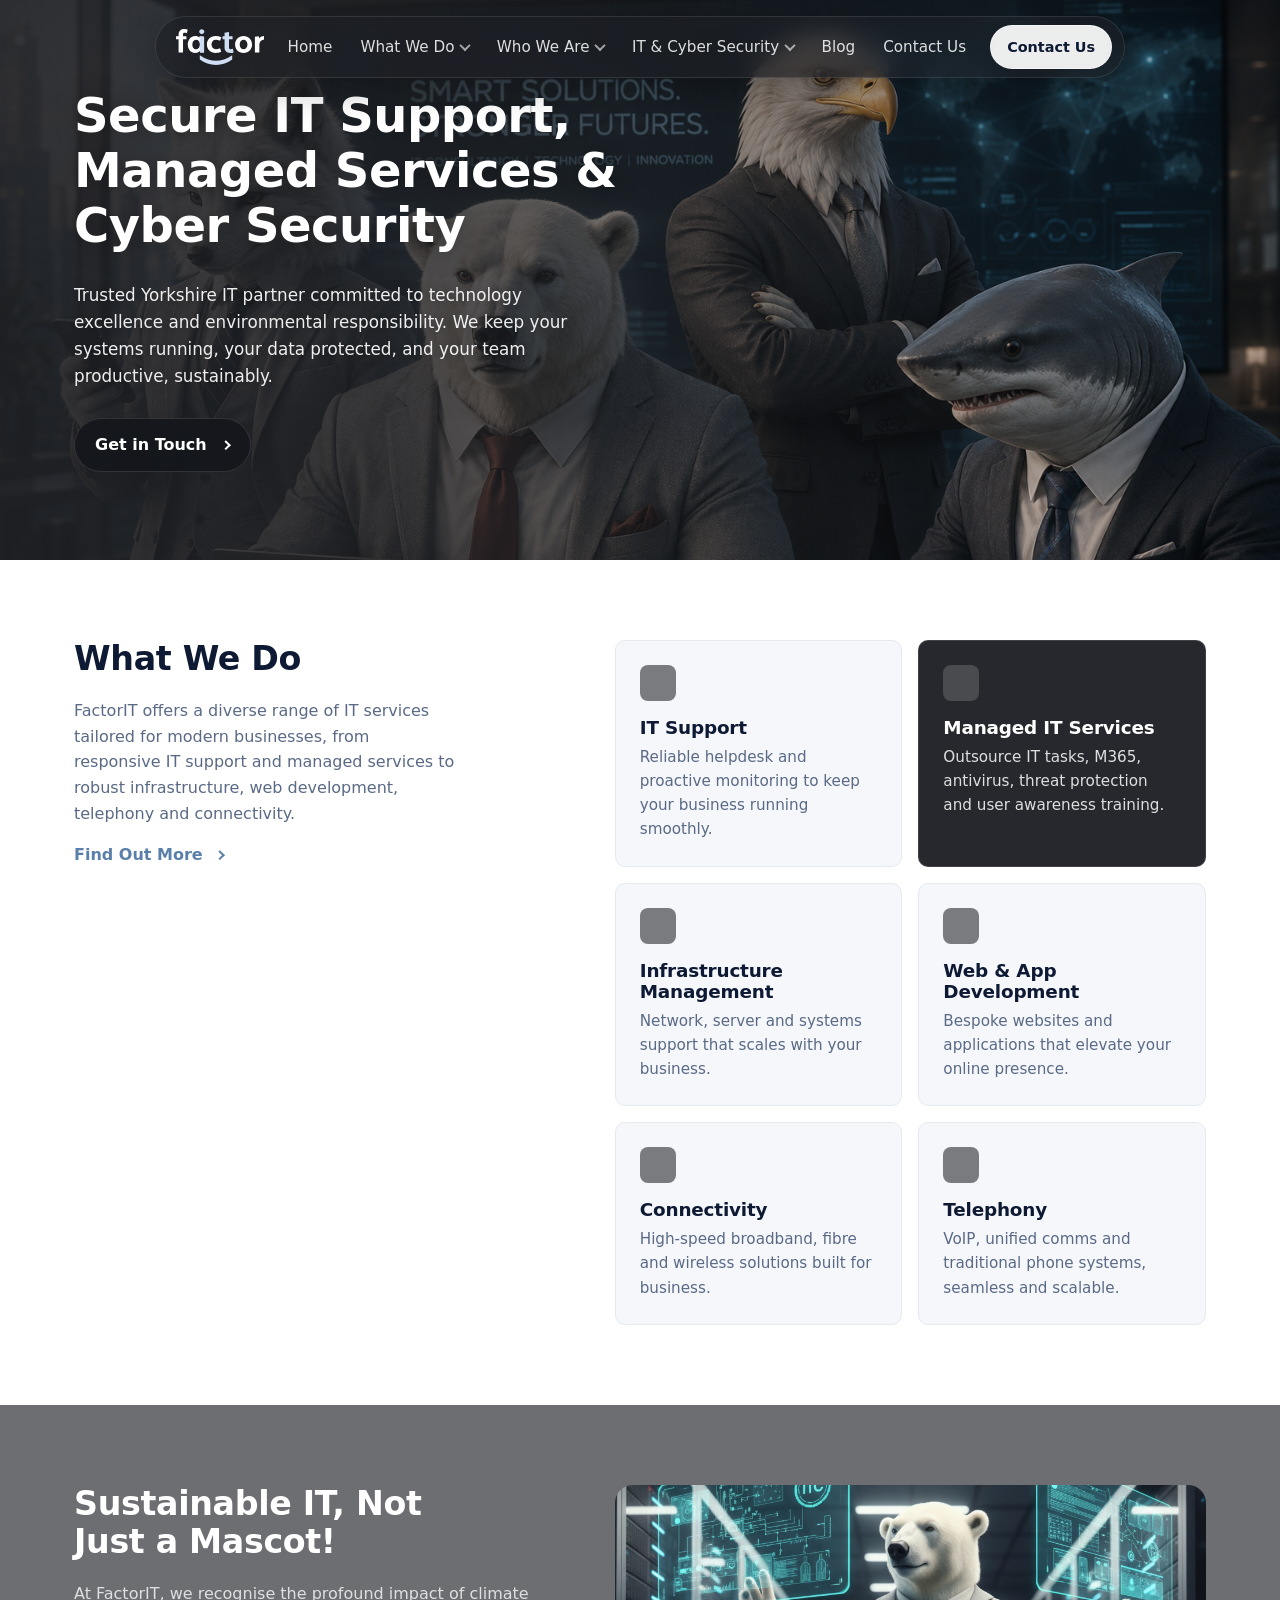
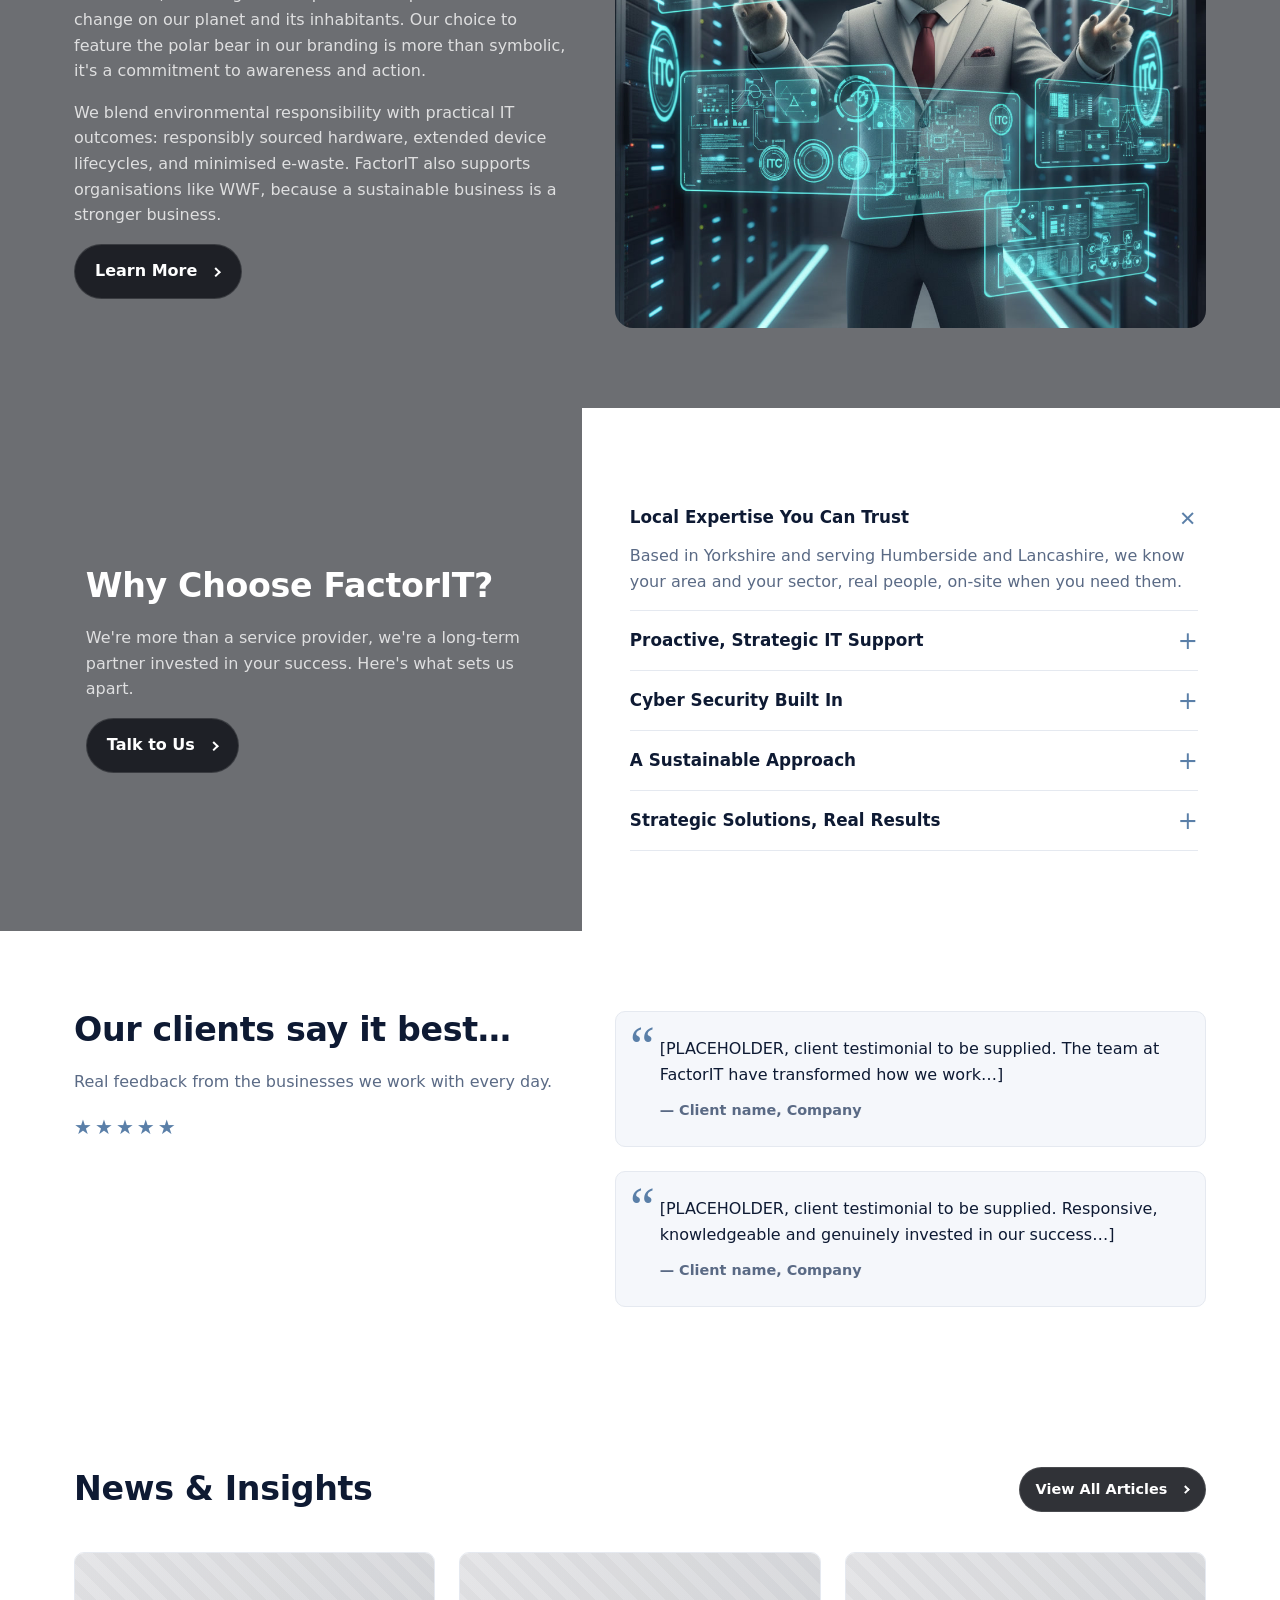
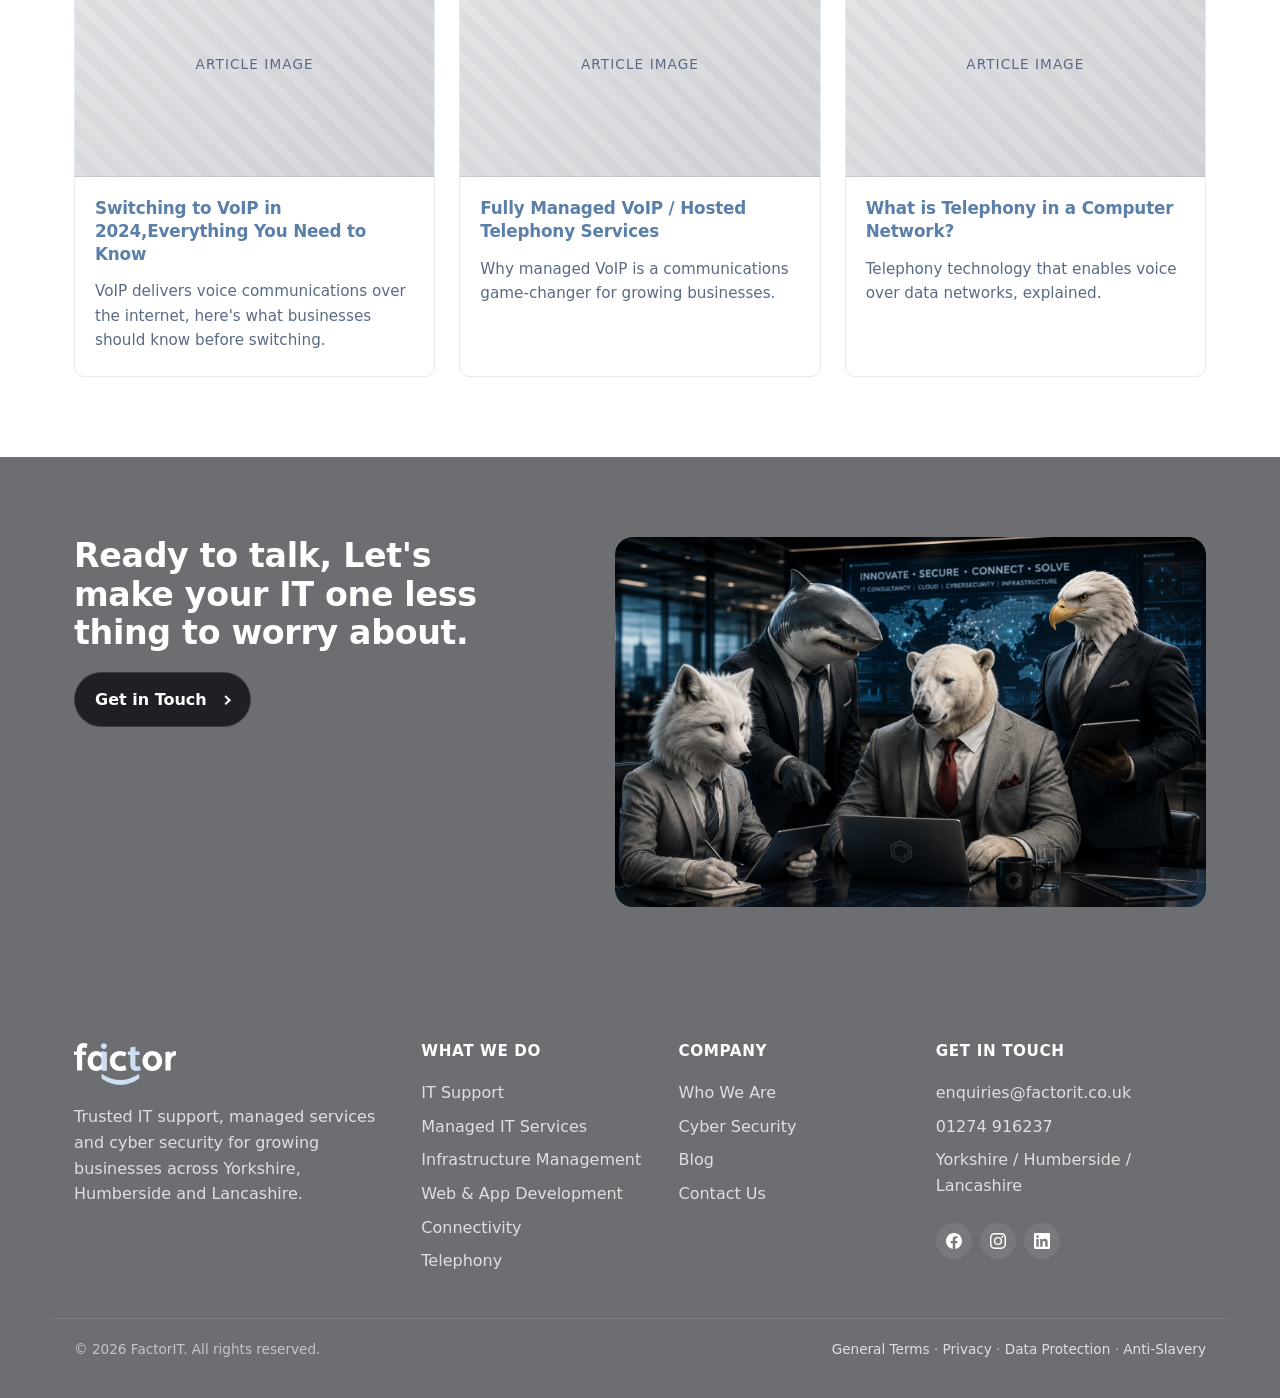
<file: index.html>
<!DOCTYPE html>
<html lang="en-GB">
<head>
    <meta charset="UTF-8">
    <meta name="viewport" content="width=device-width, initial-scale=1.0">
    <meta name="theme-color" content="#6c6e72">

    <title>FactorIT | West Yorkshire IT Support, Managed Services &amp; Cyber Security</title>
    <meta name="description" content="West Yorkshire IT consultancy delivering managed IT support, cyber security, infrastructure, telephony and connectivity for businesses across Yorkshire, Humberside and Lancashire. Free IT assessment available.">
    <link rel="canonical" href="https://factorit.co.uk/">

    <!-- Open Graph (Facebook / LinkedIn) -->
    <meta property="og:type" content="website">
    <meta property="og:site_name" content="FactorIT">
    <meta property="og:locale" content="en_GB">
    <meta property="og:title" content="FactorIT | West Yorkshire IT Support, Managed Services &amp; Cyber Security">
    <meta property="og:description" content="West Yorkshire IT consultancy delivering managed IT support, cyber security, infrastructure, telephony and connectivity for businesses across Yorkshire, Humberside and Lancashire. Free IT assessment available.">
    <meta property="og:url" content="https://factorit.co.uk/">
    <meta property="og:image" content="https://factorit.co.uk/assets/mascots/group/team-portrait.png">
    <meta property="og:image:alt" content="The FactorIT mascots, Pascal, Frozen, Oracle and Nano in the office">

    <!-- Twitter Card -->
    <meta name="twitter:card" content="summary_large_image">
    <meta name="twitter:title" content="FactorIT | West Yorkshire IT Support, Managed Services &amp; Cyber Security">
    <meta name="twitter:description" content="West Yorkshire IT consultancy delivering managed IT support, cyber security, infrastructure, telephony and connectivity for businesses across Yorkshire, Humberside and Lancashire. Free IT assessment available.">
    <meta name="twitter:image" content="https://factorit.co.uk/assets/mascots/group/team-portrait.png">

    <link rel="stylesheet" href="css/style.css">
    <!-- JSON-LD structured data (LocalBusiness + Organization) -->
    <script type="application/ld+json">
    {
        "@context": "https://schema.org",
        "@type": "ProfessionalService",
        "name": "FactorIT",
        "alternateName": "Factor IT",
        "description": "West Yorkshire IT consultancy delivering managed IT support, cyber security, infrastructure, telephony and connectivity for businesses across Yorkshire, Humberside and Lancashire.",
        "url": "https://factorit.co.uk/",
        "logo": "https://factorit.co.uk/assets/logos/factorit-wordmark.svg",
        "image": "https://factorit.co.uk/assets/mascots/group/team-portrait.png",
        "telephone": "+441274916237",
        "email": "enquiries@factorit.co.uk",
        "priceRange": "££",
        "address": {
            "@type": "PostalAddress",
            "addressRegion": "West Yorkshire",
            "addressCountry": "GB"
        },
        "areaServed": [
            { "@type": "AdministrativeArea", "name": "Yorkshire" },
            { "@type": "AdministrativeArea", "name": "West Yorkshire" },
            { "@type": "AdministrativeArea", "name": "Humberside" },
            { "@type": "AdministrativeArea", "name": "Lancashire" }
        ],
        "sameAs": [
            "https://www.facebook.com/people/Factor-IT/61553980573350/",
            "https://www.instagram.com/factoritservices/",
            "https://www.linkedin.com/company/factor-it1/"
        ],
        "makesOffer": [
            { "@type": "Offer", "itemOffered": { "@type": "Service", "name": "IT Support" } },
            { "@type": "Offer", "itemOffered": { "@type": "Service", "name": "Managed IT Services" } },
            { "@type": "Offer", "itemOffered": { "@type": "Service", "name": "Infrastructure Management" } },
            { "@type": "Offer", "itemOffered": { "@type": "Service", "name": "Web & App Development" } },
            { "@type": "Offer", "itemOffered": { "@type": "Service", "name": "Connectivity" } },
            { "@type": "Offer", "itemOffered": { "@type": "Service", "name": "VoIP Telephony" } },
            { "@type": "Offer", "itemOffered": { "@type": "Service", "name": "Cyber Security" } }
        ]
    }
    </script></head>
<body>

<!-- ============ HEADER / NAV ============ -->
<header class="site-header">
    <div class="container header-inner">
        <a href="index.html" class="brand">
            <img src="assets/logos/factorit-wordmark.svg" alt="FactorIT" class="brand-logo">
        </a>
        <button class="nav-toggle" type="button" aria-label="Open menu" aria-expanded="false" aria-controls="primary-nav-list">
            <span class="nav-toggle-bar"></span>
            <span class="nav-toggle-bar"></span>
            <span class="nav-toggle-bar"></span>
        </button>
        <nav class="primary-nav" aria-label="Primary">
            <ul id="primary-nav-list">
                <li><a href="index.html" aria-current="page">Home</a></li>
                <li class="has-submenu">
                    <a href="services.html">What We Do <span class="chev" aria-hidden="true"></span></a>
                    <ul class="submenu">
                        <li><a href="services.html#it-support">IT Support</a></li>
                        <li><a href="services.html#managed-it">Managed IT Services</a></li>
                        <li><a href="services.html#infrastructure">Infrastructure Management</a></li>
                        <li><a href="services.html#web-app">Web &amp; App Development</a></li>
                        <li><a href="services.html#connectivity">Connectivity</a></li>
                        <li><a href="services.html#telephony">Telephony</a></li>
                    </ul>
                </li>
                <li class="has-submenu">
                    <a href="team.html">Who We Are <span class="chev" aria-hidden="true"></span></a>
                    <ul class="submenu">
                        <li><a href="team.html#team">Our Team</a></li>
                        <li><a href="team.html#sustainability">Sustainability</a></li>
                    </ul>
                </li>
                <li class="has-submenu">
                    <a href="cyber-security.html">IT &amp; Cyber Security <span class="chev" aria-hidden="true"></span></a>
                    <ul class="submenu">
                        <li><a href="cyber-security.html#assessment">Free Assessment</a></li>
                        <li><a href="cyber-security.html#trial-offers">Trial Offers</a></li>
                        <li><a href="cyber-security.html#why-block">Why FactorIT</a></li>
                    </ul>
                </li>
                <li><a href="blog.html">Blog</a></li>
                <li><a href="contact.html">Contact Us</a></li>
            </ul>
        </nav>
        <a href="contact.html" class="btn btn-primary btn-sm header-cta">Contact Us</a>
    </div>
</header>

<!-- ============ HERO ============ -->
<section class="hero hero-cover">
    <img class="hero-bg" src="assets/mascots/group/team-portrait.png" alt="FactorIT's mascots, Pascal, Frozen, Oracle and Nano, together in the office">
    <div class="hero-overlay" aria-hidden="true"></div>
    <div class="container hero-content">
        <div class="hero-copy">
            <h1>Secure IT Support, Managed Services &amp; Cyber Security</h1>
            <p class="lede">Trusted Yorkshire IT partner committed to technology excellence and environmental responsibility. We keep your systems running, your data protected, and your team productive, sustainably.</p>
            <a href="contact.html" class="btn btn-primary">Get in Touch <span class="btn-chev" aria-hidden="true"></span></a>
        </div>
    </div>
</section>

<!-- ============ WHAT WE DO ============ -->
<section id="services" class="section what-we-do">
    <div class="container two-col">
        <div class="col-intro">
            <h2>What We Do</h2>
            <p>FactorIT offers a diverse range of IT services tailored for modern businesses, from responsive IT support and managed services to robust infrastructure, web development, telephony and connectivity.</p>
            <a href="services.html" class="link-arrow">Find Out More <span class="btn-chev" aria-hidden="true"></span></a>
        </div>
        <div class="col-grid">
            <ul class="service-grid">
                <li class="service-card">
                    <div class="service-icon" aria-hidden="true"></div>
                    <h3>IT Support</h3>
                    <p>Reliable helpdesk and proactive monitoring to keep your business running smoothly.</p>
                </li>
                <li class="service-card is-featured">
                    <div class="service-icon" aria-hidden="true"></div>
                    <h3>Managed IT Services</h3>
                    <p>Outsource IT tasks, M365, antivirus, threat protection and user awareness training.</p>
                </li>
                <li class="service-card">
                    <div class="service-icon" aria-hidden="true"></div>
                    <h3>Infrastructure Management</h3>
                    <p>Network, server and systems support that scales with your business.</p>
                </li>
                <li class="service-card">
                    <div class="service-icon" aria-hidden="true"></div>
                    <h3>Web &amp; App Development</h3>
                    <p>Bespoke websites and applications that elevate your online presence.</p>
                </li>
                <li class="service-card">
                    <div class="service-icon" aria-hidden="true"></div>
                    <h3>Connectivity</h3>
                    <p>High-speed broadband, fibre and wireless solutions built for business.</p>
                </li>
                <li class="service-card">
                    <div class="service-icon" aria-hidden="true"></div>
                    <h3>Telephony</h3>
                    <p>VoIP, unified comms and traditional phone systems, seamless and scalable.</p>
                </li>
            </ul>
        </div>
    </div>
</section>

<!-- ============ SUSTAINABLE IT ============ -->
<section id="sustainable" class="section sustainable">
    <div class="container two-col">
        <div class="col-copy">
            <h2>Sustainable IT, Not Just a Mascot!</h2>
            <p>At FactorIT, we recognise the profound impact of climate change on our planet and its inhabitants. Our choice to feature the polar bear in our branding is more than symbolic, it's a commitment to awareness and action.</p>
            <p>We blend environmental responsibility with practical IT outcomes: responsibly sourced hardware, extended device lifecycles, and minimised e-waste. FactorIT also supports organisations like WWF, because a sustainable business is a stronger business.</p>
            <a href="team.html" class="btn btn-primary">Learn More <span class="btn-chev" aria-hidden="true"></span></a>
        </div>
        <div class="col-media">
            <img class="media-img img-sustainable" src="assets/mascots/pascal/datacenter.jpg" alt="Pascal the polar bear, FactorIT's sustainability mascot">
        </div>
    </div>
</section>

<!-- ============ WHY CHOOSE ============ -->
<section id="why" class="section why-choose">
    <div class="why-grid">
        <div class="why-intro">
            <div class="why-intro-inner">
                <h2>Why Choose FactorIT?</h2>
                <p>We're more than a service provider, we're a long-term partner invested in your success. Here's what sets us apart.</p>
                <a href="contact.html" class="btn btn-primary">Talk to Us <span class="btn-chev" aria-hidden="true"></span></a>
            </div>
        </div>
        <div class="why-faq">
            <div class="why-faq-inner">
                <details class="faq-item" open>
                    <summary>Local Expertise You Can Trust</summary>
                    <div class="faq-body">
                        <p>Based in Yorkshire and serving Humberside and Lancashire, we know your area and your sector, real people, on-site when you need them.</p>
                    </div>
                </details>
                <details class="faq-item">
                    <summary>Proactive, Strategic IT Support</summary>
                    <div class="faq-body">
                        <p>We don't just react. Our helpdesk monitors and maintains your hardware so issues get resolved before they disrupt your day.</p>
                    </div>
                </details>
                <details class="faq-item">
                    <summary>Cyber Security Built In</summary>
                    <div class="faq-body">
                        <p>Managed antivirus, email threat protection and user awareness training are part of how we work, not an upsell.</p>
                    </div>
                </details>
                <details class="faq-item">
                    <summary>A Sustainable Approach</summary>
                    <div class="faq-body">
                        <p>Responsibly sourced hardware, extended device lifecycles and minimised e-waste, sustainability runs through everything we deliver.</p>
                    </div>
                </details>
                <details class="faq-item">
                    <summary>Strategic Solutions, Real Results</summary>
                    <div class="faq-body">
                        <p>We align technology decisions with your business objectives, so every investment moves the needle.</p>
                    </div>
                </details>
            </div>
        </div>
    </div>
</section>

<!-- ============ TESTIMONIALS ============ -->
<!-- TODO: Replace placeholder testimonials with real client quotes before launch. -->
<section class="section testimonials">
    <div class="container two-col">
        <div class="col-intro">
            <h2>Our clients say it best&hellip;</h2>
            <p>Real feedback from the businesses we work with every day.</p>
            <div class="stars" aria-label="5 out of 5 stars">
                <span>&#9733;</span><span>&#9733;</span><span>&#9733;</span><span>&#9733;</span><span>&#9733;</span>
            </div>
        </div>
        <div class="col-quotes">
            <blockquote class="quote">
                <span class="quote-mark" aria-hidden="true">&ldquo;</span>
                <p>[PLACEHOLDER, client testimonial to be supplied. The team at FactorIT have transformed how we work&hellip;]</p>
                <footer>&mdash; Client name, Company</footer>
            </blockquote>
            <blockquote class="quote">
                <span class="quote-mark" aria-hidden="true">&ldquo;</span>
                <p>[PLACEHOLDER, client testimonial to be supplied. Responsive, knowledgeable and genuinely invested in our success&hellip;]</p>
                <footer>&mdash; Client name, Company</footer>
            </blockquote>
        </div>
    </div>
</section>

<!-- ============ BLOG / NEWS & INSIGHTS ============ -->
<section id="insights" class="section news">
    <div class="container">
        <div class="section-head">
            <h2>News &amp; Insights</h2>
            <a href="blog.html" class="btn btn-primary btn-sm">View All Articles <span class="btn-chev" aria-hidden="true"></span></a>
        </div>
        <ul class="news-grid">
            <li class="news-card">
                <a href="blog/switching-to-voip-in-2024.html">
                    <div class="img-placeholder img-news" role="img" aria-label="Article thumbnail"><span>Article image</span></div>
                    <h3>Switching to VoIP in 2024,Everything You Need to Know</h3>
                    <p>VoIP delivers voice communications over the internet, here's what businesses should know before switching.</p>
                </a>
            </li>
            <li class="news-card">
                <a href="blog/fully-managed-voip-hosted-telephony-services.html">
                    <div class="img-placeholder img-news" role="img" aria-label="Article thumbnail"><span>Article image</span></div>
                    <h3>Fully Managed VoIP / Hosted Telephony Services</h3>
                    <p>Why managed VoIP is a communications game-changer for growing businesses.</p>
                </a>
            </li>
            <li class="news-card">
                <a href="blog/what-is-telephony-in-computer-network.html">
                    <div class="img-placeholder img-news" role="img" aria-label="Article thumbnail"><span>Article image</span></div>
                    <h3>What is Telephony in a Computer Network?</h3>
                    <p>Telephony technology that enables voice over data networks, explained.</p>
                </a>
            </li>
        </ul>
    </div>
</section>

<!-- ============ READY TO TALK CTA ============ -->
<section id="cta" class="section cta-strip">
    <div class="container two-col">
        <div class="col-copy">
            <h2>Ready to talk, Let's make your IT one less thing to worry about.</h2>
            <a href="contact.html" class="btn btn-primary">Get in Touch <span class="btn-chev" aria-hidden="true"></span></a>
        </div>
        <div class="col-media">
            <img class="media-img img-cta" src="assets/mascots/group/team-collaboration.png" alt="The FactorIT team mascots, Pascal, Frozen, Oracle and Nano, collaborating around a laptop">
        </div>
    </div>
</section>

<!-- ============ FOOTER ============ -->
<footer class="site-footer">
    <div class="container footer-grid">
        <div class="footer-brand">
            <a href="index.html" class="brand"><img src="assets/logos/factorit-wordmark.svg" alt="FactorIT" class="brand-logo"></a>
            <p>Trusted IT support, managed services and cyber security for growing businesses across Yorkshire, Humberside and Lancashire.</p>
        </div>
        <div class="footer-col">
            <h4>What We Do</h4>
            <ul>
                <li><a href="services.html">IT Support</a></li>
                <li><a href="services.html">Managed IT Services</a></li>
                <li><a href="services.html">Infrastructure Management</a></li>
                <li><a href="services.html">Web &amp; App Development</a></li>
                <li><a href="services.html">Connectivity</a></li>
                <li><a href="services.html">Telephony</a></li>
            </ul>
        </div>
        <div class="footer-col">
            <h4>Company</h4>
            <ul>
                <li><a href="team.html">Who We Are</a></li>
                <li><a href="cyber-security.html">Cyber Security</a></li>
                <li><a href="blog.html">Blog</a></li>
                <li><a href="contact.html">Contact Us</a></li>
            </ul>
        </div>
        <div class="footer-col">
            <h4>Get in Touch</h4>
            <ul>
                <li><a href="mailto:enquiries@factorit.co.uk">enquiries@factorit.co.uk</a></li>
                <li><a href="tel:01274916237">01274 916237</a></li>
                <li>Yorkshire / Humberside / Lancashire</li>
            </ul>
            <ul class="social">
                <li><a href="https://www.facebook.com/people/Factor-IT/61553980573350/" class="social-facebook" aria-label="Facebook"><svg viewBox="0 0 24 24" fill="currentColor" aria-hidden="true"><path d="M24 12.073c0-6.627-5.373-12-12-12s-12 5.373-12 12c0 5.99 4.388 10.954 10.125 11.854v-8.385H7.078v-3.47h3.047V9.43c0-3.007 1.792-4.669 4.533-4.669 1.312 0 2.686.235 2.686.235v2.953H15.83c-1.491 0-1.956.925-1.956 1.874v2.25h3.328l-.532 3.47h-2.796v8.385C19.612 23.027 24 18.062 24 12.073z"/></svg></a></li>
                <li><a href="https://www.instagram.com/factoritservices/" class="social-instagram" aria-label="Instagram"><svg viewBox="0 0 24 24" fill="currentColor" aria-hidden="true"><path d="M12 2.163c3.204 0 3.584.012 4.85.07 3.252.148 4.771 1.691 4.919 4.919.058 1.265.069 1.645.069 4.849 0 3.205-.012 3.584-.069 4.849-.149 3.225-1.664 4.771-4.919 4.919-1.266.058-1.644.07-4.85.07-3.204 0-3.584-.012-4.849-.07-3.26-.149-4.771-1.699-4.919-4.92-.058-1.265-.07-1.644-.07-4.849 0-3.204.013-3.583.07-4.849.149-3.227 1.664-4.771 4.919-4.919 1.266-.057 1.645-.069 4.849-.069zM12 0C8.741 0 8.333.014 7.053.072 2.695.272.273 2.69.073 7.052.014 8.333 0 8.741 0 12c0 3.259.014 3.668.072 4.948.2 4.358 2.618 6.78 6.98 6.98C8.333 23.986 8.741 24 12 24c3.259 0 3.668-.014 4.948-.072 4.354-.2 6.782-2.618 6.979-6.98.059-1.28.073-1.689.073-4.948 0-3.259-.014-3.667-.072-4.947-.196-4.354-2.617-6.78-6.979-6.98C15.668.014 15.259 0 12 0zm0 5.838a6.162 6.162 0 100 12.324 6.162 6.162 0 000-12.324zM12 16a4 4 0 110-8 4 4 0 010 8zm6.406-11.845a1.44 1.44 0 100 2.881 1.44 1.44 0 000-2.881z"/></svg></a></li>
                <li><a href="https://www.linkedin.com/company/factor-it1/" class="social-linkedin" aria-label="LinkedIn"><svg viewBox="0 0 24 24" fill="currentColor" aria-hidden="true"><path d="M20.447 20.452h-3.554v-5.569c0-1.328-.027-3.037-1.852-3.037-1.853 0-2.136 1.445-2.136 2.939v5.667H9.351V9h3.414v1.561h.046c.477-.9 1.637-1.85 3.37-1.85 3.601 0 4.267 2.37 4.267 5.455v6.286zM5.337 7.433a2.062 2.062 0 01-2.063-2.065 2.063 2.063 0 112.063 2.065zm1.782 13.019H3.555V9h3.564v11.452zM22.225 0H1.771C.792 0 0 .774 0 1.729v20.542C0 23.227.792 24 1.771 24h20.451C23.2 24 24 23.227 24 22.271V1.729C24 .774 23.2 0 22.222 0h.003z"/></svg></a></li>
            </ul>
        </div>
    </div>
    <div class="container footer-base">
        <p>&copy; <span id="current-year">2026</span> FactorIT. All rights reserved.</p>
        <p>
            <a href="general-terms-of-business.html">General Terms</a> &middot;
            <a href="privacy-policy.html">Privacy</a> &middot;
            <a href="data-protection-policy.html">Data Protection</a> &middot;
            <a href="anti-slavery.html">Anti-Slavery</a>
        </p>
    </div>
</footer>

<script src="js/main.js"></script>
</body>
</html>
</file>
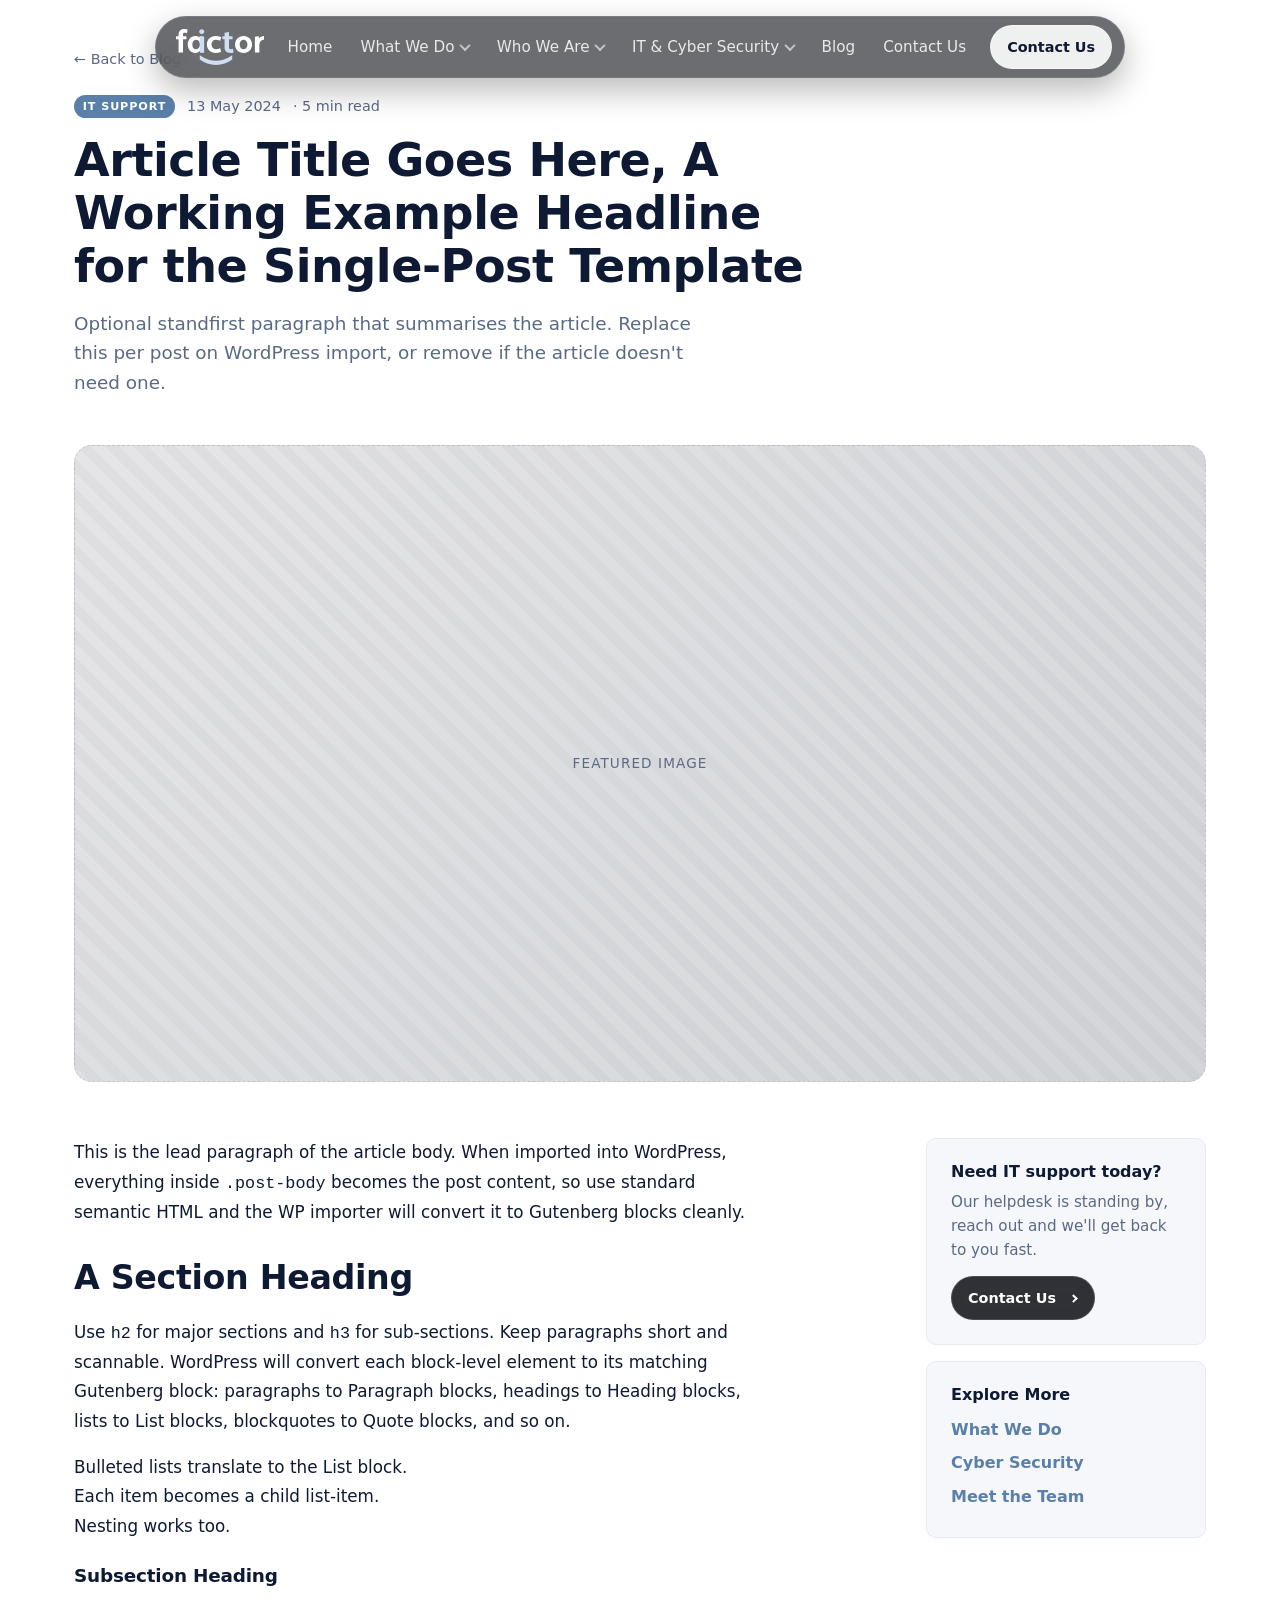
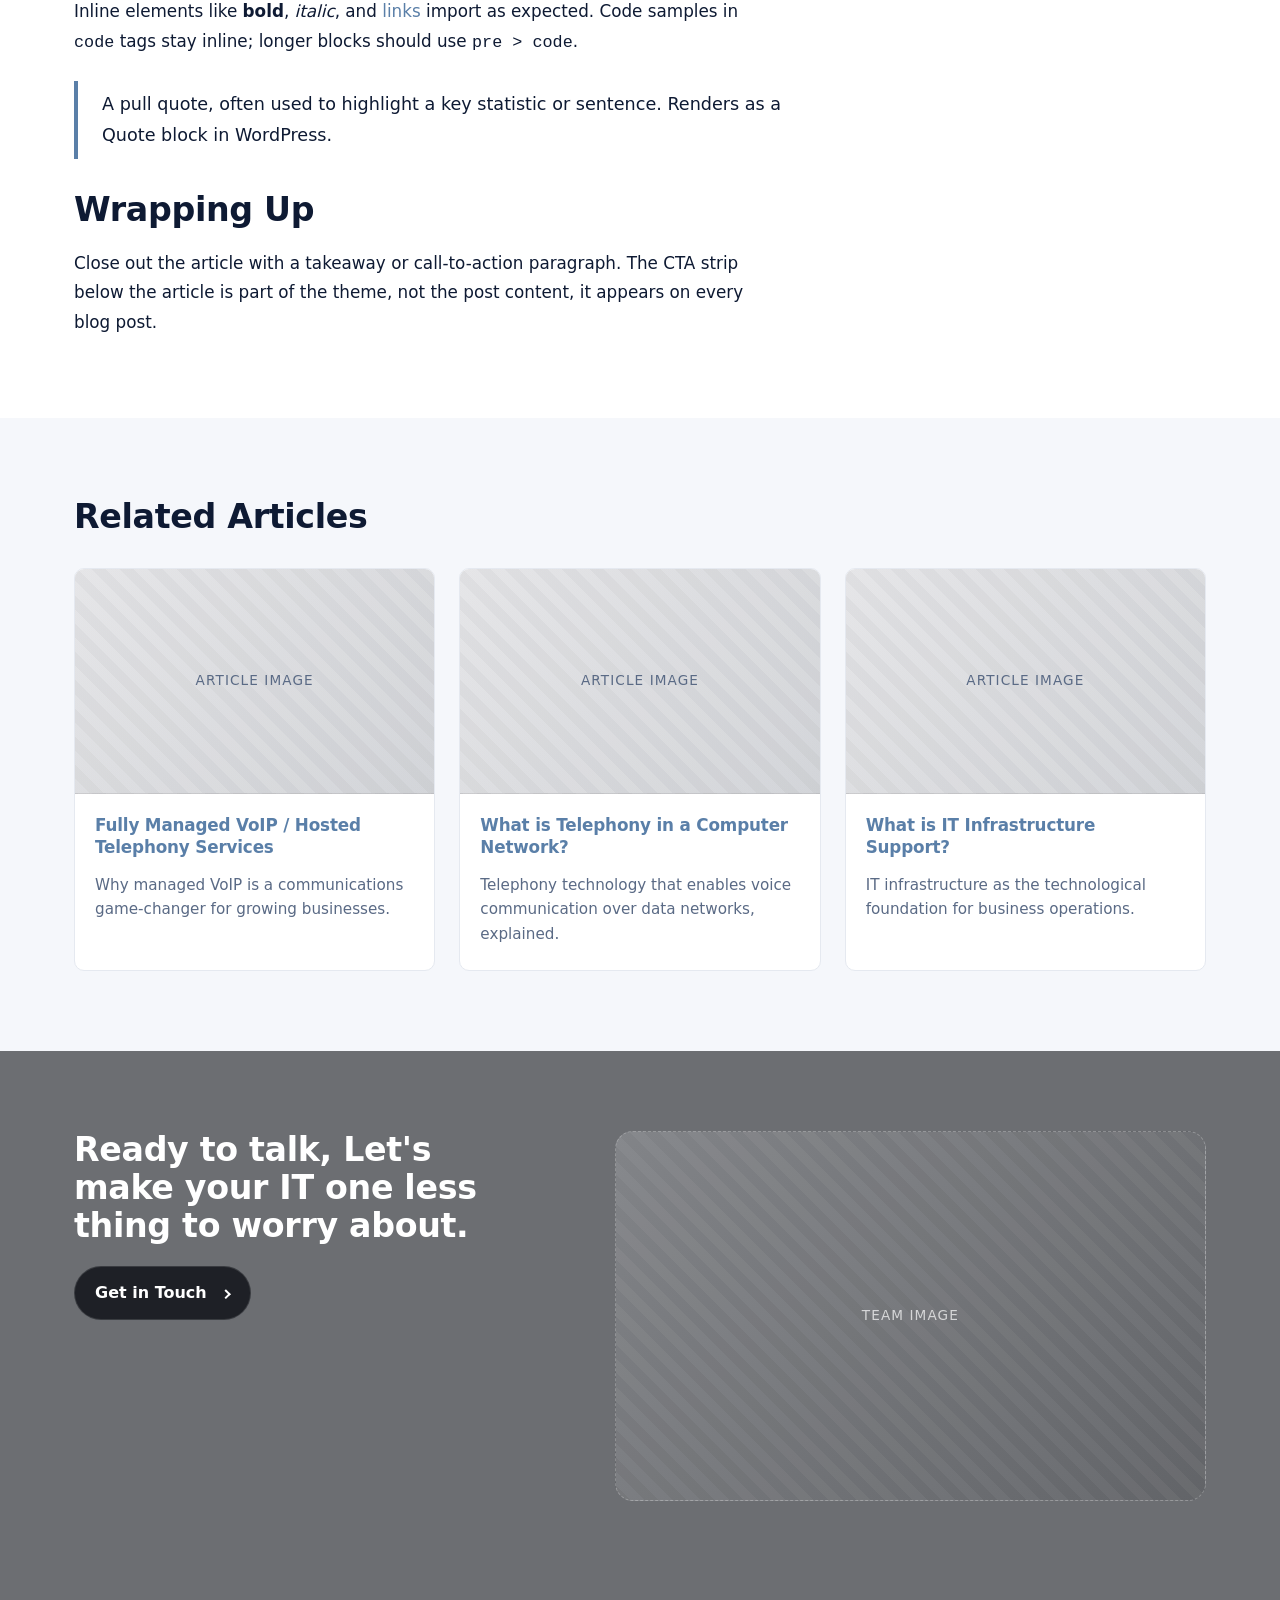
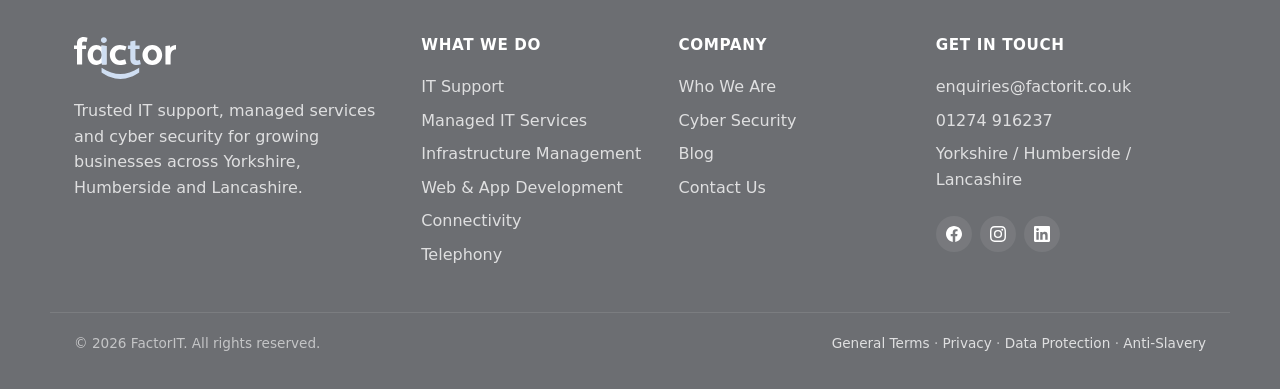
<file: blog-post.html>
<!DOCTYPE html>
<html lang="en-GB">
<head>
    <meta charset="UTF-8">
    <meta name="viewport" content="width=device-width, initial-scale=1.0">
    <meta name="theme-color" content="#6c6e72">

    <title>Article Title | FactorIT Blog</title>
    <meta name="description" content="Per-post excerpt fills this on WP import. Single-post template for the FactorIT blog.">
    <link rel="canonical" href="https://factorit.co.uk/blog-post.html">

    <!-- Open Graph (Facebook / LinkedIn) -->
    <meta property="og:type" content="article">
    <meta property="og:site_name" content="FactorIT">
    <meta property="og:locale" content="en_GB">
    <meta property="og:title" content="Article Title | FactorIT Blog">
    <meta property="og:description" content="Per-post excerpt fills this on WP import. Single-post template for the FactorIT blog.">
    <meta property="og:url" content="https://factorit.co.uk/blog-post.html">
    <meta property="og:image" content="https://factorit.co.uk/assets/mascots/group/team-portrait.png">
    <meta property="og:image:alt" content="The FactorIT mascots, Pascal, Frozen, Oracle and Nano in the office">

    <!-- Twitter Card -->
    <meta name="twitter:card" content="summary_large_image">
    <meta name="twitter:title" content="Article Title | FactorIT Blog">
    <meta name="twitter:description" content="Per-post excerpt fills this on WP import. Single-post template for the FactorIT blog.">
    <meta name="twitter:image" content="https://factorit.co.uk/assets/mascots/group/team-portrait.png">

    <link rel="stylesheet" href="css/style.css">
    <!-- JSON-LD: Article template (per-post fills datePublished / author / headline on WP import) -->
    <script type="application/ld+json">
    {
        "@context": "https://schema.org",
        "@type": "Article",
        "headline": "Article Title Goes Here",
        "image": "https://factorit.co.uk/assets/mascots/group/team-portrait.png",
        "publisher": { "@type": "Organization", "name": "FactorIT", "logo": "https://factorit.co.uk/assets/logos/factorit-wordmark.svg" },
        "author": { "@type": "Organization", "name": "FactorIT" },
        "datePublished": "2024-05-13"
    }
    </script>
    <script type="application/ld+json">
    {
        "@context": "https://schema.org",
        "@type": "BreadcrumbList",
        "itemListElement": [
            { "@type": "ListItem", "position": 1, "name": "Home", "item": "https://factorit.co.uk/" },
            { "@type": "ListItem", "position": 2, "name": "Blog", "item": "https://factorit.co.uk/blog.html" },
            { "@type": "ListItem", "position": 3, "name": "Article", "item": "https://factorit.co.uk/blog-post.html" }
        ]
    }
    </script></head>
<body>

<!-- ============ HEADER / NAV ============ -->
<header class="site-header">
    <div class="container header-inner">
        <a href="index.html" class="brand">
            <img src="assets/logos/factorit-wordmark.svg" alt="FactorIT" class="brand-logo">
        </a>
        <button class="nav-toggle" type="button" aria-label="Open menu" aria-expanded="false" aria-controls="primary-nav-list">
            <span class="nav-toggle-bar"></span>
            <span class="nav-toggle-bar"></span>
            <span class="nav-toggle-bar"></span>
        </button>
        <nav class="primary-nav" aria-label="Primary">
            <ul id="primary-nav-list">
                <li><a href="index.html">Home</a></li>
                <li class="has-submenu">
                    <a href="services.html">What We Do <span class="chev" aria-hidden="true"></span></a>
                    <ul class="submenu">
                        <li><a href="services.html#it-support">IT Support</a></li>
                        <li><a href="services.html#managed-it">Managed IT Services</a></li>
                        <li><a href="services.html#infrastructure">Infrastructure Management</a></li>
                        <li><a href="services.html#web-app">Web &amp; App Development</a></li>
                        <li><a href="services.html#connectivity">Connectivity</a></li>
                        <li><a href="services.html#telephony">Telephony</a></li>
                    </ul>
                </li>
                <li class="has-submenu">
                    <a href="team.html">Who We Are <span class="chev" aria-hidden="true"></span></a>
                    <ul class="submenu">
                        <li><a href="team.html#team">Our Team</a></li>
                        <li><a href="team.html#sustainability">Sustainability</a></li>
                    </ul>
                </li>
                <li class="has-submenu">
                    <a href="cyber-security.html">IT &amp; Cyber Security <span class="chev" aria-hidden="true"></span></a>
                    <ul class="submenu">
                        <li><a href="cyber-security.html#assessment">Free Assessment</a></li>
                        <li><a href="cyber-security.html#trial-offers">Trial Offers</a></li>
                        <li><a href="cyber-security.html#why-block">Why FactorIT</a></li>
                    </ul>
                </li>
                <li><a href="blog.html" aria-current="page">Blog</a></li>
                <li><a href="contact.html">Contact Us</a></li>
            </ul>
        </nav>
        <a href="contact.html" class="btn btn-primary btn-sm header-cta">Contact Us</a>
    </div>
</header>

<!--
    WP IMPLEMENTATION NOTE:
    This is single.php in WordPress terms. The .post-article markup is what The Importer (or HTML Import 2) maps to the post body.
    - <h1 class="post-title"> becomes the_title()
    - .post-meta values come from the_date(), the_category()
    - .post-body wraps the_content()
    - .post-share + .post-related are theme partials, not imported content
-->

<!-- ============ POST HEADER ============ -->
<section class="post-hero">
    <div class="container">
        <p class="post-breadcrumb"><a href="blog.html">&larr; Back to Blog</a></p>
        <div class="post-meta">
            <span class="post-cat">IT Support</span>
            <time datetime="2024-05-13">13 May 2024</time>
            <span class="post-read">&middot; 5 min read</span>
        </div>
        <h1 class="post-title">Article Title Goes Here, A Working Example Headline for the Single-Post Template</h1>
        <p class="post-deck">Optional standfirst paragraph that summarises the article. Replace this per post on WordPress import, or remove if the article doesn't need one.</p>
    </div>
</section>

<section class="post-feature">
    <div class="container">
        <div class="img-placeholder img-post-feature" role="img" aria-label="Featured image"><span>Featured image</span></div>
    </div>
</section>

<!-- ============ POST BODY ============ -->
<article class="post-article">
    <div class="container post-layout">

        <div class="post-body">
            <p>This is the lead paragraph of the article body. When imported into WordPress, everything inside <code>.post-body</code> becomes the post content, so use standard semantic HTML and the WP importer will convert it to Gutenberg blocks cleanly.</p>

            <h2>A Section Heading</h2>
            <p>Use <code>h2</code> for major sections and <code>h3</code> for sub-sections. Keep paragraphs short and scannable. WordPress will convert each block-level element to its matching Gutenberg block: paragraphs to Paragraph blocks, headings to Heading blocks, lists to List blocks, blockquotes to Quote blocks, and so on.</p>

            <ul>
                <li>Bulleted lists translate to the List block.</li>
                <li>Each item becomes a child list-item.</li>
                <li>Nesting works too.</li>
            </ul>

            <h3>Subsection Heading</h3>
            <p>Inline elements like <strong>bold</strong>, <em>italic</em>, and <a href="#">links</a> import as expected. Code samples in <code>code</code> tags stay inline; longer blocks should use <code>pre &gt; code</code>.</p>

            <blockquote>
                <p>A pull quote, often used to highlight a key statistic or sentence. Renders as a Quote block in WordPress.</p>
            </blockquote>

            <h2>Wrapping Up</h2>
            <p>Close out the article with a takeaway or call-to-action paragraph. The CTA strip below the article is part of the theme, not the post content, it appears on every blog post.</p>
        </div>

        <aside class="post-sidebar">
            <div class="sidebar-card">
                <h4>Need IT support today?</h4>
                <p>Our helpdesk is standing by, reach out and we'll get back to you fast.</p>
                <a href="contact.html" class="btn btn-primary btn-sm">Contact Us <span class="btn-chev" aria-hidden="true"></span></a>
            </div>

            <div class="sidebar-card">
                <h4>Explore More</h4>
                <ul>
                    <li><a href="services.html">What We Do</a></li>
                    <li><a href="cyber-security.html">Cyber Security</a></li>
                    <li><a href="team.html">Meet the Team</a></li>
                </ul>
            </div>
        </aside>

    </div>
</article>

<!-- ============ RELATED POSTS ============ -->
<section class="section post-related">
    <div class="container">
        <h2>Related Articles</h2>
        <ul class="news-grid">
            <li class="news-card">
                <a href="blog/fully-managed-voip-hosted-telephony-services.html">
                    <div class="img-placeholder img-news" role="img" aria-label="Article thumbnail"><span>Article image</span></div>
                    <h3>Fully Managed VoIP / Hosted Telephony Services</h3>
                    <p>Why managed VoIP is a communications game-changer for growing businesses.</p>
                </a>
            </li>
            <li class="news-card">
                <a href="blog/what-is-telephony-in-computer-network.html">
                    <div class="img-placeholder img-news" role="img" aria-label="Article thumbnail"><span>Article image</span></div>
                    <h3>What is Telephony in a Computer Network?</h3>
                    <p>Telephony technology that enables voice communication over data networks, explained.</p>
                </a>
            </li>
            <li class="news-card">
                <a href="blog/what-is-it-infrastructure-support.html">
                    <div class="img-placeholder img-news" role="img" aria-label="Article thumbnail"><span>Article image</span></div>
                    <h3>What is IT Infrastructure Support?</h3>
                    <p>IT infrastructure as the technological foundation for business operations.</p>
                </a>
            </li>
        </ul>
    </div>
</section>

<!-- ============ CTA STRIP ============ -->
<section class="section cta-strip">
    <div class="container two-col">
        <div class="col-copy">
            <h2>Ready to talk, Let's make your IT one less thing to worry about.</h2>
            <a href="contact.html" class="btn btn-primary">Get in Touch <span class="btn-chev" aria-hidden="true"></span></a>
        </div>
        <div class="col-media">
            <div class="img-placeholder img-cta" role="img" aria-label="Team imagery"><span>Team image</span></div>
        </div>
    </div>
</section>

<!-- ============ FOOTER ============ -->
<footer class="site-footer">
    <div class="container footer-grid">
        <div class="footer-brand">
            <a href="index.html" class="brand"><img src="assets/logos/factorit-wordmark.svg" alt="FactorIT" class="brand-logo"></a>
            <p>Trusted IT support, managed services and cyber security for growing businesses across Yorkshire, Humberside and Lancashire.</p>
        </div>
        <div class="footer-col">
            <h4>What We Do</h4>
            <ul>
                <li><a href="services.html#it-support">IT Support</a></li>
                <li><a href="services.html#managed-it">Managed IT Services</a></li>
                <li><a href="services.html#infrastructure">Infrastructure Management</a></li>
                <li><a href="services.html#web-app">Web &amp; App Development</a></li>
                <li><a href="services.html#connectivity">Connectivity</a></li>
                <li><a href="services.html#telephony">Telephony</a></li>
            </ul>
        </div>
        <div class="footer-col">
            <h4>Company</h4>
            <ul>
                <li><a href="team.html">Who We Are</a></li>
                <li><a href="cyber-security.html">Cyber Security</a></li>
                <li><a href="blog.html">Blog</a></li>
                <li><a href="contact.html">Contact Us</a></li>
            </ul>
        </div>
        <div class="footer-col">
            <h4>Get in Touch</h4>
            <ul>
                <li><a href="mailto:enquiries@factorit.co.uk">enquiries@factorit.co.uk</a></li>
                <li><a href="tel:01274916237">01274 916237</a></li>
                <li>Yorkshire / Humberside / Lancashire</li>
            </ul>
            <ul class="social">
                <li><a href="https://www.facebook.com/people/Factor-IT/61553980573350/" class="social-facebook" aria-label="Facebook"><svg viewBox="0 0 24 24" fill="currentColor" aria-hidden="true"><path d="M24 12.073c0-6.627-5.373-12-12-12s-12 5.373-12 12c0 5.99 4.388 10.954 10.125 11.854v-8.385H7.078v-3.47h3.047V9.43c0-3.007 1.792-4.669 4.533-4.669 1.312 0 2.686.235 2.686.235v2.953H15.83c-1.491 0-1.956.925-1.956 1.874v2.25h3.328l-.532 3.47h-2.796v8.385C19.612 23.027 24 18.062 24 12.073z"/></svg></a></li>
                <li><a href="https://www.instagram.com/factoritservices/" class="social-instagram" aria-label="Instagram"><svg viewBox="0 0 24 24" fill="currentColor" aria-hidden="true"><path d="M12 2.163c3.204 0 3.584.012 4.85.07 3.252.148 4.771 1.691 4.919 4.919.058 1.265.069 1.645.069 4.849 0 3.205-.012 3.584-.069 4.849-.149 3.225-1.664 4.771-4.919 4.919-1.266.058-1.644.07-4.85.07-3.204 0-3.584-.012-4.849-.07-3.26-.149-4.771-1.699-4.919-4.92-.058-1.265-.07-1.644-.07-4.849 0-3.204.013-3.583.07-4.849.149-3.227 1.664-4.771 4.919-4.919 1.266-.057 1.645-.069 4.849-.069zM12 0C8.741 0 8.333.014 7.053.072 2.695.272.273 2.69.073 7.052.014 8.333 0 8.741 0 12c0 3.259.014 3.668.072 4.948.2 4.358 2.618 6.78 6.98 6.98C8.333 23.986 8.741 24 12 24c3.259 0 3.668-.014 4.948-.072 4.354-.2 6.782-2.618 6.979-6.98.059-1.28.073-1.689.073-4.948 0-3.259-.014-3.667-.072-4.947-.196-4.354-2.617-6.78-6.979-6.98C15.668.014 15.259 0 12 0zm0 5.838a6.162 6.162 0 100 12.324 6.162 6.162 0 000-12.324zM12 16a4 4 0 110-8 4 4 0 010 8zm6.406-11.845a1.44 1.44 0 100 2.881 1.44 1.44 0 000-2.881z"/></svg></a></li>
                <li><a href="https://www.linkedin.com/company/factor-it1/" class="social-linkedin" aria-label="LinkedIn"><svg viewBox="0 0 24 24" fill="currentColor" aria-hidden="true"><path d="M20.447 20.452h-3.554v-5.569c0-1.328-.027-3.037-1.852-3.037-1.853 0-2.136 1.445-2.136 2.939v5.667H9.351V9h3.414v1.561h.046c.477-.9 1.637-1.85 3.37-1.85 3.601 0 4.267 2.37 4.267 5.455v6.286zM5.337 7.433a2.062 2.062 0 01-2.063-2.065 2.063 2.063 0 112.063 2.065zm1.782 13.019H3.555V9h3.564v11.452zM22.225 0H1.771C.792 0 0 .774 0 1.729v20.542C0 23.227.792 24 1.771 24h20.451C23.2 24 24 23.227 24 22.271V1.729C24 .774 23.2 0 22.222 0h.003z"/></svg></a></li>
            </ul>
        </div>
    </div>
    <div class="container footer-base">
        <p>&copy; <span id="current-year">2026</span> FactorIT. All rights reserved.</p>
        <p>
            <a href="general-terms-of-business.html">General Terms</a> &middot;
            <a href="privacy-policy.html">Privacy</a> &middot;
            <a href="data-protection-policy.html">Data Protection</a> &middot;
            <a href="anti-slavery.html">Anti-Slavery</a>
        </p>
    </div>
</footer>

<script src="js/main.js"></script>
</body>
</html>
</file>
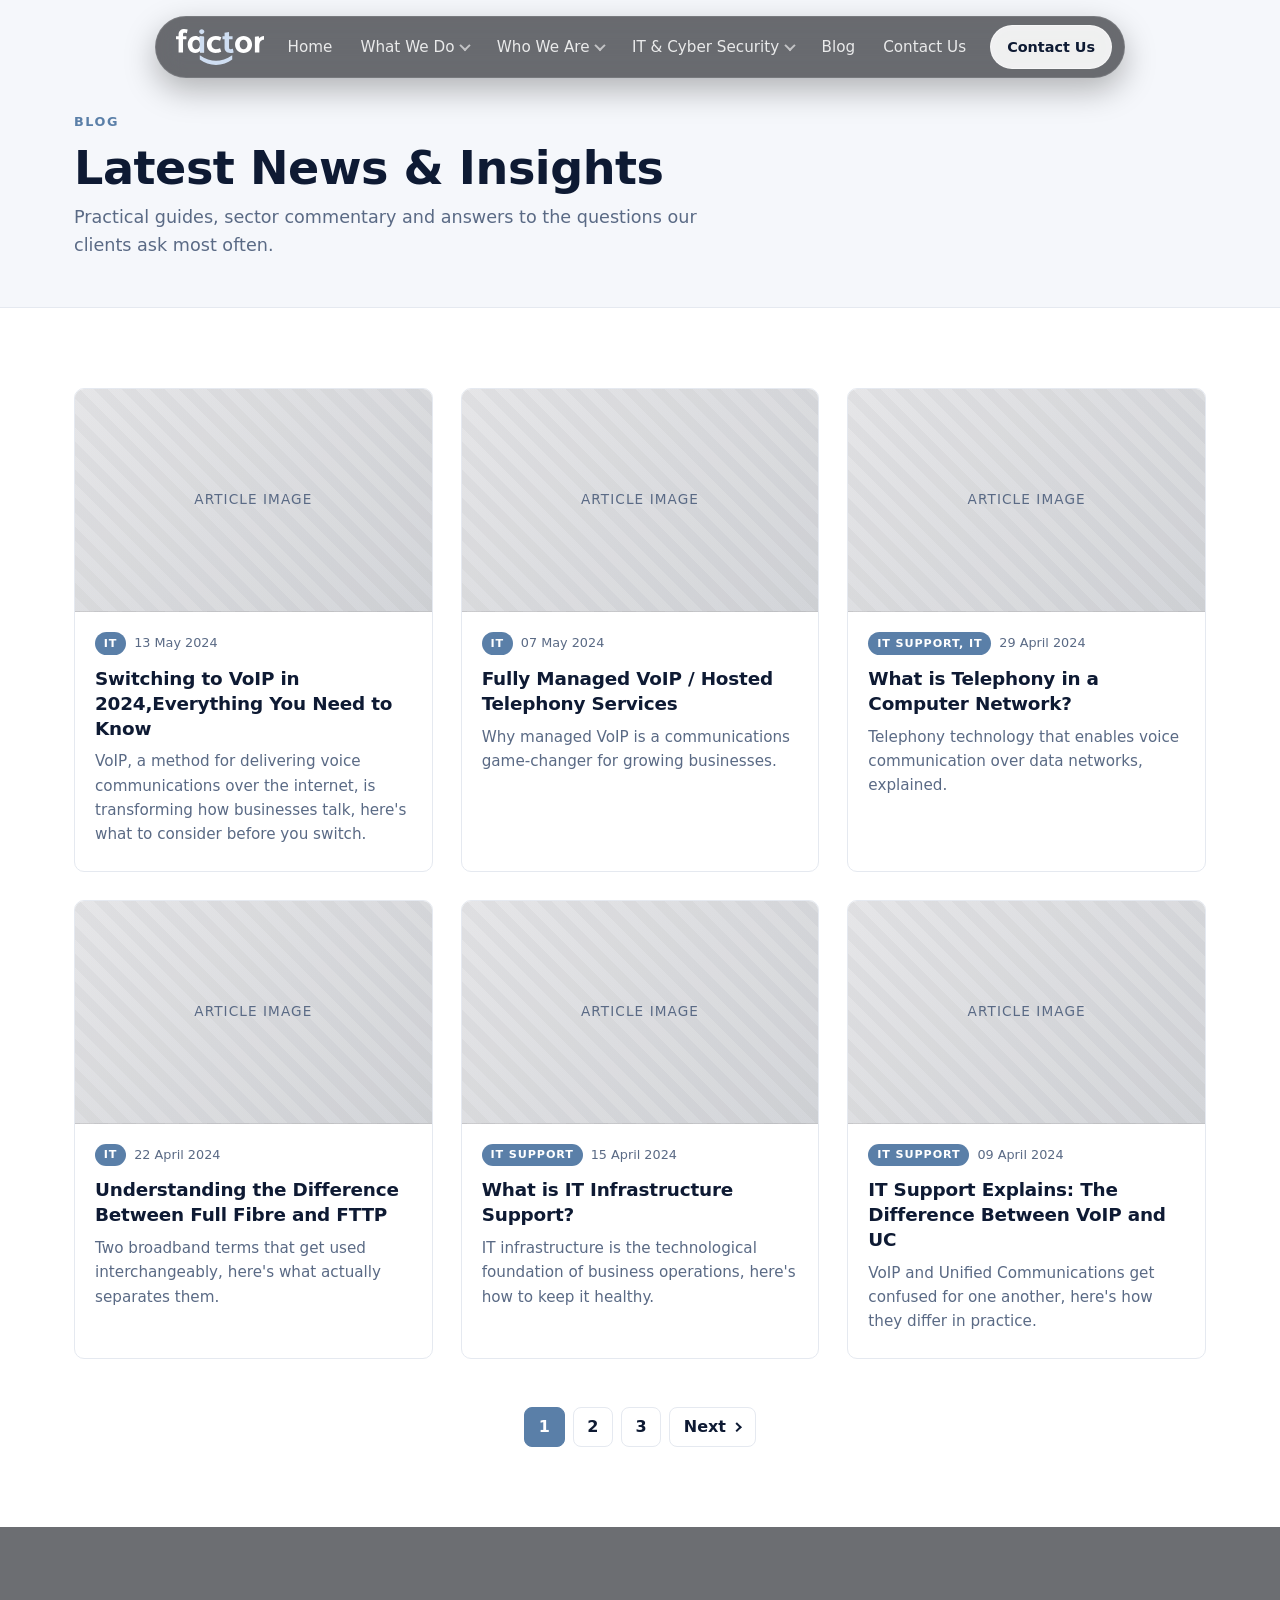
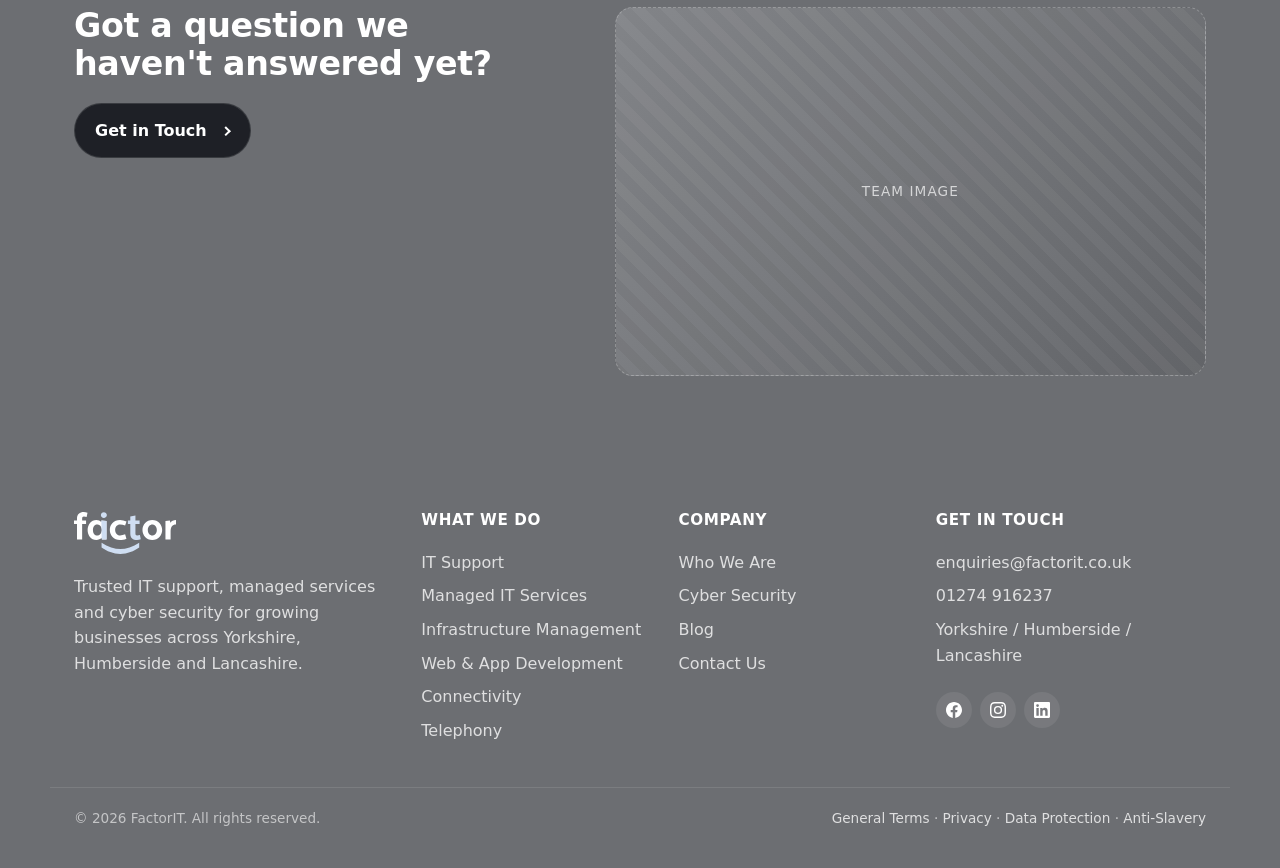
<file: blog.html>
<!DOCTYPE html>
<html lang="en-GB">
<head>
    <meta charset="UTF-8">
    <meta name="viewport" content="width=device-width, initial-scale=1.0">
    <meta name="theme-color" content="#6c6e72">

    <title>IT, VoIP &amp; Cyber Security Insights | FactorIT Blog</title>
    <meta name="description" content="Practical guides on IT support, VoIP telephony, fibre connectivity, infrastructure and cyber security from FactorIT's West Yorkshire team.">
    <link rel="canonical" href="https://factorit.co.uk/blog.html">

    <!-- Open Graph (Facebook / LinkedIn) -->
    <meta property="og:type" content="blog">
    <meta property="og:site_name" content="FactorIT">
    <meta property="og:locale" content="en_GB">
    <meta property="og:title" content="IT, VoIP &amp; Cyber Security Insights | FactorIT Blog">
    <meta property="og:description" content="Practical guides on IT support, VoIP telephony, fibre connectivity, infrastructure and cyber security from FactorIT's West Yorkshire team.">
    <meta property="og:url" content="https://factorit.co.uk/blog.html">
    <meta property="og:image" content="https://factorit.co.uk/assets/mascots/group/team-portrait.png">
    <meta property="og:image:alt" content="The FactorIT mascots, Pascal, Frozen, Oracle and Nano in the office">

    <!-- Twitter Card -->
    <meta name="twitter:card" content="summary_large_image">
    <meta name="twitter:title" content="IT, VoIP &amp; Cyber Security Insights | FactorIT Blog">
    <meta name="twitter:description" content="Practical guides on IT support, VoIP telephony, fibre connectivity, infrastructure and cyber security from FactorIT's West Yorkshire team.">
    <meta name="twitter:image" content="https://factorit.co.uk/assets/mascots/group/team-portrait.png">

    <link rel="stylesheet" href="css/style.css">
    <!-- JSON-LD: Blog -->
    <script type="application/ld+json">
    {
        "@context": "https://schema.org",
        "@type": "Blog",
        "name": "FactorIT Blog",
        "description": "IT, VoIP and cyber security insights from FactorIT's West Yorkshire team.",
        "url": "https://factorit.co.uk/blog.html",
        "publisher": { "@type": "Organization", "name": "FactorIT", "logo": "https://factorit.co.uk/assets/logos/factorit-wordmark.svg" }
    }
    </script>
    <script type="application/ld+json">
    {
        "@context": "https://schema.org",
        "@type": "BreadcrumbList",
        "itemListElement": [
            { "@type": "ListItem", "position": 1, "name": "Home", "item": "https://factorit.co.uk/" },
            { "@type": "ListItem", "position": 2, "name": "Blog", "item": "https://factorit.co.uk/blog.html" }
        ]
    }
    </script></head>
<body>

<!-- ============ HEADER / NAV ============ -->
<header class="site-header">
    <div class="container header-inner">
        <a href="index.html" class="brand">
            <img src="assets/logos/factorit-wordmark.svg" alt="FactorIT" class="brand-logo">
        </a>
        <button class="nav-toggle" type="button" aria-label="Open menu" aria-expanded="false" aria-controls="primary-nav-list">
            <span class="nav-toggle-bar"></span>
            <span class="nav-toggle-bar"></span>
            <span class="nav-toggle-bar"></span>
        </button>
        <nav class="primary-nav" aria-label="Primary">
            <ul id="primary-nav-list">
                <li><a href="index.html">Home</a></li>
                <li class="has-submenu">
                    <a href="services.html">What We Do <span class="chev" aria-hidden="true"></span></a>
                    <ul class="submenu">
                        <li><a href="services.html#it-support">IT Support</a></li>
                        <li><a href="services.html#managed-it">Managed IT Services</a></li>
                        <li><a href="services.html#infrastructure">Infrastructure Management</a></li>
                        <li><a href="services.html#web-app">Web &amp; App Development</a></li>
                        <li><a href="services.html#connectivity">Connectivity</a></li>
                        <li><a href="services.html#telephony">Telephony</a></li>
                    </ul>
                </li>
                <li class="has-submenu">
                    <a href="team.html">Who We Are <span class="chev" aria-hidden="true"></span></a>
                    <ul class="submenu">
                        <li><a href="team.html#team">Our Team</a></li>
                        <li><a href="team.html#sustainability">Sustainability</a></li>
                    </ul>
                </li>
                <li class="has-submenu">
                    <a href="cyber-security.html">IT &amp; Cyber Security <span class="chev" aria-hidden="true"></span></a>
                    <ul class="submenu">
                        <li><a href="cyber-security.html#assessment">Free Assessment</a></li>
                        <li><a href="cyber-security.html#trial-offers">Trial Offers</a></li>
                        <li><a href="cyber-security.html#why-block">Why FactorIT</a></li>
                    </ul>
                </li>
                <li><a href="blog.html" aria-current="page">Blog</a></li>
                <li><a href="contact.html">Contact Us</a></li>
            </ul>
        </nav>
        <a href="contact.html" class="btn btn-primary btn-sm header-cta">Contact Us</a>
    </div>
</header>

<!-- ============ PAGE HERO ============ -->
<section class="page-hero">
    <div class="container">
        <p class="eyebrow">Blog</p>
        <h1>Latest News &amp; Insights</h1>
        <p class="lede">Practical guides, sector commentary and answers to the questions our clients ask most often.</p>
    </div>
</section>

<!-- ============ POST GRID ============ -->
<!--
    WP IMPLEMENTATION NOTE:
    In WordPress, the contents of .post-list will be replaced by The Loop (latest posts query).
    Each .post-card maps directly to a post excerpt; preserve markup so the theme can output via get_template_part().
-->
<section class="section blog-list">
    <div class="container">
        <ul class="post-list">

            <li class="post-card">
                <a href="blog/switching-to-voip-in-2024.html">
                    <div class="post-thumb img-placeholder" role="img" aria-label="Article thumbnail"><span>Article image</span></div>
                    <div class="post-meta">
                        <span class="post-cat">IT</span>
                        <time datetime="2024-05-13">13 May 2024</time>
                    </div>
                    <h2>Switching to VoIP in 2024,Everything You Need to Know</h2>
                    <p>VoIP, a method for delivering voice communications over the internet, is transforming how businesses talk, here's what to consider before you switch.</p>
                </a>
            </li>

            <li class="post-card">
                <a href="blog/fully-managed-voip-hosted-telephony-services.html">
                    <div class="post-thumb img-placeholder" role="img" aria-label="Article thumbnail"><span>Article image</span></div>
                    <div class="post-meta">
                        <span class="post-cat">IT</span>
                        <time datetime="2024-05-07">07 May 2024</time>
                    </div>
                    <h2>Fully Managed VoIP / Hosted Telephony Services</h2>
                    <p>Why managed VoIP is a communications game-changer for growing businesses.</p>
                </a>
            </li>

            <li class="post-card">
                <a href="blog/what-is-telephony-in-computer-network.html">
                    <div class="post-thumb img-placeholder" role="img" aria-label="Article thumbnail"><span>Article image</span></div>
                    <div class="post-meta">
                        <span class="post-cat">IT Support, IT</span>
                        <time datetime="2024-04-29">29 April 2024</time>
                    </div>
                    <h2>What is Telephony in a Computer Network?</h2>
                    <p>Telephony technology that enables voice communication over data networks, explained.</p>
                </a>
            </li>

            <li class="post-card">
                <a href="blog/understanding-the-difference-between-full-fibre-and-fttp.html">
                    <div class="post-thumb img-placeholder" role="img" aria-label="Article thumbnail"><span>Article image</span></div>
                    <div class="post-meta">
                        <span class="post-cat">IT</span>
                        <time datetime="2024-04-22">22 April 2024</time>
                    </div>
                    <h2>Understanding the Difference Between Full Fibre and FTTP</h2>
                    <p>Two broadband terms that get used interchangeably, here's what actually separates them.</p>
                </a>
            </li>

            <li class="post-card">
                <a href="blog/what-is-it-infrastructure-support.html">
                    <div class="post-thumb img-placeholder" role="img" aria-label="Article thumbnail"><span>Article image</span></div>
                    <div class="post-meta">
                        <span class="post-cat">IT Support</span>
                        <time datetime="2024-04-15">15 April 2024</time>
                    </div>
                    <h2>What is IT Infrastructure Support?</h2>
                    <p>IT infrastructure is the technological foundation of business operations, here's how to keep it healthy.</p>
                </a>
            </li>

            <li class="post-card">
                <a href="blog/it-support-explains-the-difference-between-voip-and-uc.html">
                    <div class="post-thumb img-placeholder" role="img" aria-label="Article thumbnail"><span>Article image</span></div>
                    <div class="post-meta">
                        <span class="post-cat">IT Support</span>
                        <time datetime="2024-04-09">09 April 2024</time>
                    </div>
                    <h2>IT Support Explains: The Difference Between VoIP and UC</h2>
                    <p>VoIP and Unified Communications get confused for one another, here's how they differ in practice.</p>
                </a>
            </li>

        </ul>

        <nav class="pagination" aria-label="Pagination">
            <a href="#" class="page-link is-current" aria-current="page">1</a>
            <a href="#" class="page-link">2</a>
            <a href="#" class="page-link">3</a>
            <a href="#" class="page-link page-next">Next <span class="btn-chev" aria-hidden="true"></span></a>
        </nav>
    </div>
</section>

<!-- ============ CTA STRIP ============ -->
<section class="section cta-strip">
    <div class="container two-col">
        <div class="col-copy">
            <h2>Got a question we haven't answered yet?</h2>
            <a href="contact.html" class="btn btn-primary">Get in Touch <span class="btn-chev" aria-hidden="true"></span></a>
        </div>
        <div class="col-media">
            <div class="img-placeholder img-cta" role="img" aria-label="Team imagery"><span>Team image</span></div>
        </div>
    </div>
</section>

<!-- ============ FOOTER ============ -->
<footer class="site-footer">
    <div class="container footer-grid">
        <div class="footer-brand">
            <a href="index.html" class="brand"><img src="assets/logos/factorit-wordmark.svg" alt="FactorIT" class="brand-logo"></a>
            <p>Trusted IT support, managed services and cyber security for growing businesses across Yorkshire, Humberside and Lancashire.</p>
        </div>
        <div class="footer-col">
            <h4>What We Do</h4>
            <ul>
                <li><a href="services.html#it-support">IT Support</a></li>
                <li><a href="services.html#managed-it">Managed IT Services</a></li>
                <li><a href="services.html#infrastructure">Infrastructure Management</a></li>
                <li><a href="services.html#web-app">Web &amp; App Development</a></li>
                <li><a href="services.html#connectivity">Connectivity</a></li>
                <li><a href="services.html#telephony">Telephony</a></li>
            </ul>
        </div>
        <div class="footer-col">
            <h4>Company</h4>
            <ul>
                <li><a href="team.html">Who We Are</a></li>
                <li><a href="cyber-security.html">Cyber Security</a></li>
                <li><a href="blog.html">Blog</a></li>
                <li><a href="contact.html">Contact Us</a></li>
            </ul>
        </div>
        <div class="footer-col">
            <h4>Get in Touch</h4>
            <ul>
                <li><a href="mailto:enquiries@factorit.co.uk">enquiries@factorit.co.uk</a></li>
                <li><a href="tel:01274916237">01274 916237</a></li>
                <li>Yorkshire / Humberside / Lancashire</li>
            </ul>
            <ul class="social">
                <li><a href="https://www.facebook.com/people/Factor-IT/61553980573350/" class="social-facebook" aria-label="Facebook"><svg viewBox="0 0 24 24" fill="currentColor" aria-hidden="true"><path d="M24 12.073c0-6.627-5.373-12-12-12s-12 5.373-12 12c0 5.99 4.388 10.954 10.125 11.854v-8.385H7.078v-3.47h3.047V9.43c0-3.007 1.792-4.669 4.533-4.669 1.312 0 2.686.235 2.686.235v2.953H15.83c-1.491 0-1.956.925-1.956 1.874v2.25h3.328l-.532 3.47h-2.796v8.385C19.612 23.027 24 18.062 24 12.073z"/></svg></a></li>
                <li><a href="https://www.instagram.com/factoritservices/" class="social-instagram" aria-label="Instagram"><svg viewBox="0 0 24 24" fill="currentColor" aria-hidden="true"><path d="M12 2.163c3.204 0 3.584.012 4.85.07 3.252.148 4.771 1.691 4.919 4.919.058 1.265.069 1.645.069 4.849 0 3.205-.012 3.584-.069 4.849-.149 3.225-1.664 4.771-4.919 4.919-1.266.058-1.644.07-4.85.07-3.204 0-3.584-.012-4.849-.07-3.26-.149-4.771-1.699-4.919-4.92-.058-1.265-.07-1.644-.07-4.849 0-3.204.013-3.583.07-4.849.149-3.227 1.664-4.771 4.919-4.919 1.266-.057 1.645-.069 4.849-.069zM12 0C8.741 0 8.333.014 7.053.072 2.695.272.273 2.69.073 7.052.014 8.333 0 8.741 0 12c0 3.259.014 3.668.072 4.948.2 4.358 2.618 6.78 6.98 6.98C8.333 23.986 8.741 24 12 24c3.259 0 3.668-.014 4.948-.072 4.354-.2 6.782-2.618 6.979-6.98.059-1.28.073-1.689.073-4.948 0-3.259-.014-3.667-.072-4.947-.196-4.354-2.617-6.78-6.979-6.98C15.668.014 15.259 0 12 0zm0 5.838a6.162 6.162 0 100 12.324 6.162 6.162 0 000-12.324zM12 16a4 4 0 110-8 4 4 0 010 8zm6.406-11.845a1.44 1.44 0 100 2.881 1.44 1.44 0 000-2.881z"/></svg></a></li>
                <li><a href="https://www.linkedin.com/company/factor-it1/" class="social-linkedin" aria-label="LinkedIn"><svg viewBox="0 0 24 24" fill="currentColor" aria-hidden="true"><path d="M20.447 20.452h-3.554v-5.569c0-1.328-.027-3.037-1.852-3.037-1.853 0-2.136 1.445-2.136 2.939v5.667H9.351V9h3.414v1.561h.046c.477-.9 1.637-1.85 3.37-1.85 3.601 0 4.267 2.37 4.267 5.455v6.286zM5.337 7.433a2.062 2.062 0 01-2.063-2.065 2.063 2.063 0 112.063 2.065zm1.782 13.019H3.555V9h3.564v11.452zM22.225 0H1.771C.792 0 0 .774 0 1.729v20.542C0 23.227.792 24 1.771 24h20.451C23.2 24 24 23.227 24 22.271V1.729C24 .774 23.2 0 22.222 0h.003z"/></svg></a></li>
            </ul>
        </div>
    </div>
    <div class="container footer-base">
        <p>&copy; <span id="current-year">2026</span> FactorIT. All rights reserved.</p>
        <p>
            <a href="general-terms-of-business.html">General Terms</a> &middot;
            <a href="privacy-policy.html">Privacy</a> &middot;
            <a href="data-protection-policy.html">Data Protection</a> &middot;
            <a href="anti-slavery.html">Anti-Slavery</a>
        </p>
    </div>
</footer>

<script src="js/main.js"></script>
</body>
</html>
</file>
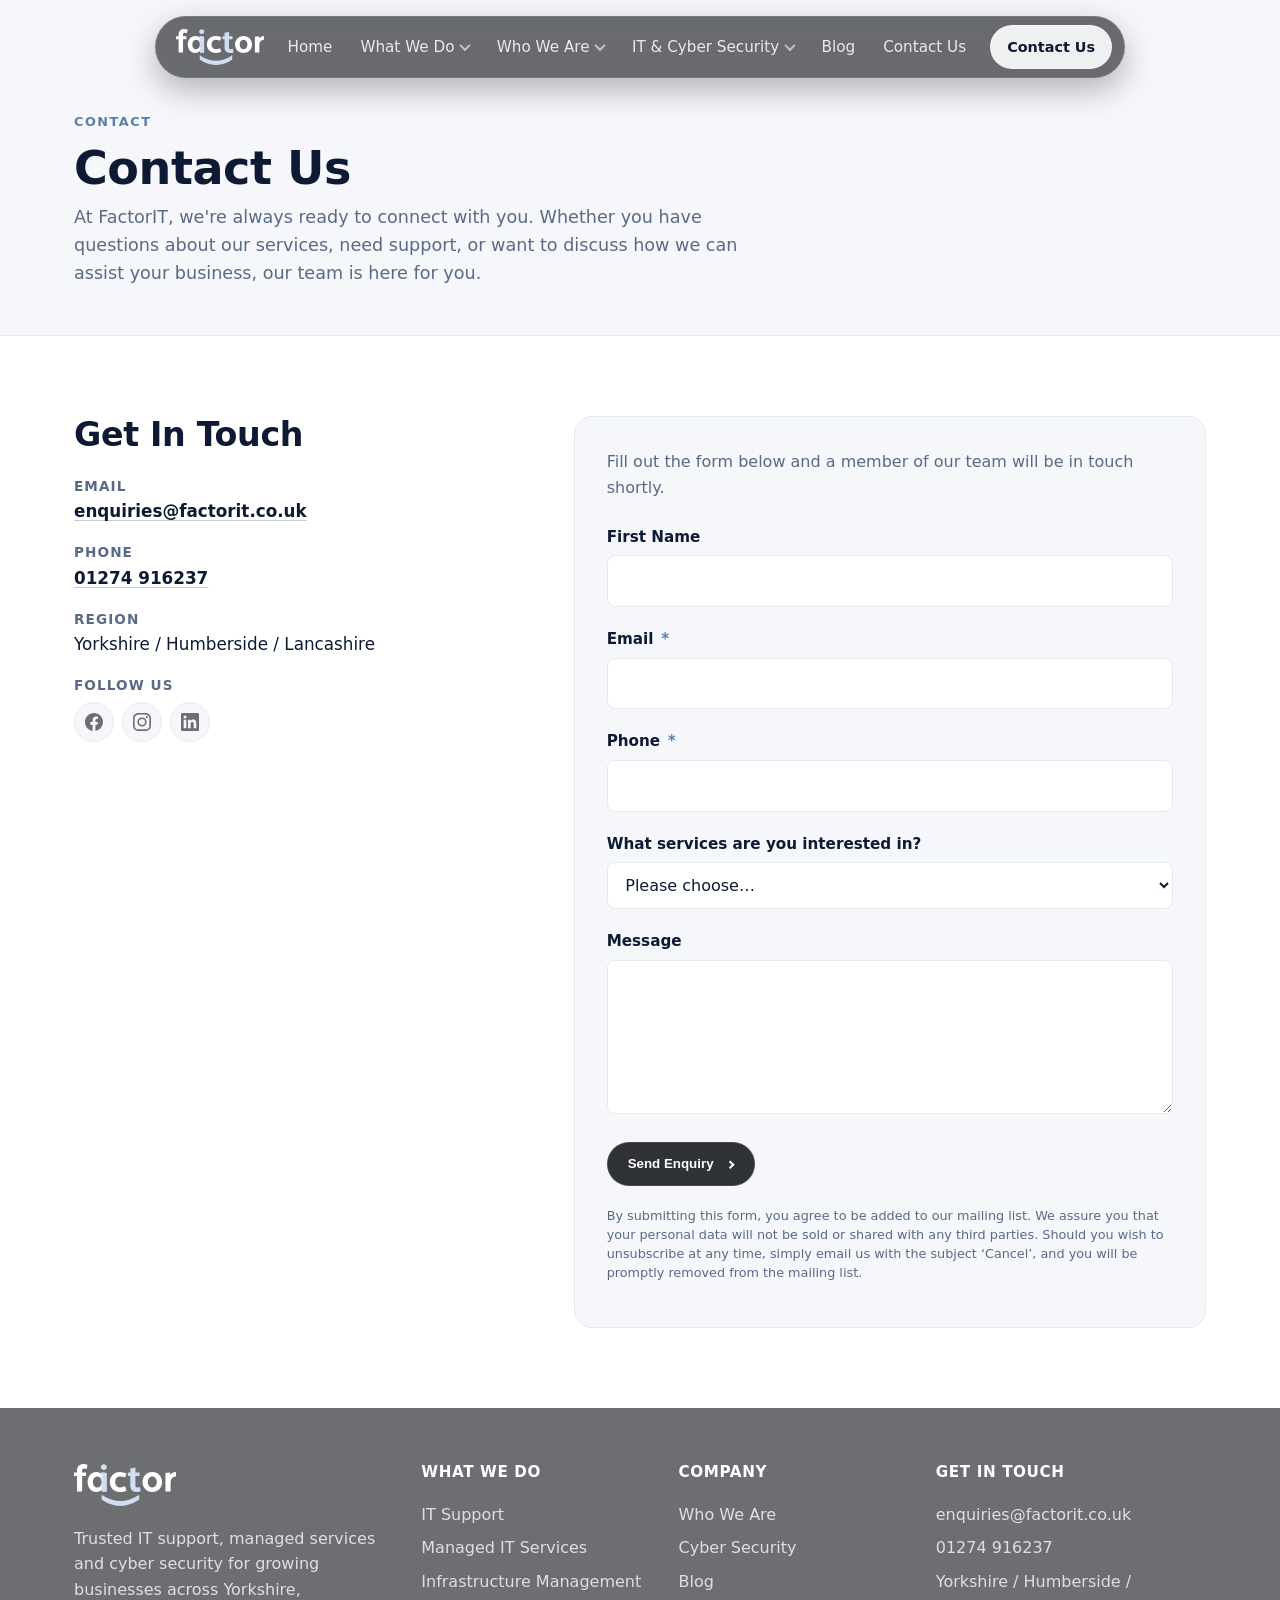
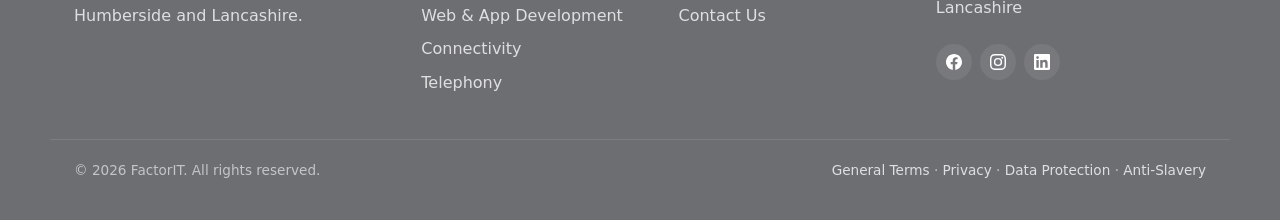
<file: contact.html>
<!DOCTYPE html>
<html lang="en-GB">
<head>
    <meta charset="UTF-8">
    <meta name="viewport" content="width=device-width, initial-scale=1.0">
    <meta name="theme-color" content="#6c6e72">

    <title>Contact FactorIT | West Yorkshire IT Support &amp; Cyber Security</title>
    <meta name="description" content="Speak to FactorIT for IT support, managed services and cyber security in West Yorkshire. Email enquiries@factorit.co.uk or call 01274 916237. Serving Yorkshire, Humberside and Lancashire.">
    <link rel="canonical" href="https://factorit.co.uk/contact.html">

    <!-- Open Graph (Facebook / LinkedIn) -->
    <meta property="og:type" content="website">
    <meta property="og:site_name" content="FactorIT">
    <meta property="og:locale" content="en_GB">
    <meta property="og:title" content="Contact FactorIT | West Yorkshire IT Support &amp; Cyber Security">
    <meta property="og:description" content="Speak to FactorIT for IT support, managed services and cyber security in West Yorkshire. Email enquiries@factorit.co.uk or call 01274 916237. Serving Yorkshire, Humberside and Lancashire.">
    <meta property="og:url" content="https://factorit.co.uk/contact.html">
    <meta property="og:image" content="https://factorit.co.uk/assets/mascots/group/team-portrait.png">
    <meta property="og:image:alt" content="The FactorIT mascots, Pascal, Frozen, Oracle and Nano in the office">

    <!-- Twitter Card -->
    <meta name="twitter:card" content="summary_large_image">
    <meta name="twitter:title" content="Contact FactorIT | West Yorkshire IT Support &amp; Cyber Security">
    <meta name="twitter:description" content="Speak to FactorIT for IT support, managed services and cyber security in West Yorkshire. Email enquiries@factorit.co.uk or call 01274 916237. Serving Yorkshire, Humberside and Lancashire.">
    <meta name="twitter:image" content="https://factorit.co.uk/assets/mascots/group/team-portrait.png">

    <link rel="stylesheet" href="css/style.css">
    <!-- JSON-LD: ContactPage with LocalBusiness -->
    <script type="application/ld+json">
    {
        "@context": "https://schema.org",
        "@type": "ContactPage",
        "name": "Contact FactorIT",
        "url": "https://factorit.co.uk/contact.html",
        "mainEntity": {
            "@type": "ProfessionalService",
            "name": "FactorIT",
            "telephone": "+441274916237",
            "email": "enquiries@factorit.co.uk",
            "url": "https://factorit.co.uk/",
            "address": { "@type": "PostalAddress", "addressRegion": "West Yorkshire", "addressCountry": "GB" },
            "areaServed": [
                { "@type": "AdministrativeArea", "name": "Yorkshire" },
                { "@type": "AdministrativeArea", "name": "Humberside" },
                { "@type": "AdministrativeArea", "name": "Lancashire" }
            ]
        }
    }
    </script>
    <script type="application/ld+json">
    {
        "@context": "https://schema.org",
        "@type": "BreadcrumbList",
        "itemListElement": [
            { "@type": "ListItem", "position": 1, "name": "Home", "item": "https://factorit.co.uk/" },
            { "@type": "ListItem", "position": 2, "name": "Contact", "item": "https://factorit.co.uk/contact.html" }
        ]
    }
    </script></head>
<body>

<!-- ============ HEADER / NAV ============ -->
<header class="site-header">
    <div class="container header-inner">
        <a href="index.html" class="brand">
            <img src="assets/logos/factorit-wordmark.svg" alt="FactorIT" class="brand-logo">
        </a>
        <button class="nav-toggle" type="button" aria-label="Open menu" aria-expanded="false" aria-controls="primary-nav-list">
            <span class="nav-toggle-bar"></span>
            <span class="nav-toggle-bar"></span>
            <span class="nav-toggle-bar"></span>
        </button>
        <nav class="primary-nav" aria-label="Primary">
            <ul id="primary-nav-list">
                <li><a href="index.html">Home</a></li>
                <li class="has-submenu">
                    <a href="services.html">What We Do <span class="chev" aria-hidden="true"></span></a>
                    <ul class="submenu">
                        <li><a href="services.html#it-support">IT Support</a></li>
                        <li><a href="services.html#managed-it">Managed IT Services</a></li>
                        <li><a href="services.html#infrastructure">Infrastructure Management</a></li>
                        <li><a href="services.html#web-app">Web &amp; App Development</a></li>
                        <li><a href="services.html#connectivity">Connectivity</a></li>
                        <li><a href="services.html#telephony">Telephony</a></li>
                    </ul>
                </li>
                <li class="has-submenu">
                    <a href="team.html">Who We Are <span class="chev" aria-hidden="true"></span></a>
                    <ul class="submenu">
                        <li><a href="team.html#team">Our Team</a></li>
                        <li><a href="team.html#sustainability">Sustainability</a></li>
                    </ul>
                </li>
                <li class="has-submenu">
                    <a href="cyber-security.html">IT &amp; Cyber Security <span class="chev" aria-hidden="true"></span></a>
                    <ul class="submenu">
                        <li><a href="cyber-security.html#assessment">Free Assessment</a></li>
                        <li><a href="cyber-security.html#trial-offers">Trial Offers</a></li>
                        <li><a href="cyber-security.html#why-block">Why FactorIT</a></li>
                    </ul>
                </li>
                <li><a href="blog.html">Blog</a></li>
                <li><a href="contact.html" aria-current="page">Contact Us</a></li>
            </ul>
        </nav>
        <a href="contact.html" class="btn btn-primary btn-sm header-cta">Contact Us</a>
    </div>
</header>

<!-- ============ PAGE HERO ============ -->
<section class="page-hero">
    <div class="container">
        <p class="eyebrow">Contact</p>
        <h1>Contact Us</h1>
        <p class="lede">At FactorIT, we're always ready to connect with you. Whether you have questions about our services, need support, or want to discuss how we can assist your business, our team is here for you.</p>
    </div>
</section>

<!-- ============ CONTACT GRID ============ -->
<section class="section contact-section">
    <div class="container contact-grid">

        <aside class="contact-info">
            <h2>Get In Touch</h2>

            <div class="contact-block">
                <h3>Email</h3>
                <p><a href="mailto:enquiries@factorit.co.uk">enquiries@factorit.co.uk</a></p>
            </div>

            <div class="contact-block">
                <h3>Phone</h3>
                <p><a href="tel:01274916237">01274 916237</a></p>
            </div>

            <div class="contact-block">
                <h3>Region</h3>
                <p>Yorkshire / Humberside / Lancashire</p>
            </div>

            <div class="contact-block">
                <h3>Follow Us</h3>
                <ul class="social social-contact">
                    <li><a href="https://www.facebook.com/people/Factor-IT/61553980573350/" class="social-facebook" aria-label="Facebook"><svg viewBox="0 0 24 24" fill="currentColor" aria-hidden="true"><path d="M24 12.073c0-6.627-5.373-12-12-12s-12 5.373-12 12c0 5.99 4.388 10.954 10.125 11.854v-8.385H7.078v-3.47h3.047V9.43c0-3.007 1.792-4.669 4.533-4.669 1.312 0 2.686.235 2.686.235v2.953H15.83c-1.491 0-1.956.925-1.956 1.874v2.25h3.328l-.532 3.47h-2.796v8.385C19.612 23.027 24 18.062 24 12.073z"/></svg></a></li>
                    <li><a href="https://www.instagram.com/factoritservices/" class="social-instagram" aria-label="Instagram"><svg viewBox="0 0 24 24" fill="currentColor" aria-hidden="true"><path d="M12 2.163c3.204 0 3.584.012 4.85.07 3.252.148 4.771 1.691 4.919 4.919.058 1.265.069 1.645.069 4.849 0 3.205-.012 3.584-.069 4.849-.149 3.225-1.664 4.771-4.919 4.919-1.266.058-1.644.07-4.85.07-3.204 0-3.584-.012-4.849-.07-3.26-.149-4.771-1.699-4.919-4.92-.058-1.265-.07-1.644-.07-4.849 0-3.204.013-3.583.07-4.849.149-3.227 1.664-4.771 4.919-4.919 1.266-.057 1.645-.069 4.849-.069zM12 0C8.741 0 8.333.014 7.053.072 2.695.272.273 2.69.073 7.052.014 8.333 0 8.741 0 12c0 3.259.014 3.668.072 4.948.2 4.358 2.618 6.78 6.98 6.98C8.333 23.986 8.741 24 12 24c3.259 0 3.668-.014 4.948-.072 4.354-.2 6.782-2.618 6.979-6.98.059-1.28.073-1.689.073-4.948 0-3.259-.014-3.667-.072-4.947-.196-4.354-2.617-6.78-6.979-6.98C15.668.014 15.259 0 12 0zm0 5.838a6.162 6.162 0 100 12.324 6.162 6.162 0 000-12.324zM12 16a4 4 0 110-8 4 4 0 010 8zm6.406-11.845a1.44 1.44 0 100 2.881 1.44 1.44 0 000-2.881z"/></svg></a></li>
                    <li><a href="https://www.linkedin.com/company/factor-it1/" class="social-linkedin" aria-label="LinkedIn"><svg viewBox="0 0 24 24" fill="currentColor" aria-hidden="true"><path d="M20.447 20.452h-3.554v-5.569c0-1.328-.027-3.037-1.852-3.037-1.853 0-2.136 1.445-2.136 2.939v5.667H9.351V9h3.414v1.561h.046c.477-.9 1.637-1.85 3.37-1.85 3.601 0 4.267 2.37 4.267 5.455v6.286zM5.337 7.433a2.062 2.062 0 01-2.063-2.065 2.063 2.063 0 112.063 2.065zm1.782 13.019H3.555V9h3.564v11.452zM22.225 0H1.771C.792 0 0 .774 0 1.729v20.542C0 23.227.792 24 1.771 24h20.451C23.2 24 24 23.227 24 22.271V1.729C24 .774 23.2 0 22.222 0h.003z"/></svg></a></li>
                </ul>
            </div>
        </aside>

        <div class="contact-form-wrap">
            <!--
                WP IMPLEMENTATION NOTE:
                In WordPress, replace the entire <form> below with a Contact Form 7 shortcode block:
                [contact-form-7 id="XXX" title="Enquiry"]
                Form spec is documented in CF7 markup at /migration/contact-form-7.txt
            -->
            <form class="enquiry-form" action="#" method="post" novalidate>
                <p class="form-intro">Fill out the form below and a member of our team will be in touch shortly.</p>

                <div class="form-row">
                    <label for="first-name">First Name</label>
                    <input type="text" id="first-name" name="first-name" autocomplete="given-name">
                </div>

                <div class="form-row">
                    <label for="email">Email <span class="req" aria-hidden="true">*</span></label>
                    <input type="email" id="email" name="email" required autocomplete="email">
                </div>

                <div class="form-row">
                    <label for="phone">Phone <span class="req" aria-hidden="true">*</span></label>
                    <input type="tel" id="phone" name="phone" required autocomplete="tel">
                </div>

                <div class="form-row">
                    <label for="service">What services are you interested in?</label>
                    <select id="service" name="service">
                        <option value="">Please choose&hellip;</option>
                        <option value="it-support">IT Support</option>
                        <option value="managed-it">Managed IT Services</option>
                        <option value="cyber-security">IT &amp; Cyber Security</option>
                        <option value="infrastructure">Infrastructure Management</option>
                        <option value="web-app">Web &amp; App Development</option>
                        <option value="connectivity">Connectivity</option>
                        <option value="telephony">Telephony</option>
                        <option value="general">General Enquiry</option>
                    </select>
                </div>

                <div class="form-row">
                    <label for="message">Message</label>
                    <textarea id="message" name="message" rows="5"></textarea>
                </div>

                <button type="submit" class="btn btn-primary">Send Enquiry <span class="btn-chev" aria-hidden="true"></span></button>

                <p class="form-disclaimer">By submitting this form, you agree to be added to our mailing list. We assure you that your personal data will not be sold or shared with any third parties. Should you wish to unsubscribe at any time, simply email us with the subject &lsquo;Cancel&rsquo;, and you will be promptly removed from the mailing list.</p>
            </form>
        </div>
    </div>
</section>

<!-- ============ FOOTER ============ -->
<footer class="site-footer">
    <div class="container footer-grid">
        <div class="footer-brand">
            <a href="index.html" class="brand"><img src="assets/logos/factorit-wordmark.svg" alt="FactorIT" class="brand-logo"></a>
            <p>Trusted IT support, managed services and cyber security for growing businesses across Yorkshire, Humberside and Lancashire.</p>
        </div>
        <div class="footer-col">
            <h4>What We Do</h4>
            <ul>
                <li><a href="services.html#it-support">IT Support</a></li>
                <li><a href="services.html#managed-it">Managed IT Services</a></li>
                <li><a href="services.html#infrastructure">Infrastructure Management</a></li>
                <li><a href="services.html#web-app">Web &amp; App Development</a></li>
                <li><a href="services.html#connectivity">Connectivity</a></li>
                <li><a href="services.html#telephony">Telephony</a></li>
            </ul>
        </div>
        <div class="footer-col">
            <h4>Company</h4>
            <ul>
                <li><a href="team.html">Who We Are</a></li>
                <li><a href="cyber-security.html">Cyber Security</a></li>
                <li><a href="blog.html">Blog</a></li>
                <li><a href="contact.html">Contact Us</a></li>
            </ul>
        </div>
        <div class="footer-col">
            <h4>Get in Touch</h4>
            <ul>
                <li><a href="mailto:enquiries@factorit.co.uk">enquiries@factorit.co.uk</a></li>
                <li><a href="tel:01274916237">01274 916237</a></li>
                <li>Yorkshire / Humberside / Lancashire</li>
            </ul>
            <ul class="social">
                <li><a href="https://www.facebook.com/people/Factor-IT/61553980573350/" class="social-facebook" aria-label="Facebook"><svg viewBox="0 0 24 24" fill="currentColor" aria-hidden="true"><path d="M24 12.073c0-6.627-5.373-12-12-12s-12 5.373-12 12c0 5.99 4.388 10.954 10.125 11.854v-8.385H7.078v-3.47h3.047V9.43c0-3.007 1.792-4.669 4.533-4.669 1.312 0 2.686.235 2.686.235v2.953H15.83c-1.491 0-1.956.925-1.956 1.874v2.25h3.328l-.532 3.47h-2.796v8.385C19.612 23.027 24 18.062 24 12.073z"/></svg></a></li>
                <li><a href="https://www.instagram.com/factoritservices/" class="social-instagram" aria-label="Instagram"><svg viewBox="0 0 24 24" fill="currentColor" aria-hidden="true"><path d="M12 2.163c3.204 0 3.584.012 4.85.07 3.252.148 4.771 1.691 4.919 4.919.058 1.265.069 1.645.069 4.849 0 3.205-.012 3.584-.069 4.849-.149 3.225-1.664 4.771-4.919 4.919-1.266.058-1.644.07-4.85.07-3.204 0-3.584-.012-4.849-.07-3.26-.149-4.771-1.699-4.919-4.92-.058-1.265-.07-1.644-.07-4.849 0-3.204.013-3.583.07-4.849.149-3.227 1.664-4.771 4.919-4.919 1.266-.057 1.645-.069 4.849-.069zM12 0C8.741 0 8.333.014 7.053.072 2.695.272.273 2.69.073 7.052.014 8.333 0 8.741 0 12c0 3.259.014 3.668.072 4.948.2 4.358 2.618 6.78 6.98 6.98C8.333 23.986 8.741 24 12 24c3.259 0 3.668-.014 4.948-.072 4.354-.2 6.782-2.618 6.979-6.98.059-1.28.073-1.689.073-4.948 0-3.259-.014-3.667-.072-4.947-.196-4.354-2.617-6.78-6.979-6.98C15.668.014 15.259 0 12 0zm0 5.838a6.162 6.162 0 100 12.324 6.162 6.162 0 000-12.324zM12 16a4 4 0 110-8 4 4 0 010 8zm6.406-11.845a1.44 1.44 0 100 2.881 1.44 1.44 0 000-2.881z"/></svg></a></li>
                <li><a href="https://www.linkedin.com/company/factor-it1/" class="social-linkedin" aria-label="LinkedIn"><svg viewBox="0 0 24 24" fill="currentColor" aria-hidden="true"><path d="M20.447 20.452h-3.554v-5.569c0-1.328-.027-3.037-1.852-3.037-1.853 0-2.136 1.445-2.136 2.939v5.667H9.351V9h3.414v1.561h.046c.477-.9 1.637-1.85 3.37-1.85 3.601 0 4.267 2.37 4.267 5.455v6.286zM5.337 7.433a2.062 2.062 0 01-2.063-2.065 2.063 2.063 0 112.063 2.065zm1.782 13.019H3.555V9h3.564v11.452zM22.225 0H1.771C.792 0 0 .774 0 1.729v20.542C0 23.227.792 24 1.771 24h20.451C23.2 24 24 23.227 24 22.271V1.729C24 .774 23.2 0 22.222 0h.003z"/></svg></a></li>
            </ul>
        </div>
    </div>
    <div class="container footer-base">
        <p>&copy; <span id="current-year">2026</span> FactorIT. All rights reserved.</p>
        <p>
            <a href="general-terms-of-business.html">General Terms</a> &middot;
            <a href="privacy-policy.html">Privacy</a> &middot;
            <a href="data-protection-policy.html">Data Protection</a> &middot;
            <a href="anti-slavery.html">Anti-Slavery</a>
        </p>
    </div>
</footer>

<script src="js/main.js"></script>
</body>
</html>
</file>
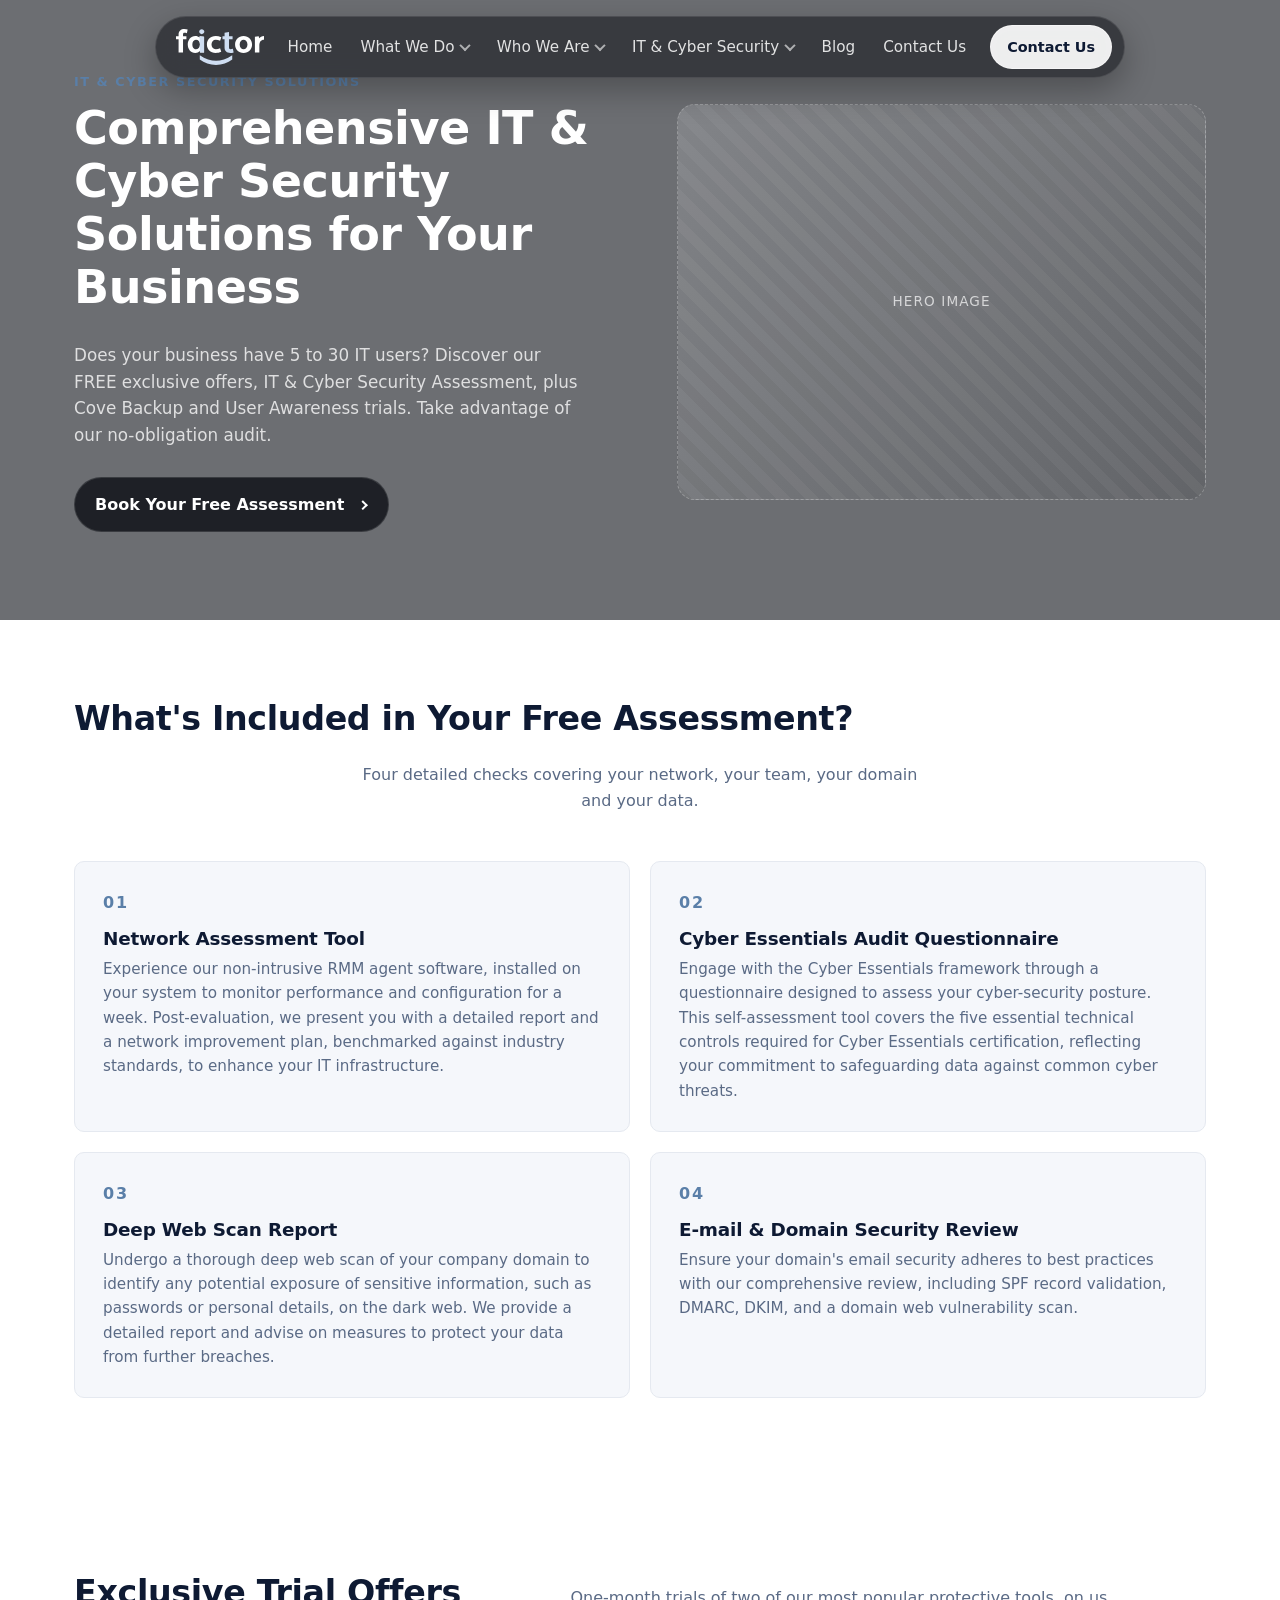
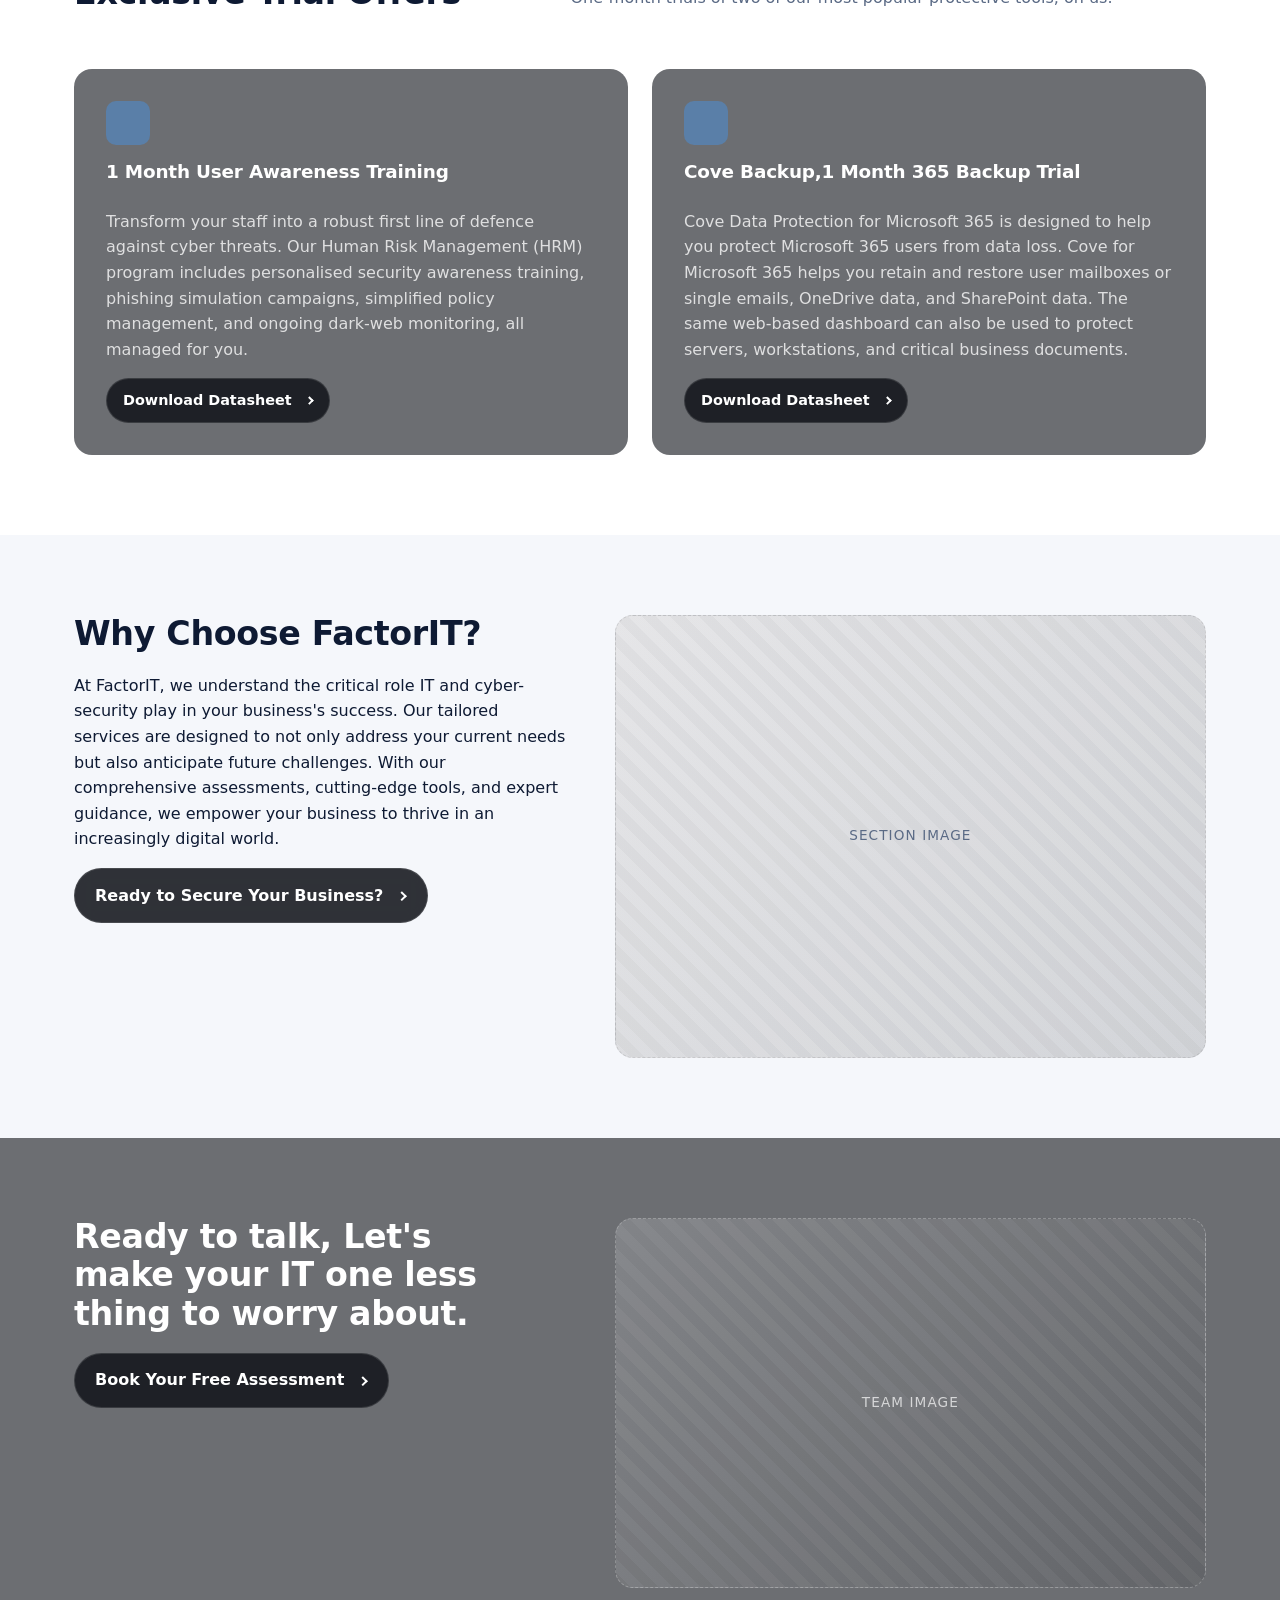
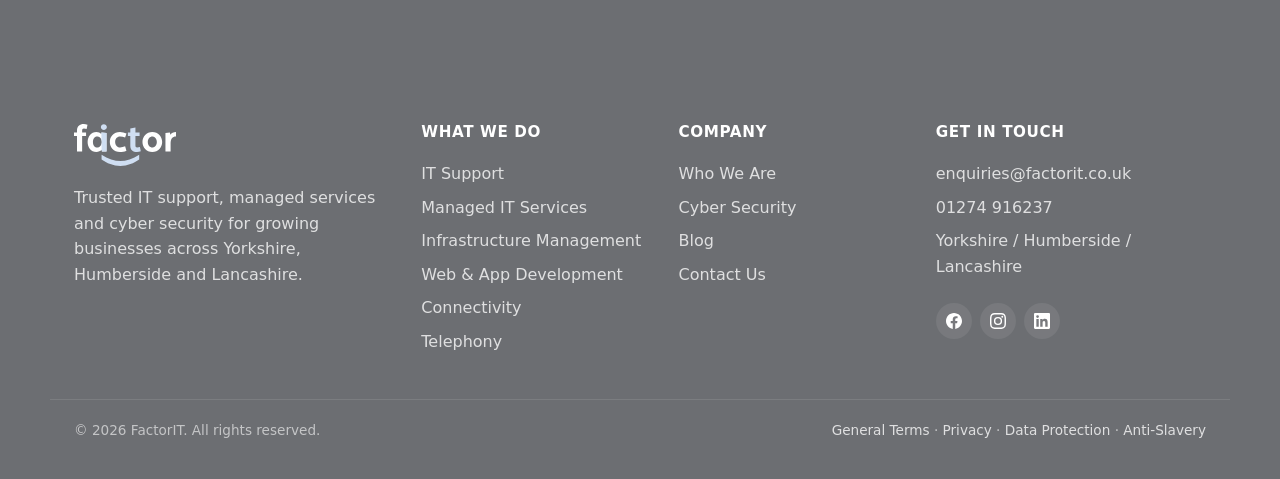
<file: cyber-security.html>
<!DOCTYPE html>
<html lang="en-GB">
<head>
    <meta charset="UTF-8">
    <meta name="viewport" content="width=device-width, initial-scale=1.0">
    <meta name="theme-color" content="#6c6e72">

    <title>Cyber Security &amp; Free IT Assessment in West Yorkshire | FactorIT</title>
    <meta name="description" content="Free cyber security and IT assessment for West Yorkshire businesses with 5-30 IT users. Includes Cove backup trial, user awareness training and a full domain security review. No obligation.">
    <link rel="canonical" href="https://factorit.co.uk/cyber-security.html">

    <!-- Open Graph (Facebook / LinkedIn) -->
    <meta property="og:type" content="website">
    <meta property="og:site_name" content="FactorIT">
    <meta property="og:locale" content="en_GB">
    <meta property="og:title" content="Cyber Security &amp; Free IT Assessment in West Yorkshire | FactorIT">
    <meta property="og:description" content="Free cyber security and IT assessment for West Yorkshire businesses with 5-30 IT users. Includes Cove backup trial, user awareness training and a full domain security review. No obligation.">
    <meta property="og:url" content="https://factorit.co.uk/cyber-security.html">
    <meta property="og:image" content="https://factorit.co.uk/assets/mascots/group/team-portrait.png">
    <meta property="og:image:alt" content="The FactorIT mascots, Pascal, Frozen, Oracle and Nano in the office">

    <!-- Twitter Card -->
    <meta name="twitter:card" content="summary_large_image">
    <meta name="twitter:title" content="Cyber Security &amp; Free IT Assessment in West Yorkshire | FactorIT">
    <meta name="twitter:description" content="Free cyber security and IT assessment for West Yorkshire businesses with 5-30 IT users. Includes Cove backup trial, user awareness training and a full domain security review. No obligation.">
    <meta name="twitter:image" content="https://factorit.co.uk/assets/mascots/group/team-portrait.png">

    <link rel="stylesheet" href="css/style.css">
    <!-- JSON-LD: Service (Cyber Security Assessment) -->
    <script type="application/ld+json">
    {
        "@context": "https://schema.org",
        "@type": "Service",
        "serviceType": "IT and Cyber Security Assessment",
        "name": "Free IT and Cyber Security Assessment",
        "description": "Free assessment for West Yorkshire businesses with 5-30 IT users. Includes network assessment, Cyber Essentials questionnaire, deep web scan and email and domain security review.",
        "provider": {
            "@type": "Organization",
            "name": "FactorIT",
            "url": "https://factorit.co.uk/"
        },
        "areaServed": [
            { "@type": "AdministrativeArea", "name": "West Yorkshire" },
            { "@type": "AdministrativeArea", "name": "Humberside" },
            { "@type": "AdministrativeArea", "name": "Lancashire" }
        ],
        "offers": { "@type": "Offer", "price": "0", "priceCurrency": "GBP" }
    }
    </script>
    <script type="application/ld+json">
    {
        "@context": "https://schema.org",
        "@type": "BreadcrumbList",
        "itemListElement": [
            { "@type": "ListItem", "position": 1, "name": "Home", "item": "https://factorit.co.uk/" },
            { "@type": "ListItem", "position": 2, "name": "IT & Cyber Security", "item": "https://factorit.co.uk/cyber-security.html" }
        ]
    }
    </script></head>
<body>

<!-- ============ HEADER / NAV ============ -->
<header class="site-header">
    <div class="container header-inner">
        <a href="index.html" class="brand">
            <img src="assets/logos/factorit-wordmark.svg" alt="FactorIT" class="brand-logo">
        </a>
        <button class="nav-toggle" type="button" aria-label="Open menu" aria-expanded="false" aria-controls="primary-nav-list">
            <span class="nav-toggle-bar"></span>
            <span class="nav-toggle-bar"></span>
            <span class="nav-toggle-bar"></span>
        </button>
        <nav class="primary-nav" aria-label="Primary">
            <ul id="primary-nav-list">
                <li><a href="index.html">Home</a></li>
                <li class="has-submenu">
                    <a href="services.html">What We Do <span class="chev" aria-hidden="true"></span></a>
                    <ul class="submenu">
                        <li><a href="services.html#it-support">IT Support</a></li>
                        <li><a href="services.html#managed-it">Managed IT Services</a></li>
                        <li><a href="services.html#infrastructure">Infrastructure Management</a></li>
                        <li><a href="services.html#web-app">Web &amp; App Development</a></li>
                        <li><a href="services.html#connectivity">Connectivity</a></li>
                        <li><a href="services.html#telephony">Telephony</a></li>
                    </ul>
                </li>
                <li class="has-submenu">
                    <a href="team.html">Who We Are <span class="chev" aria-hidden="true"></span></a>
                    <ul class="submenu">
                        <li><a href="team.html#team">Our Team</a></li>
                        <li><a href="team.html#sustainability">Sustainability</a></li>
                    </ul>
                </li>
                <li class="has-submenu">
                    <a href="cyber-security.html" aria-current="page">IT &amp; Cyber Security <span class="chev" aria-hidden="true"></span></a>
                    <ul class="submenu">
                        <li><a href="cyber-security.html#assessment">Free Assessment</a></li>
                        <li><a href="cyber-security.html#trial-offers">Trial Offers</a></li>
                        <li><a href="cyber-security.html#why-block">Why FactorIT</a></li>
                    </ul>
                </li>
                <li><a href="blog.html">Blog</a></li>
                <li><a href="contact.html">Contact Us</a></li>
            </ul>
        </nav>
        <a href="contact.html" class="btn btn-primary btn-sm header-cta">Contact Us</a>
    </div>
</header>

<!-- ============ HERO ============ -->
<section class="hero">
    <div class="container hero-grid">
        <div class="hero-copy">
            <p class="eyebrow eyebrow-light">IT &amp; Cyber Security Solutions</p>
            <h1>Comprehensive IT &amp; Cyber Security Solutions for Your Business</h1>
            <p class="lede">Does your business have 5 to 30 IT users? Discover our FREE exclusive offers, IT &amp; Cyber Security Assessment, plus Cove Backup and User Awareness trials. Take advantage of our no-obligation audit.</p>
            <a href="contact.html" class="btn btn-primary">Book Your Free Assessment <span class="btn-chev" aria-hidden="true"></span></a>
        </div>
        <div class="hero-media">
            <div class="img-placeholder img-hero" role="img" aria-label="Cyber security imagery"><span>Hero image</span></div>
        </div>
    </div>
</section>

<!-- ============ ASSESSMENT FEATURES ============ -->
<section id="assessment" class="section assessment">
    <div class="container">
        <header class="section-head section-head-centered">
            <h2>What's Included in Your Free Assessment?</h2>
            <p class="section-sub">Four detailed checks covering your network, your team, your domain and your data.</p>
        </header>

        <ol class="feature-list">
            <li class="feature-card">
                <span class="feature-num">01</span>
                <h3>Network Assessment Tool</h3>
                <p>Experience our non-intrusive RMM agent software, installed on your system to monitor performance and configuration for a week. Post-evaluation, we present you with a detailed report and a network improvement plan, benchmarked against industry standards, to enhance your IT infrastructure.</p>
            </li>
            <li class="feature-card">
                <span class="feature-num">02</span>
                <h3>Cyber Essentials Audit Questionnaire</h3>
                <p>Engage with the Cyber Essentials framework through a questionnaire designed to assess your cyber-security posture. This self-assessment tool covers the five essential technical controls required for Cyber Essentials certification, reflecting your commitment to safeguarding data against common cyber threats.</p>
            </li>
            <li class="feature-card">
                <span class="feature-num">03</span>
                <h3>Deep Web Scan Report</h3>
                <p>Undergo a thorough deep web scan of your company domain to identify any potential exposure of sensitive information, such as passwords or personal details, on the dark web. We provide a detailed report and advise on measures to protect your data from further breaches.</p>
            </li>
            <li class="feature-card">
                <span class="feature-num">04</span>
                <h3>E-mail &amp; Domain Security Review</h3>
                <p>Ensure your domain's email security adheres to best practices with our comprehensive review, including SPF record validation, DMARC, DKIM, and a domain web vulnerability scan.</p>
            </li>
        </ol>
    </div>
</section>

<!-- ============ TRIAL OFFERS ============ -->
<section id="trial-offers" class="section trial-offers">
    <div class="container">
        <header class="section-head section-head-centered">
            <h2>Exclusive Trial Offers</h2>
            <p class="section-sub">One-month trials of two of our most popular protective tools, on us.</p>
        </header>

        <div class="trial-grid">
            <article class="trial-card">
                <div class="trial-icon" aria-hidden="true"></div>
                <h3>1 Month User Awareness Training</h3>
                <p>Transform your staff into a robust first line of defence against cyber threats. Our Human Risk Management (HRM) program includes personalised security awareness training, phishing simulation campaigns, simplified policy management, and ongoing dark-web monitoring, all managed for you.</p>
                <!-- TODO: replace with WP-hosted media path after upload -->
                <a href="/wp-content/uploads/factor-it-user-awareness.pdf" class="btn btn-primary btn-sm">Download Datasheet <span class="btn-chev" aria-hidden="true"></span></a>
            </article>

            <article class="trial-card">
                <div class="trial-icon" aria-hidden="true"></div>
                <h3>Cove Backup,1 Month 365 Backup Trial</h3>
                <p>Cove Data Protection for Microsoft 365 is designed to help you protect Microsoft 365 users from data loss. Cove for Microsoft 365 helps you retain and restore user mailboxes or single emails, OneDrive data, and SharePoint data. The same web-based dashboard can also be used to protect servers, workstations, and critical business documents.</p>
                <!-- TODO: replace with WP-hosted media path after upload -->
                <a href="/wp-content/uploads/factor-it-cove-backup.pdf" class="btn btn-primary btn-sm">Download Datasheet <span class="btn-chev" aria-hidden="true"></span></a>
            </article>
        </div>
    </div>
</section>

<!-- ============ WHY CHOOSE FACTOR IT ============ -->
<section id="why-block" class="section why-block">
    <div class="container two-col">
        <div class="col-copy">
            <h2>Why Choose FactorIT?</h2>
            <p>At FactorIT, we understand the critical role IT and cyber-security play in your business's success. Our tailored services are designed to not only address your current needs but also anticipate future challenges. With our comprehensive assessments, cutting-edge tools, and expert guidance, we empower your business to thrive in an increasingly digital world.</p>
            <a href="contact.html" class="btn btn-primary">Ready to Secure Your Business? <span class="btn-chev" aria-hidden="true"></span></a>
        </div>
        <div class="col-media">
            <div class="img-placeholder" role="img" aria-label="Why choose FactorIT"><span>Section image</span></div>
        </div>
    </div>
</section>

<!-- ============ CTA STRIP ============ -->
<section class="section cta-strip">
    <div class="container two-col">
        <div class="col-copy">
            <h2>Ready to talk, Let's make your IT one less thing to worry about.</h2>
            <a href="contact.html" class="btn btn-primary">Book Your Free Assessment <span class="btn-chev" aria-hidden="true"></span></a>
        </div>
        <div class="col-media">
            <div class="img-placeholder img-cta" role="img" aria-label="Team imagery"><span>Team image</span></div>
        </div>
    </div>
</section>

<!-- ============ FOOTER ============ -->
<footer class="site-footer">
    <div class="container footer-grid">
        <div class="footer-brand">
            <a href="index.html" class="brand"><img src="assets/logos/factorit-wordmark.svg" alt="FactorIT" class="brand-logo"></a>
            <p>Trusted IT support, managed services and cyber security for growing businesses across Yorkshire, Humberside and Lancashire.</p>
        </div>
        <div class="footer-col">
            <h4>What We Do</h4>
            <ul>
                <li><a href="services.html#it-support">IT Support</a></li>
                <li><a href="services.html#managed-it">Managed IT Services</a></li>
                <li><a href="services.html#infrastructure">Infrastructure Management</a></li>
                <li><a href="services.html#web-app">Web &amp; App Development</a></li>
                <li><a href="services.html#connectivity">Connectivity</a></li>
                <li><a href="services.html#telephony">Telephony</a></li>
            </ul>
        </div>
        <div class="footer-col">
            <h4>Company</h4>
            <ul>
                <li><a href="team.html">Who We Are</a></li>
                <li><a href="cyber-security.html">Cyber Security</a></li>
                <li><a href="blog.html">Blog</a></li>
                <li><a href="contact.html">Contact Us</a></li>
            </ul>
        </div>
        <div class="footer-col">
            <h4>Get in Touch</h4>
            <ul>
                <li><a href="mailto:enquiries@factorit.co.uk">enquiries@factorit.co.uk</a></li>
                <li><a href="tel:01274916237">01274 916237</a></li>
                <li>Yorkshire / Humberside / Lancashire</li>
            </ul>
            <ul class="social">
                <li><a href="https://www.facebook.com/people/Factor-IT/61553980573350/" class="social-facebook" aria-label="Facebook"><svg viewBox="0 0 24 24" fill="currentColor" aria-hidden="true"><path d="M24 12.073c0-6.627-5.373-12-12-12s-12 5.373-12 12c0 5.99 4.388 10.954 10.125 11.854v-8.385H7.078v-3.47h3.047V9.43c0-3.007 1.792-4.669 4.533-4.669 1.312 0 2.686.235 2.686.235v2.953H15.83c-1.491 0-1.956.925-1.956 1.874v2.25h3.328l-.532 3.47h-2.796v8.385C19.612 23.027 24 18.062 24 12.073z"/></svg></a></li>
                <li><a href="https://www.instagram.com/factoritservices/" class="social-instagram" aria-label="Instagram"><svg viewBox="0 0 24 24" fill="currentColor" aria-hidden="true"><path d="M12 2.163c3.204 0 3.584.012 4.85.07 3.252.148 4.771 1.691 4.919 4.919.058 1.265.069 1.645.069 4.849 0 3.205-.012 3.584-.069 4.849-.149 3.225-1.664 4.771-4.919 4.919-1.266.058-1.644.07-4.85.07-3.204 0-3.584-.012-4.849-.07-3.26-.149-4.771-1.699-4.919-4.92-.058-1.265-.07-1.644-.07-4.849 0-3.204.013-3.583.07-4.849.149-3.227 1.664-4.771 4.919-4.919 1.266-.057 1.645-.069 4.849-.069zM12 0C8.741 0 8.333.014 7.053.072 2.695.272.273 2.69.073 7.052.014 8.333 0 8.741 0 12c0 3.259.014 3.668.072 4.948.2 4.358 2.618 6.78 6.98 6.98C8.333 23.986 8.741 24 12 24c3.259 0 3.668-.014 4.948-.072 4.354-.2 6.782-2.618 6.979-6.98.059-1.28.073-1.689.073-4.948 0-3.259-.014-3.667-.072-4.947-.196-4.354-2.617-6.78-6.979-6.98C15.668.014 15.259 0 12 0zm0 5.838a6.162 6.162 0 100 12.324 6.162 6.162 0 000-12.324zM12 16a4 4 0 110-8 4 4 0 010 8zm6.406-11.845a1.44 1.44 0 100 2.881 1.44 1.44 0 000-2.881z"/></svg></a></li>
                <li><a href="https://www.linkedin.com/company/factor-it1/" class="social-linkedin" aria-label="LinkedIn"><svg viewBox="0 0 24 24" fill="currentColor" aria-hidden="true"><path d="M20.447 20.452h-3.554v-5.569c0-1.328-.027-3.037-1.852-3.037-1.853 0-2.136 1.445-2.136 2.939v5.667H9.351V9h3.414v1.561h.046c.477-.9 1.637-1.85 3.37-1.85 3.601 0 4.267 2.37 4.267 5.455v6.286zM5.337 7.433a2.062 2.062 0 01-2.063-2.065 2.063 2.063 0 112.063 2.065zm1.782 13.019H3.555V9h3.564v11.452zM22.225 0H1.771C.792 0 0 .774 0 1.729v20.542C0 23.227.792 24 1.771 24h20.451C23.2 24 24 23.227 24 22.271V1.729C24 .774 23.2 0 22.222 0h.003z"/></svg></a></li>
            </ul>
        </div>
    </div>
    <div class="container footer-base">
        <p>&copy; <span id="current-year">2026</span> FactorIT. All rights reserved.</p>
        <p>
            <a href="general-terms-of-business.html">General Terms</a> &middot;
            <a href="privacy-policy.html">Privacy</a> &middot;
            <a href="data-protection-policy.html">Data Protection</a> &middot;
            <a href="anti-slavery.html">Anti-Slavery</a>
        </p>
    </div>
</footer>

<script src="js/main.js"></script>
</body>
</html>
</file>
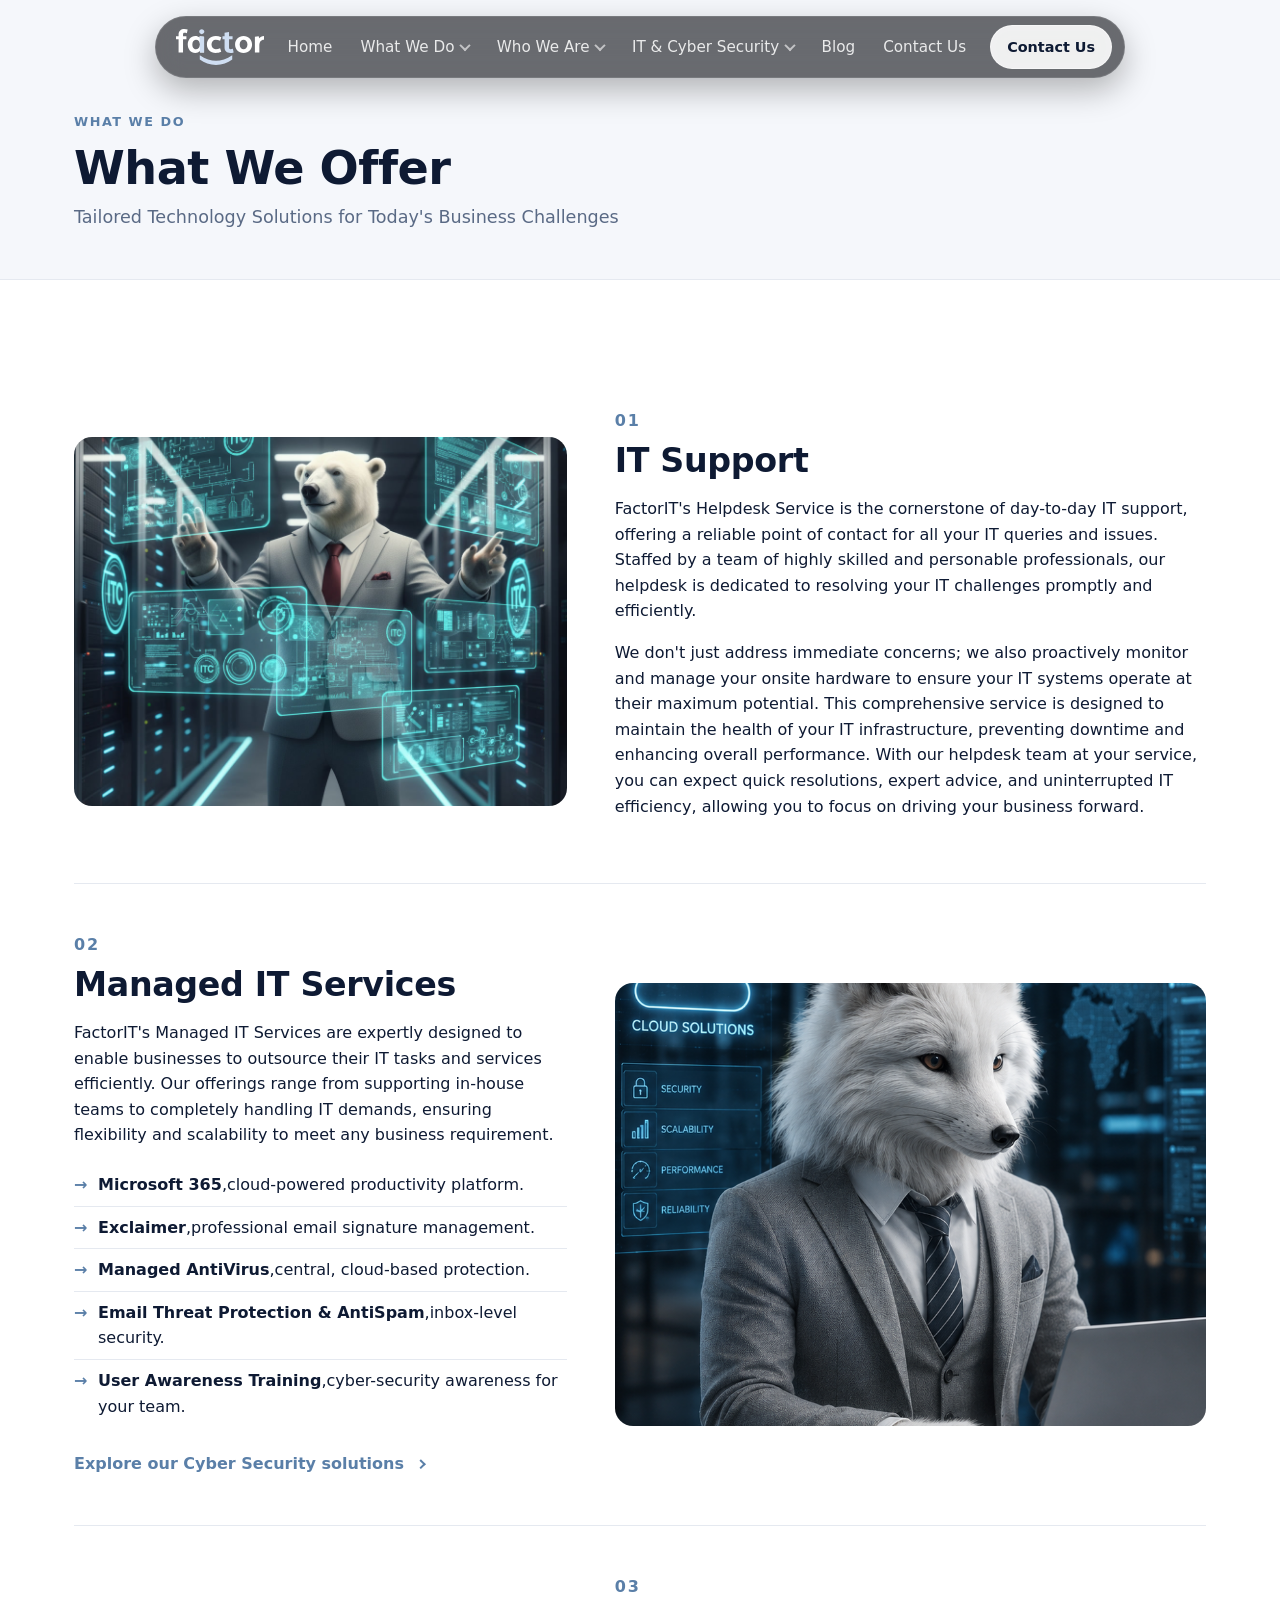
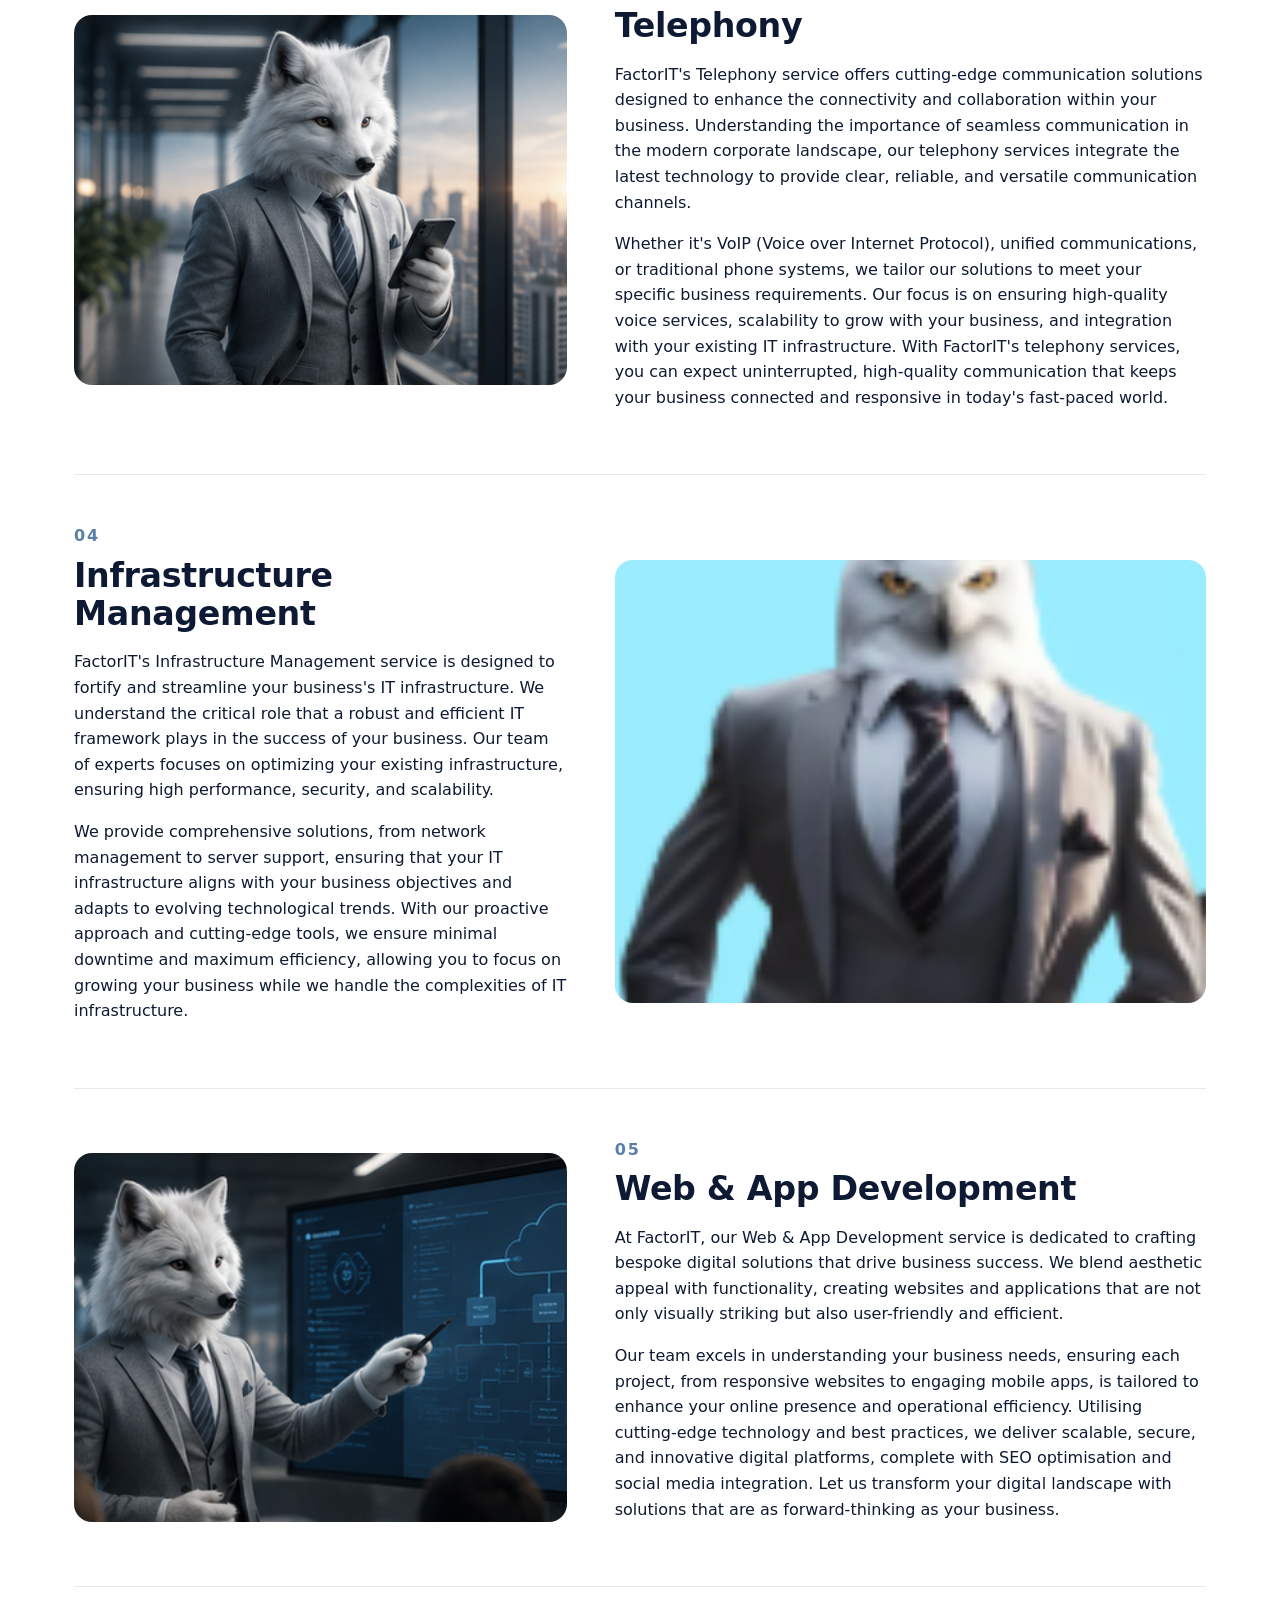
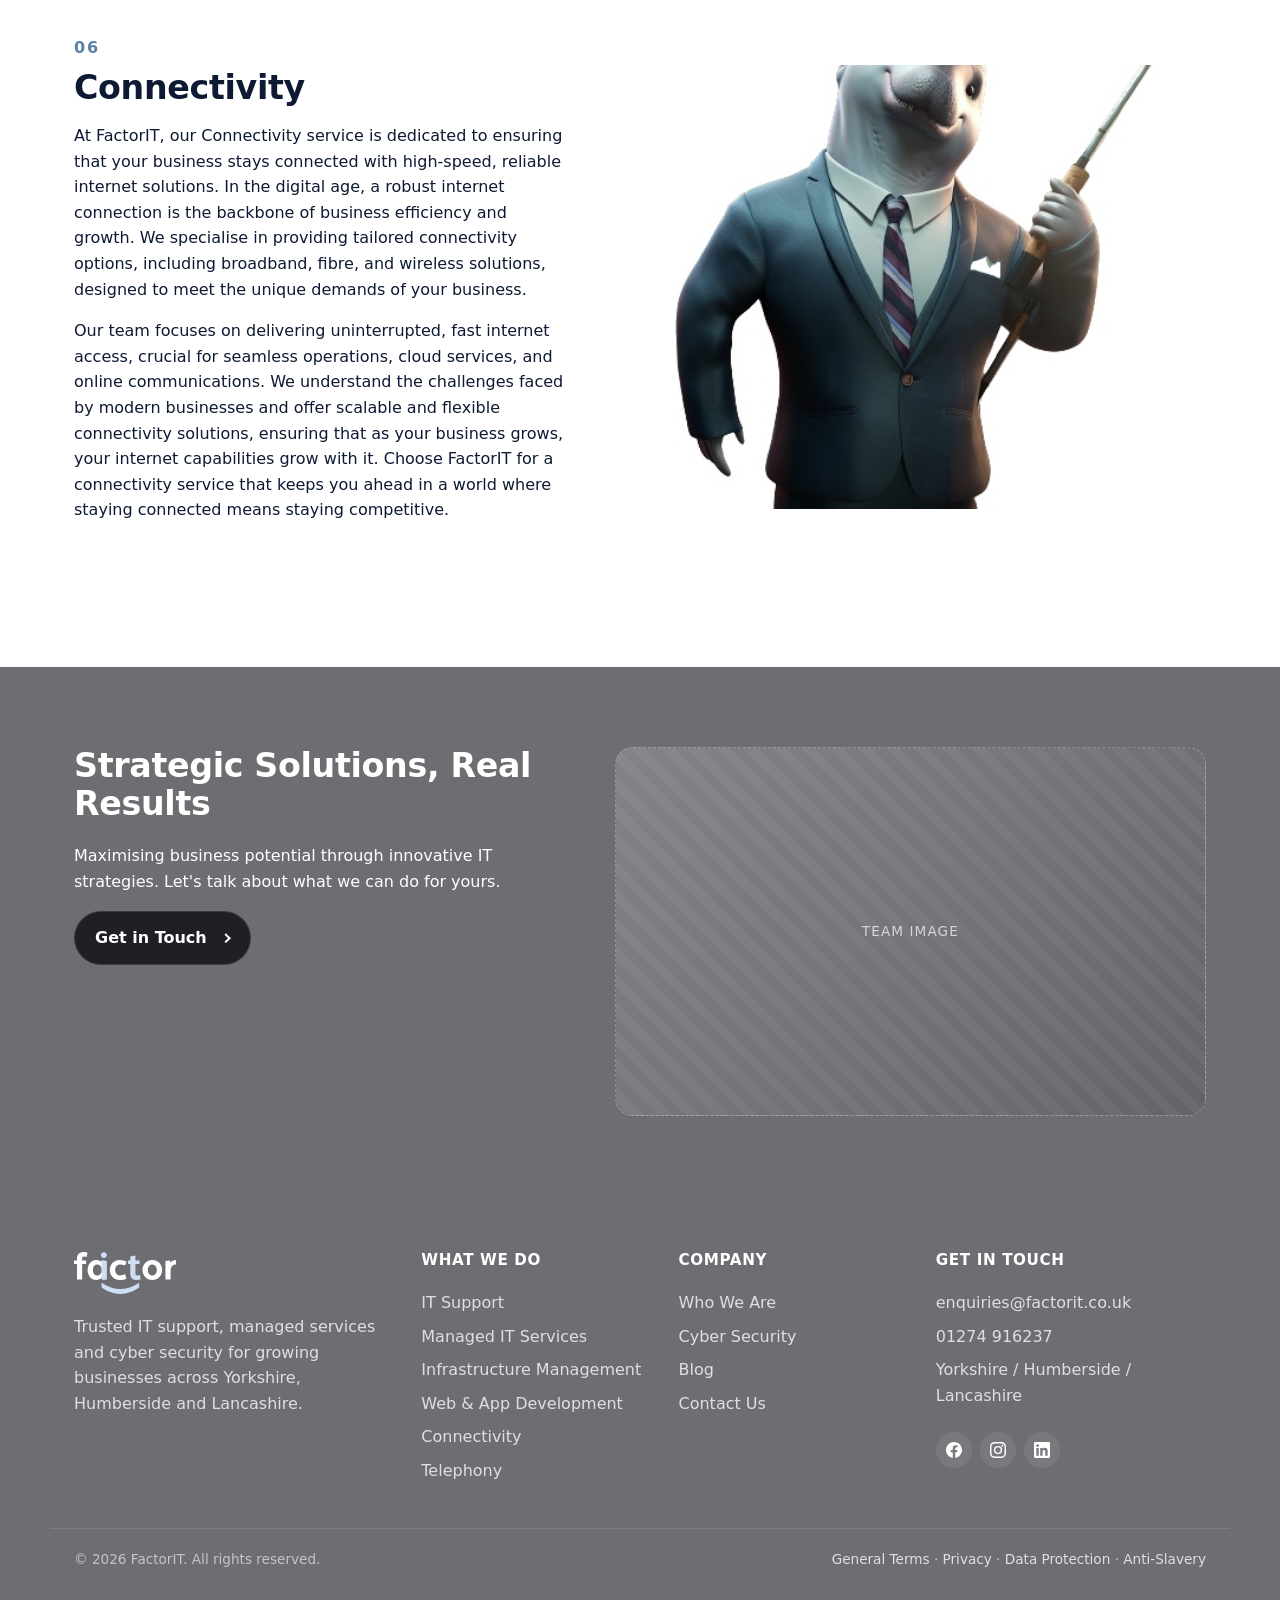
<file: services.html>
<!DOCTYPE html>
<html lang="en-GB">
<head>
    <meta charset="UTF-8">
    <meta name="viewport" content="width=device-width, initial-scale=1.0">
    <meta name="theme-color" content="#6c6e72">

    <title>IT Services in West Yorkshire | Managed IT, Cyber Security &amp; Telephony | FactorIT</title>
    <meta name="description" content="Comprehensive IT services from FactorIT: IT support, managed IT, infrastructure management, web &amp; app development, connectivity and VoIP telephony for West Yorkshire businesses.">
    <link rel="canonical" href="https://factorit.co.uk/services.html">

    <!-- Open Graph (Facebook / LinkedIn) -->
    <meta property="og:type" content="website">
    <meta property="og:site_name" content="FactorIT">
    <meta property="og:locale" content="en_GB">
    <meta property="og:title" content="IT Services in West Yorkshire | Managed IT, Cyber Security &amp; Telephony | FactorIT">
    <meta property="og:description" content="Comprehensive IT services from FactorIT: IT support, managed IT, infrastructure management, web &amp; app development, connectivity and VoIP telephony for West Yorkshire businesses.">
    <meta property="og:url" content="https://factorit.co.uk/services.html">
    <meta property="og:image" content="https://factorit.co.uk/assets/mascots/group/team-portrait.png">
    <meta property="og:image:alt" content="The FactorIT mascots, Pascal, Frozen, Oracle and Nano in the office">

    <!-- Twitter Card -->
    <meta name="twitter:card" content="summary_large_image">
    <meta name="twitter:title" content="IT Services in West Yorkshire | Managed IT, Cyber Security &amp; Telephony | FactorIT">
    <meta name="twitter:description" content="Comprehensive IT services from FactorIT: IT support, managed IT, infrastructure management, web &amp; app development, connectivity and VoIP telephony for West Yorkshire businesses.">
    <meta name="twitter:image" content="https://factorit.co.uk/assets/mascots/group/team-portrait.png">

    <link rel="stylesheet" href="css/style.css">
    <!-- JSON-LD: ItemList of services -->
    <script type="application/ld+json">
    {
        "@context": "https://schema.org",
        "@type": "ItemList",
        "itemListElement": [
            { "@type": "ListItem", "position": 1, "item": { "@type": "Service", "name": "IT Support", "description": "Helpdesk service and proactive monitoring of onsite hardware.", "url": "https://factorit.co.uk/services.html#it-support", "provider": { "@type": "Organization", "name": "FactorIT" }, "areaServed": "West Yorkshire" } },
            { "@type": "ListItem", "position": 2, "item": { "@type": "Service", "name": "Managed IT Services", "description": "Outsourced IT including Microsoft 365, Exclaimer, managed antivirus, email threat protection and user awareness training.", "url": "https://factorit.co.uk/services.html#managed-it", "provider": { "@type": "Organization", "name": "FactorIT" }, "areaServed": "West Yorkshire" } },
            { "@type": "ListItem", "position": 3, "item": { "@type": "Service", "name": "Telephony", "description": "VoIP, unified communications and traditional phone systems.", "url": "https://factorit.co.uk/services.html#telephony", "provider": { "@type": "Organization", "name": "FactorIT" }, "areaServed": "West Yorkshire" } },
            { "@type": "ListItem", "position": 4, "item": { "@type": "Service", "name": "Infrastructure Management", "description": "Network management, server support and scalable IT infrastructure.", "url": "https://factorit.co.uk/services.html#infrastructure", "provider": { "@type": "Organization", "name": "FactorIT" }, "areaServed": "West Yorkshire" } },
            { "@type": "ListItem", "position": 5, "item": { "@type": "Service", "name": "Web & App Development", "description": "Bespoke websites and mobile apps with SEO and social integration.", "url": "https://factorit.co.uk/services.html#web-app", "provider": { "@type": "Organization", "name": "FactorIT" }, "areaServed": "West Yorkshire" } },
            { "@type": "ListItem", "position": 6, "item": { "@type": "Service", "name": "Connectivity", "description": "Business broadband, fibre and wireless solutions.", "url": "https://factorit.co.uk/services.html#connectivity", "provider": { "@type": "Organization", "name": "FactorIT" }, "areaServed": "West Yorkshire" } }
        ]
    }
    </script>
    <script type="application/ld+json">
    {
        "@context": "https://schema.org",
        "@type": "BreadcrumbList",
        "itemListElement": [
            { "@type": "ListItem", "position": 1, "name": "Home", "item": "https://factorit.co.uk/" },
            { "@type": "ListItem", "position": 2, "name": "What We Do", "item": "https://factorit.co.uk/services.html" }
        ]
    }
    </script></head>
<body>

<!-- ============ HEADER / NAV ============ -->
<header class="site-header">
    <div class="container header-inner">
        <a href="index.html" class="brand">
            <img src="assets/logos/factorit-wordmark.svg" alt="FactorIT" class="brand-logo">
        </a>
        <button class="nav-toggle" type="button" aria-label="Open menu" aria-expanded="false" aria-controls="primary-nav-list">
            <span class="nav-toggle-bar"></span>
            <span class="nav-toggle-bar"></span>
            <span class="nav-toggle-bar"></span>
        </button>
        <nav class="primary-nav" aria-label="Primary">
            <ul id="primary-nav-list">
                <li><a href="index.html">Home</a></li>
                <li class="has-submenu">
                    <a href="services.html" aria-current="page">What We Do <span class="chev" aria-hidden="true"></span></a>
                    <ul class="submenu">
                        <li><a href="services.html#it-support">IT Support</a></li>
                        <li><a href="services.html#managed-it">Managed IT Services</a></li>
                        <li><a href="services.html#infrastructure">Infrastructure Management</a></li>
                        <li><a href="services.html#web-app">Web &amp; App Development</a></li>
                        <li><a href="services.html#connectivity">Connectivity</a></li>
                        <li><a href="services.html#telephony">Telephony</a></li>
                    </ul>
                </li>
                <li class="has-submenu">
                    <a href="team.html">Who We Are <span class="chev" aria-hidden="true"></span></a>
                    <ul class="submenu">
                        <li><a href="team.html#team">Our Team</a></li>
                        <li><a href="team.html#sustainability">Sustainability</a></li>
                    </ul>
                </li>
                <li class="has-submenu">
                    <a href="cyber-security.html">IT &amp; Cyber Security <span class="chev" aria-hidden="true"></span></a>
                    <ul class="submenu">
                        <li><a href="cyber-security.html#assessment">Free Assessment</a></li>
                        <li><a href="cyber-security.html#trial-offers">Trial Offers</a></li>
                        <li><a href="cyber-security.html#why-block">Why FactorIT</a></li>
                    </ul>
                </li>
                <li><a href="blog.html">Blog</a></li>
                <li><a href="contact.html">Contact Us</a></li>
            </ul>
        </nav>
        <a href="contact.html" class="btn btn-primary btn-sm header-cta">Contact Us</a>
    </div>
</header>

<!-- ============ PAGE HERO ============ -->
<section class="page-hero">
    <div class="container">
        <p class="eyebrow">What We Do</p>
        <h1>What We Offer</h1>
        <p class="lede">Tailored Technology Solutions for Today's Business Challenges</p>
    </div>
</section>

<!-- ============ SERVICES LIST ============ -->
<section class="section services-detail">
    <div class="container">

        <article class="service-detail" id="it-support">
            <div class="service-detail-media">
                <img class="media-img" src="assets/mascots/pascal/datacenter.jpg" alt="Pascal the polar bear monitoring IT systems in a data centre">
            </div>
            <div class="service-detail-copy">
                <span class="service-number">01</span>
                <h2>IT Support</h2>
                <p>FactorIT's Helpdesk Service is the cornerstone of day-to-day IT support, offering a reliable point of contact for all your IT queries and issues. Staffed by a team of highly skilled and personable professionals, our helpdesk is dedicated to resolving your IT challenges promptly and efficiently.</p>
                <p>We don't just address immediate concerns; we also proactively monitor and manage your onsite hardware to ensure your IT systems operate at their maximum potential. This comprehensive service is designed to maintain the health of your IT infrastructure, preventing downtime and enhancing overall performance. With our helpdesk team at your service, you can expect quick resolutions, expert advice, and uninterrupted IT efficiency, allowing you to focus on driving your business forward.</p>
            </div>
        </article>

        <article class="service-detail" id="managed-it">
            <div class="service-detail-media">
                <img class="media-img" src="assets/mascots/frozen/laptop.png" alt="Frozen the arctic fox working at a laptop with cloud security tools">
            </div>
            <div class="service-detail-copy">
                <span class="service-number">02</span>
                <h2>Managed IT Services</h2>
                <p>FactorIT's Managed IT Services are expertly designed to enable businesses to outsource their IT tasks and services efficiently. Our offerings range from supporting in-house teams to completely handling IT demands, ensuring flexibility and scalability to meet any business requirement.</p>
                <ul class="sub-offerings">
                    <li><strong>Microsoft 365</strong>,cloud-powered productivity platform.</li>
                    <li><strong>Exclaimer</strong>,professional email signature management.</li>
                    <li><strong>Managed AntiVirus</strong>,central, cloud-based protection.</li>
                    <li><strong>Email Threat Protection &amp; AntiSpam</strong>,inbox-level security.</li>
                    <li><strong>User Awareness Training</strong>,cyber-security awareness for your team.</li>
                </ul>
                <a href="cyber-security.html" class="link-arrow">Explore our Cyber Security solutions <span class="btn-chev" aria-hidden="true"></span></a>
            </div>
        </article>

        <article class="service-detail" id="telephony">
            <div class="service-detail-media">
                <img class="media-img" src="assets/mascots/frozen/mobile.png" alt="Frozen the arctic fox on a mobile call with a city skyline behind him">
            </div>
            <div class="service-detail-copy">
                <span class="service-number">03</span>
                <h2>Telephony</h2>
                <p>FactorIT's Telephony service offers cutting-edge communication solutions designed to enhance the connectivity and collaboration within your business. Understanding the importance of seamless communication in the modern corporate landscape, our telephony services integrate the latest technology to provide clear, reliable, and versatile communication channels.</p>
                <p>Whether it's VoIP (Voice over Internet Protocol), unified communications, or traditional phone systems, we tailor our solutions to meet your specific business requirements. Our focus is on ensuring high-quality voice services, scalability to grow with your business, and integration with your existing IT infrastructure. With FactorIT's telephony services, you can expect uninterrupted, high-quality communication that keeps your business connected and responsive in today's fast-paced world.</p>
            </div>
        </article>

        <article class="service-detail" id="infrastructure">
            <div class="service-detail-media">
                <img class="media-img" src="assets/mascots/oracle/portrait.png" alt="Oracle the eagle, FactorIT's mascot for vigilant infrastructure oversight">
            </div>
            <div class="service-detail-copy">
                <span class="service-number">04</span>
                <h2>Infrastructure Management</h2>
                <p>FactorIT's Infrastructure Management service is designed to fortify and streamline your business's IT infrastructure. We understand the critical role that a robust and efficient IT framework plays in the success of your business. Our team of experts focuses on optimizing your existing infrastructure, ensuring high performance, security, and scalability.</p>
                <p>We provide comprehensive solutions, from network management to server support, ensuring that your IT infrastructure aligns with your business objectives and adapts to evolving technological trends. With our proactive approach and cutting-edge tools, we ensure minimal downtime and maximum efficiency, allowing you to focus on growing your business while we handle the complexities of IT infrastructure.</p>
            </div>
        </article>

        <article class="service-detail" id="web-app">
            <div class="service-detail-media">
                <img class="media-img" src="assets/mascots/frozen/presenting.png" alt="Frozen the arctic fox presenting a cloud architecture diagram">
            </div>
            <div class="service-detail-copy">
                <span class="service-number">05</span>
                <h2>Web &amp; App Development</h2>
                <p>At FactorIT, our Web &amp; App Development service is dedicated to crafting bespoke digital solutions that drive business success. We blend aesthetic appeal with functionality, creating websites and applications that are not only visually striking but also user-friendly and efficient.</p>
                <p>Our team excels in understanding your business needs, ensuring each project, from responsive websites to engaging mobile apps, is tailored to enhance your online presence and operational efficiency. Utilising cutting-edge technology and best practices, we deliver scalable, secure, and innovative digital platforms, complete with SEO optimisation and social media integration. Let us transform your digital landscape with solutions that are as forward-thinking as your business.</p>
            </div>
        </article>

        <article class="service-detail" id="connectivity">
            <div class="service-detail-media">
                <img class="media-img" src="assets/mascots/nano/portrait.jpg" alt="Nano the shark, FactorIT's mascot for connectivity">
            </div>
            <div class="service-detail-copy">
                <span class="service-number">06</span>
                <h2>Connectivity</h2>
                <p>At FactorIT, our Connectivity service is dedicated to ensuring that your business stays connected with high-speed, reliable internet solutions. In the digital age, a robust internet connection is the backbone of business efficiency and growth. We specialise in providing tailored connectivity options, including broadband, fibre, and wireless solutions, designed to meet the unique demands of your business.</p>
                <p>Our team focuses on delivering uninterrupted, fast internet access, crucial for seamless operations, cloud services, and online communications. We understand the challenges faced by modern businesses and offer scalable and flexible connectivity solutions, ensuring that as your business grows, your internet capabilities grow with it. Choose FactorIT for a connectivity service that keeps you ahead in a world where staying connected means staying competitive.</p>
            </div>
        </article>

    </div>
</section>

<!-- ============ CTA STRIP ============ -->
<section class="section cta-strip">
    <div class="container two-col">
        <div class="col-copy">
            <h2>Strategic Solutions, Real Results</h2>
            <p class="lede">Maximising business potential through innovative IT strategies. Let's talk about what we can do for yours.</p>
            <a href="contact.html" class="btn btn-primary">Get in Touch <span class="btn-chev" aria-hidden="true"></span></a>
        </div>
        <div class="col-media">
            <div class="img-placeholder img-cta" role="img" aria-label="Team imagery"><span>Team image</span></div>
        </div>
    </div>
</section>

<!-- ============ FOOTER ============ -->
<footer class="site-footer">
    <div class="container footer-grid">
        <div class="footer-brand">
            <a href="index.html" class="brand"><img src="assets/logos/factorit-wordmark.svg" alt="FactorIT" class="brand-logo"></a>
            <p>Trusted IT support, managed services and cyber security for growing businesses across Yorkshire, Humberside and Lancashire.</p>
        </div>
        <div class="footer-col">
            <h4>What We Do</h4>
            <ul>
                <li><a href="services.html#it-support">IT Support</a></li>
                <li><a href="services.html#managed-it">Managed IT Services</a></li>
                <li><a href="services.html#infrastructure">Infrastructure Management</a></li>
                <li><a href="services.html#web-app">Web &amp; App Development</a></li>
                <li><a href="services.html#connectivity">Connectivity</a></li>
                <li><a href="services.html#telephony">Telephony</a></li>
            </ul>
        </div>
        <div class="footer-col">
            <h4>Company</h4>
            <ul>
                <li><a href="team.html">Who We Are</a></li>
                <li><a href="cyber-security.html">Cyber Security</a></li>
                <li><a href="blog.html">Blog</a></li>
                <li><a href="contact.html">Contact Us</a></li>
            </ul>
        </div>
        <div class="footer-col">
            <h4>Get in Touch</h4>
            <ul>
                <li><a href="mailto:enquiries@factorit.co.uk">enquiries@factorit.co.uk</a></li>
                <li><a href="tel:01274916237">01274 916237</a></li>
                <li>Yorkshire / Humberside / Lancashire</li>
            </ul>
            <ul class="social">
                <li><a href="https://www.facebook.com/people/Factor-IT/61553980573350/" class="social-facebook" aria-label="Facebook"><svg viewBox="0 0 24 24" fill="currentColor" aria-hidden="true"><path d="M24 12.073c0-6.627-5.373-12-12-12s-12 5.373-12 12c0 5.99 4.388 10.954 10.125 11.854v-8.385H7.078v-3.47h3.047V9.43c0-3.007 1.792-4.669 4.533-4.669 1.312 0 2.686.235 2.686.235v2.953H15.83c-1.491 0-1.956.925-1.956 1.874v2.25h3.328l-.532 3.47h-2.796v8.385C19.612 23.027 24 18.062 24 12.073z"/></svg></a></li>
                <li><a href="https://www.instagram.com/factoritservices/" class="social-instagram" aria-label="Instagram"><svg viewBox="0 0 24 24" fill="currentColor" aria-hidden="true"><path d="M12 2.163c3.204 0 3.584.012 4.85.07 3.252.148 4.771 1.691 4.919 4.919.058 1.265.069 1.645.069 4.849 0 3.205-.012 3.584-.069 4.849-.149 3.225-1.664 4.771-4.919 4.919-1.266.058-1.644.07-4.85.07-3.204 0-3.584-.012-4.849-.07-3.26-.149-4.771-1.699-4.919-4.92-.058-1.265-.07-1.644-.07-4.849 0-3.204.013-3.583.07-4.849.149-3.227 1.664-4.771 4.919-4.919 1.266-.057 1.645-.069 4.849-.069zM12 0C8.741 0 8.333.014 7.053.072 2.695.272.273 2.69.073 7.052.014 8.333 0 8.741 0 12c0 3.259.014 3.668.072 4.948.2 4.358 2.618 6.78 6.98 6.98C8.333 23.986 8.741 24 12 24c3.259 0 3.668-.014 4.948-.072 4.354-.2 6.782-2.618 6.979-6.98.059-1.28.073-1.689.073-4.948 0-3.259-.014-3.667-.072-4.947-.196-4.354-2.617-6.78-6.979-6.98C15.668.014 15.259 0 12 0zm0 5.838a6.162 6.162 0 100 12.324 6.162 6.162 0 000-12.324zM12 16a4 4 0 110-8 4 4 0 010 8zm6.406-11.845a1.44 1.44 0 100 2.881 1.44 1.44 0 000-2.881z"/></svg></a></li>
                <li><a href="https://www.linkedin.com/company/factor-it1/" class="social-linkedin" aria-label="LinkedIn"><svg viewBox="0 0 24 24" fill="currentColor" aria-hidden="true"><path d="M20.447 20.452h-3.554v-5.569c0-1.328-.027-3.037-1.852-3.037-1.853 0-2.136 1.445-2.136 2.939v5.667H9.351V9h3.414v1.561h.046c.477-.9 1.637-1.85 3.37-1.85 3.601 0 4.267 2.37 4.267 5.455v6.286zM5.337 7.433a2.062 2.062 0 01-2.063-2.065 2.063 2.063 0 112.063 2.065zm1.782 13.019H3.555V9h3.564v11.452zM22.225 0H1.771C.792 0 0 .774 0 1.729v20.542C0 23.227.792 24 1.771 24h20.451C23.2 24 24 23.227 24 22.271V1.729C24 .774 23.2 0 22.222 0h.003z"/></svg></a></li>
            </ul>
        </div>
    </div>
    <div class="container footer-base">
        <p>&copy; <span id="current-year">2026</span> FactorIT. All rights reserved.</p>
        <p>
            <a href="general-terms-of-business.html">General Terms</a> &middot;
            <a href="privacy-policy.html">Privacy</a> &middot;
            <a href="data-protection-policy.html">Data Protection</a> &middot;
            <a href="anti-slavery.html">Anti-Slavery</a>
        </p>
    </div>
</footer>

<script src="js/main.js"></script>
</body>
</html>
</file>
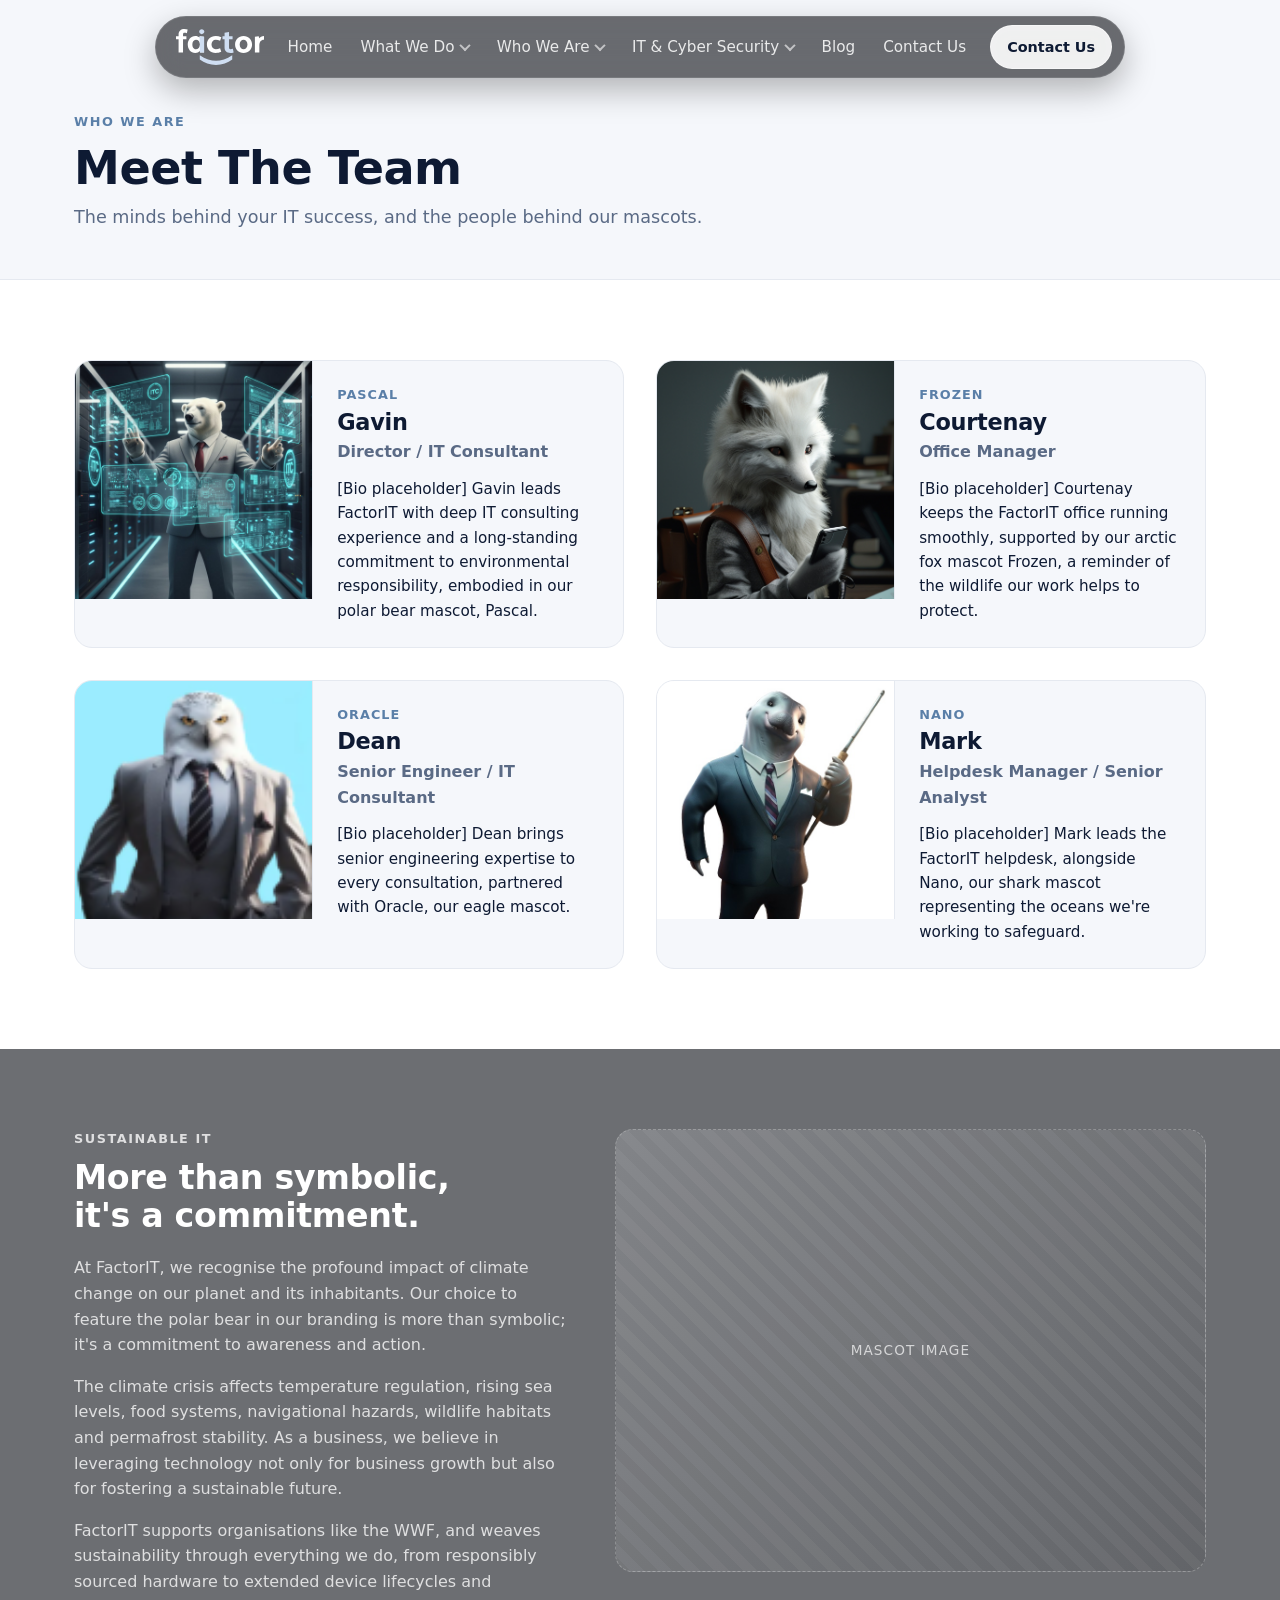
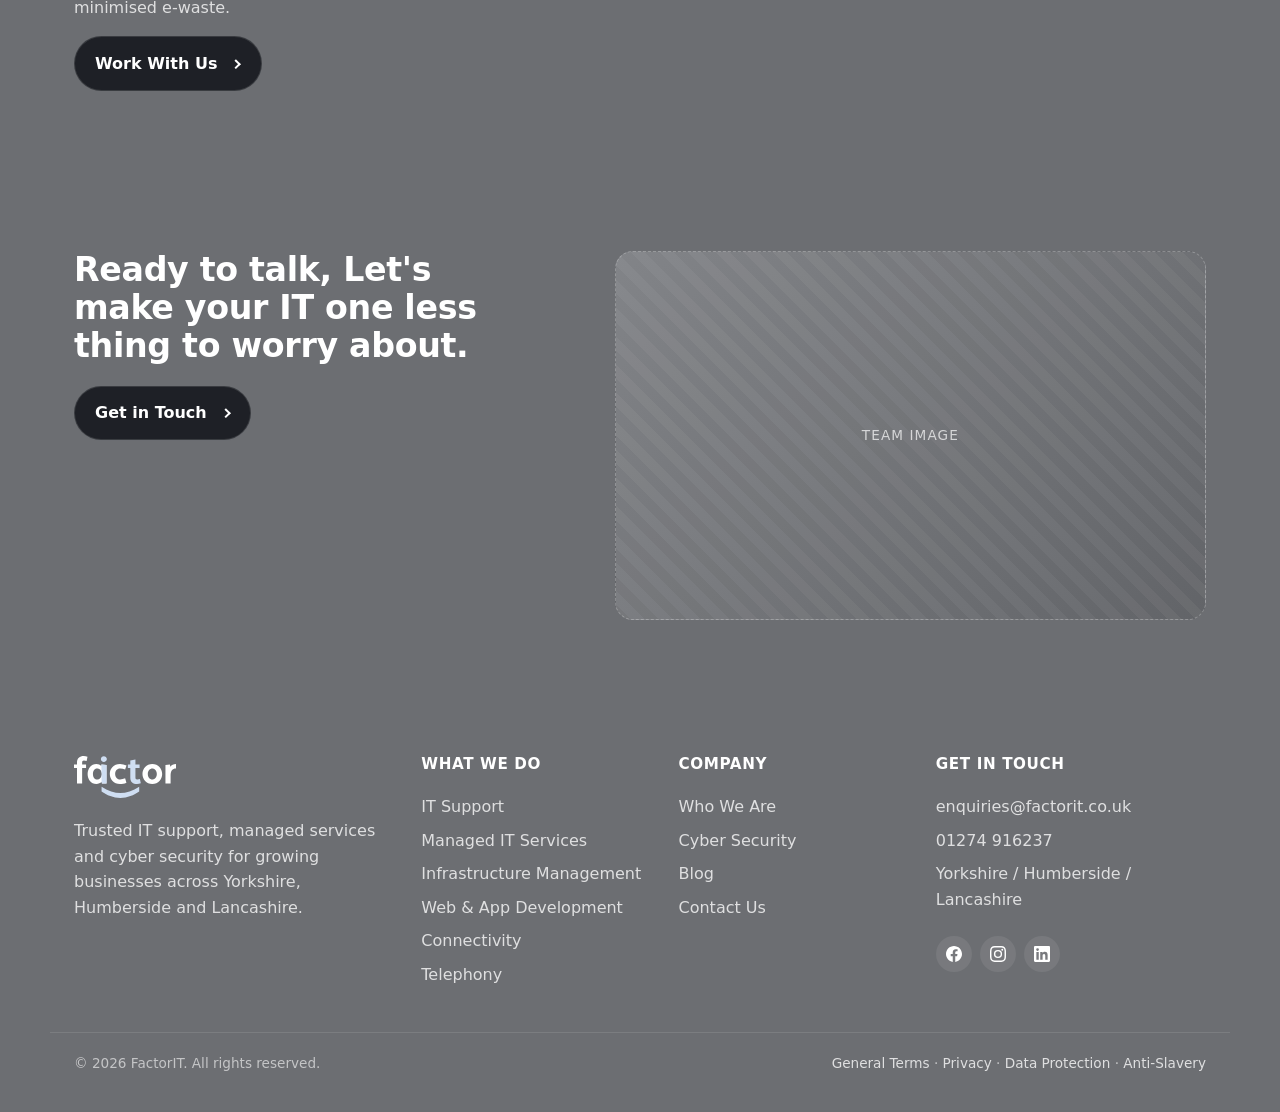
<file: team.html>
<!DOCTYPE html>
<html lang="en-GB">
<head>
    <meta charset="UTF-8">
    <meta name="viewport" content="width=device-width, initial-scale=1.0">
    <meta name="theme-color" content="#6c6e72">

    <title>Meet the Team | West Yorkshire IT Consultancy | FactorIT</title>
    <meta name="description" content="Meet the FactorIT team, Yorkshire-based IT consultants delivering reliable IT support, cyber security and managed services with a sustainability-first approach. Pascal, Frozen, Oracle &amp; Nano.">
    <link rel="canonical" href="https://factorit.co.uk/team.html">

    <!-- Open Graph (Facebook / LinkedIn) -->
    <meta property="og:type" content="website">
    <meta property="og:site_name" content="FactorIT">
    <meta property="og:locale" content="en_GB">
    <meta property="og:title" content="Meet the Team | West Yorkshire IT Consultancy | FactorIT">
    <meta property="og:description" content="Meet the FactorIT team, Yorkshire-based IT consultants delivering reliable IT support, cyber security and managed services with a sustainability-first approach. Pascal, Frozen, Oracle &amp; Nano.">
    <meta property="og:url" content="https://factorit.co.uk/team.html">
    <meta property="og:image" content="https://factorit.co.uk/assets/mascots/group/team-portrait.png">
    <meta property="og:image:alt" content="The FactorIT mascots, Pascal, Frozen, Oracle and Nano in the office">

    <!-- Twitter Card -->
    <meta name="twitter:card" content="summary_large_image">
    <meta name="twitter:title" content="Meet the Team | West Yorkshire IT Consultancy | FactorIT">
    <meta name="twitter:description" content="Meet the FactorIT team, Yorkshire-based IT consultants delivering reliable IT support, cyber security and managed services with a sustainability-first approach. Pascal, Frozen, Oracle &amp; Nano.">
    <meta name="twitter:image" content="https://factorit.co.uk/assets/mascots/group/team-portrait.png">

    <link rel="stylesheet" href="css/style.css">
    <!-- JSON-LD: Organization with team -->
    <script type="application/ld+json">
    {
        "@context": "https://schema.org",
        "@type": "Organization",
        "name": "FactorIT",
        "url": "https://factorit.co.uk/",
        "logo": "https://factorit.co.uk/assets/logos/factorit-wordmark.svg",
        "employee": [
            { "@type": "Person", "name": "Gavin", "jobTitle": "Director / IT Consultant" },
            { "@type": "Person", "name": "Courtenay", "jobTitle": "Office Manager" },
            { "@type": "Person", "name": "Dean", "jobTitle": "Senior Engineer / IT Consultant" },
            { "@type": "Person", "name": "Mark", "jobTitle": "Helpdesk Manager / Senior Analyst" }
        ]
    }
    </script>
    <script type="application/ld+json">
    {
        "@context": "https://schema.org",
        "@type": "BreadcrumbList",
        "itemListElement": [
            { "@type": "ListItem", "position": 1, "name": "Home", "item": "https://factorit.co.uk/" },
            { "@type": "ListItem", "position": 2, "name": "Who We Are", "item": "https://factorit.co.uk/team.html" }
        ]
    }
    </script></head>
<body>

<!-- ============ HEADER / NAV ============ -->
<header class="site-header">
    <div class="container header-inner">
        <a href="index.html" class="brand">
            <img src="assets/logos/factorit-wordmark.svg" alt="FactorIT" class="brand-logo">
        </a>
        <button class="nav-toggle" type="button" aria-label="Open menu" aria-expanded="false" aria-controls="primary-nav-list">
            <span class="nav-toggle-bar"></span>
            <span class="nav-toggle-bar"></span>
            <span class="nav-toggle-bar"></span>
        </button>
        <nav class="primary-nav" aria-label="Primary">
            <ul id="primary-nav-list">
                <li><a href="index.html">Home</a></li>
                <li class="has-submenu">
                    <a href="services.html">What We Do <span class="chev" aria-hidden="true"></span></a>
                    <ul class="submenu">
                        <li><a href="services.html#it-support">IT Support</a></li>
                        <li><a href="services.html#managed-it">Managed IT Services</a></li>
                        <li><a href="services.html#infrastructure">Infrastructure Management</a></li>
                        <li><a href="services.html#web-app">Web &amp; App Development</a></li>
                        <li><a href="services.html#connectivity">Connectivity</a></li>
                        <li><a href="services.html#telephony">Telephony</a></li>
                    </ul>
                </li>
                <li class="has-submenu">
                    <a href="team.html" aria-current="page">Who We Are <span class="chev" aria-hidden="true"></span></a>
                    <ul class="submenu">
                        <li><a href="team.html#team">Our Team</a></li>
                        <li><a href="team.html#sustainability">Sustainability</a></li>
                    </ul>
                </li>
                <li class="has-submenu">
                    <a href="cyber-security.html">IT &amp; Cyber Security <span class="chev" aria-hidden="true"></span></a>
                    <ul class="submenu">
                        <li><a href="cyber-security.html#assessment">Free Assessment</a></li>
                        <li><a href="cyber-security.html#trial-offers">Trial Offers</a></li>
                        <li><a href="cyber-security.html#why-block">Why FactorIT</a></li>
                    </ul>
                </li>
                <li><a href="blog.html">Blog</a></li>
                <li><a href="contact.html">Contact Us</a></li>
            </ul>
        </nav>
        <a href="contact.html" class="btn btn-primary btn-sm header-cta">Contact Us</a>
    </div>
</header>

<!-- ============ PAGE HERO ============ -->
<section class="page-hero">
    <div class="container">
        <p class="eyebrow">Who We Are</p>
        <h1>Meet The Team</h1>
        <p class="lede">The minds behind your IT success, and the people behind our mascots.</p>
    </div>
</section>

<!-- ============ TEAM GRID ============ -->
<section id="team" class="section team-section">
    <div class="container">
        <ul class="team-grid">
            <li class="team-card">
                <img class="team-photo" src="assets/mascots/pascal/datacenter.jpg" alt="Pascal the polar bear, Gavin's mascot">
                <div class="team-info">
                    <p class="team-mascot">Pascal</p>
                    <h3>Gavin</h3>
                    <p class="team-role">Director / IT Consultant</p>
                    <!-- TODO: replace placeholder bio with client-supplied copy -->
                    <p class="team-bio">[Bio placeholder] Gavin leads FactorIT with deep IT consulting experience and a long-standing commitment to environmental responsibility, embodied in our polar bear mascot, Pascal.</p>
                </div>
            </li>

            <li class="team-card">
                <img class="team-photo" src="assets/mascots/frozen/portrait.jpg" alt="Frozen the arctic fox, Courtenay's mascot">
                <div class="team-info">
                    <p class="team-mascot">Frozen</p>
                    <h3>Courtenay</h3>
                    <p class="team-role">Office Manager</p>
                    <!-- TODO: replace placeholder bio with client-supplied copy -->
                    <p class="team-bio">[Bio placeholder] Courtenay keeps the FactorIT office running smoothly, supported by our arctic fox mascot Frozen, a reminder of the wildlife our work helps to protect.</p>
                </div>
            </li>

            <li class="team-card">
                <img class="team-photo" src="assets/mascots/oracle/portrait.png" alt="Oracle the eagle, Dean's mascot">
                <div class="team-info">
                    <p class="team-mascot">Oracle</p>
                    <h3>Dean</h3>
                    <p class="team-role">Senior Engineer / IT Consultant</p>
                    <!-- TODO: replace placeholder bio with client-supplied copy -->
                    <p class="team-bio">[Bio placeholder] Dean brings senior engineering expertise to every consultation, partnered with Oracle, our eagle mascot.</p>
                </div>
            </li>

            <li class="team-card">
                <img class="team-photo" src="assets/mascots/nano/portrait.jpg" alt="Nano the shark, Mark's mascot">
                <div class="team-info">
                    <p class="team-mascot">Nano</p>
                    <h3>Mark</h3>
                    <p class="team-role">Helpdesk Manager / Senior Analyst</p>
                    <!-- TODO: replace placeholder bio with client-supplied copy -->
                    <p class="team-bio">[Bio placeholder] Mark leads the FactorIT helpdesk, alongside Nano, our shark mascot representing the oceans we're working to safeguard.</p>
                </div>
            </li>
        </ul>
    </div>
</section>

<!-- ============ SUSTAINABILITY ============ -->
<section id="sustainability" class="section sustainable">
    <div class="container two-col">
        <div class="col-copy">
            <p class="eyebrow eyebrow-light">Sustainable IT</p>
            <h2>More than symbolic, it's a commitment.</h2>
            <p>At FactorIT, we recognise the profound impact of climate change on our planet and its inhabitants. Our choice to feature the polar bear in our branding is more than symbolic; it's a commitment to awareness and action.</p>
            <p>The climate crisis affects temperature regulation, rising sea levels, food systems, navigational hazards, wildlife habitats and permafrost stability. As a business, we believe in leveraging technology not only for business growth but also for fostering a sustainable future.</p>
            <p>FactorIT supports organisations like the WWF, and weaves sustainability through everything we do, from responsibly sourced hardware to extended device lifecycles and minimised e-waste.</p>
            <a href="contact.html" class="btn btn-primary">Work With Us <span class="btn-chev" aria-hidden="true"></span></a>
        </div>
        <div class="col-media">
            <div class="img-placeholder img-sustainable" role="img" aria-label="Polar bear / sustainability imagery"><span>Mascot image</span></div>
        </div>
    </div>
</section>

<!-- ============ CTA STRIP ============ -->
<section class="section cta-strip">
    <div class="container two-col">
        <div class="col-copy">
            <h2>Ready to talk, Let's make your IT one less thing to worry about.</h2>
            <a href="contact.html" class="btn btn-primary">Get in Touch <span class="btn-chev" aria-hidden="true"></span></a>
        </div>
        <div class="col-media">
            <div class="img-placeholder img-cta" role="img" aria-label="Team imagery"><span>Team image</span></div>
        </div>
    </div>
</section>

<!-- ============ FOOTER ============ -->
<footer class="site-footer">
    <div class="container footer-grid">
        <div class="footer-brand">
            <a href="index.html" class="brand"><img src="assets/logos/factorit-wordmark.svg" alt="FactorIT" class="brand-logo"></a>
            <p>Trusted IT support, managed services and cyber security for growing businesses across Yorkshire, Humberside and Lancashire.</p>
        </div>
        <div class="footer-col">
            <h4>What We Do</h4>
            <ul>
                <li><a href="services.html#it-support">IT Support</a></li>
                <li><a href="services.html#managed-it">Managed IT Services</a></li>
                <li><a href="services.html#infrastructure">Infrastructure Management</a></li>
                <li><a href="services.html#web-app">Web &amp; App Development</a></li>
                <li><a href="services.html#connectivity">Connectivity</a></li>
                <li><a href="services.html#telephony">Telephony</a></li>
            </ul>
        </div>
        <div class="footer-col">
            <h4>Company</h4>
            <ul>
                <li><a href="team.html">Who We Are</a></li>
                <li><a href="cyber-security.html">Cyber Security</a></li>
                <li><a href="blog.html">Blog</a></li>
                <li><a href="contact.html">Contact Us</a></li>
            </ul>
        </div>
        <div class="footer-col">
            <h4>Get in Touch</h4>
            <ul>
                <li><a href="mailto:enquiries@factorit.co.uk">enquiries@factorit.co.uk</a></li>
                <li><a href="tel:01274916237">01274 916237</a></li>
                <li>Yorkshire / Humberside / Lancashire</li>
            </ul>
            <ul class="social">
                <li><a href="https://www.facebook.com/people/Factor-IT/61553980573350/" class="social-facebook" aria-label="Facebook"><svg viewBox="0 0 24 24" fill="currentColor" aria-hidden="true"><path d="M24 12.073c0-6.627-5.373-12-12-12s-12 5.373-12 12c0 5.99 4.388 10.954 10.125 11.854v-8.385H7.078v-3.47h3.047V9.43c0-3.007 1.792-4.669 4.533-4.669 1.312 0 2.686.235 2.686.235v2.953H15.83c-1.491 0-1.956.925-1.956 1.874v2.25h3.328l-.532 3.47h-2.796v8.385C19.612 23.027 24 18.062 24 12.073z"/></svg></a></li>
                <li><a href="https://www.instagram.com/factoritservices/" class="social-instagram" aria-label="Instagram"><svg viewBox="0 0 24 24" fill="currentColor" aria-hidden="true"><path d="M12 2.163c3.204 0 3.584.012 4.85.07 3.252.148 4.771 1.691 4.919 4.919.058 1.265.069 1.645.069 4.849 0 3.205-.012 3.584-.069 4.849-.149 3.225-1.664 4.771-4.919 4.919-1.266.058-1.644.07-4.85.07-3.204 0-3.584-.012-4.849-.07-3.26-.149-4.771-1.699-4.919-4.92-.058-1.265-.07-1.644-.07-4.849 0-3.204.013-3.583.07-4.849.149-3.227 1.664-4.771 4.919-4.919 1.266-.057 1.645-.069 4.849-.069zM12 0C8.741 0 8.333.014 7.053.072 2.695.272.273 2.69.073 7.052.014 8.333 0 8.741 0 12c0 3.259.014 3.668.072 4.948.2 4.358 2.618 6.78 6.98 6.98C8.333 23.986 8.741 24 12 24c3.259 0 3.668-.014 4.948-.072 4.354-.2 6.782-2.618 6.979-6.98.059-1.28.073-1.689.073-4.948 0-3.259-.014-3.667-.072-4.947-.196-4.354-2.617-6.78-6.979-6.98C15.668.014 15.259 0 12 0zm0 5.838a6.162 6.162 0 100 12.324 6.162 6.162 0 000-12.324zM12 16a4 4 0 110-8 4 4 0 010 8zm6.406-11.845a1.44 1.44 0 100 2.881 1.44 1.44 0 000-2.881z"/></svg></a></li>
                <li><a href="https://www.linkedin.com/company/factor-it1/" class="social-linkedin" aria-label="LinkedIn"><svg viewBox="0 0 24 24" fill="currentColor" aria-hidden="true"><path d="M20.447 20.452h-3.554v-5.569c0-1.328-.027-3.037-1.852-3.037-1.853 0-2.136 1.445-2.136 2.939v5.667H9.351V9h3.414v1.561h.046c.477-.9 1.637-1.85 3.37-1.85 3.601 0 4.267 2.37 4.267 5.455v6.286zM5.337 7.433a2.062 2.062 0 01-2.063-2.065 2.063 2.063 0 112.063 2.065zm1.782 13.019H3.555V9h3.564v11.452zM22.225 0H1.771C.792 0 0 .774 0 1.729v20.542C0 23.227.792 24 1.771 24h20.451C23.2 24 24 23.227 24 22.271V1.729C24 .774 23.2 0 22.222 0h.003z"/></svg></a></li>
            </ul>
        </div>
    </div>
    <div class="container footer-base">
        <p>&copy; <span id="current-year">2026</span> FactorIT. All rights reserved.</p>
        <p>
            <a href="general-terms-of-business.html">General Terms</a> &middot;
            <a href="privacy-policy.html">Privacy</a> &middot;
            <a href="data-protection-policy.html">Data Protection</a> &middot;
            <a href="anti-slavery.html">Anti-Slavery</a>
        </p>
    </div>
</footer>

<script src="js/main.js"></script>
</body>
</html>
</file>
<file: css/style.css>
/* ============================================================
   Factor IT — boilerplate styles
   Palette (aligned with the company logo's grey-blue identity)
   - Brand:   #6c6e72  (was navy — darker tone of the logo grey #939598)
   - Brand 2: #7d7f83  (slightly lighter, for cards on brand)
   - Accent:  #5A7FA8  (slate blue, derived from logo's light-blue accent #cfdef2)
   - Ink:     #0E1A33  (body text on light)
   - Mute:    #5A6A85
   - Line:    #E5E9F0
   ============================================================ */

:root {
    --navy: #6c6e72;
    --navy-2: #7d7f83;
    --cyan: #5A7FA8;
    --cyan-ink: #ffffff;
    --ink: #0E1A33;
    --mute: #5A6A85;
    --line: #E5E9F0;
    --bg: #FFFFFF;
    --bg-soft: #F5F7FB;
    --radius: 10px;
    --radius-lg: 18px;
    --shadow: 0 6px 24px rgba(108, 110, 114, 0.10);
}

*, *::before, *::after { box-sizing: border-box; }
html { -webkit-text-size-adjust: 100%; scroll-behavior: smooth; }
body {
    margin: 0;
    font-family: "Inter", system-ui, -apple-system, "Segoe UI", Roboto, sans-serif;
    font-size: 16px;
    line-height: 1.6;
    color: var(--ink);
    background: var(--bg);
    -webkit-font-smoothing: antialiased;
}
img { max-width: 100%; height: auto; display: block; }
a { color: var(--cyan); text-decoration: none; }
a:hover, a:focus-visible { text-decoration: underline; }

h1, h2, h3, h4 { margin: 0 0 0.6em; line-height: 1.15; letter-spacing: -0.01em; }
h1 { font-size: clamp(2rem, 3.6vw, 3.25rem); font-weight: 700; }
h2 { font-size: clamp(1.6rem, 2.6vw, 2.25rem); font-weight: 700; }
h3 { font-size: 1.15rem; font-weight: 600; }
h4 { font-size: 0.95rem; font-weight: 700; text-transform: uppercase; letter-spacing: 0.04em; }
p { margin: 0 0 1em; }
ul { margin: 0; padding: 0; list-style: none; }

.container {
    width: 100%;
    max-width: 1180px;
    margin: 0 auto;
    padding: 0 1.5rem;
}

/* ---------- Buttons & links ---------- */
.btn {
    display: inline-flex;
    align-items: center;
    gap: 0.5rem;
    padding: 0.85rem 1.25rem;
    font-weight: 600;
    border-radius: 999px;
    border: 0;
    cursor: pointer;
    transition: transform .15s ease, box-shadow .15s ease, background .15s ease;
}
/* Glass-style primary button (matches the pill nav aesthetic) */
.btn-primary {
    background: rgba(20, 22, 28, 0.88);
    -webkit-backdrop-filter: blur(10px) saturate(140%);
    backdrop-filter: blur(10px) saturate(140%);
    color: #fff;
    border: 1px solid rgba(255, 255, 255, 0.12);
    font-weight: 600;
}
.btn-primary:hover {
    text-decoration: none;
    background: rgba(10, 12, 18, 0.96);
    border-color: rgba(255, 255, 255, 0.22);
    box-shadow: 0 8px 22px rgba(0, 0, 0, 0.28);
    transform: translateY(-1px);
}

/* Header CTA sits inside the dark pill, invert it to white-glass for contrast */
.header-cta.btn-primary {
    background: rgba(255, 255, 255, 0.92);
    color: var(--ink);
    border-color: rgba(255, 255, 255, 0.50);
}
.header-cta.btn-primary:hover {
    background: #ffffff;
    border-color: #ffffff;
}

/* Right-pointing chevron for CTAs (drop-in replacement for the old &rarr; span) */
.btn-chev {
    display: inline-block;
    width: 0.45em;
    height: 0.45em;
    border-right: 2px solid currentColor;
    border-top: 2px solid currentColor;
    transform: rotate(45deg) translateY(1px);
    margin-left: 0.5em;
    transition: margin-left 0.2s ease;
}
.btn-primary:hover .btn-chev,
.link-arrow:hover .btn-chev { margin-left: 0.75em; }
.btn-sm { padding: 0.6rem 1rem; font-size: 0.9rem; }

.link-arrow {
    display: inline-flex;
    align-items: center;
    gap: 0.4rem;
    font-weight: 600;
    color: var(--cyan);
}

/* ---------- Header / Nav (floating glass pill) ---------- */
.site-header {
    position: fixed;
    top: 0;
    left: 0;
    right: 0;
    z-index: 50;
    padding: 1rem 0 0;
    background: transparent;
    color: #fff;
    pointer-events: none;
}
.header-inner {
    display: flex;
    align-items: center;
    justify-content: center;
    gap: 1.5rem;
    width: fit-content;
    max-width: calc(100% - 2rem);
    margin: 0 auto;
    padding: 0.5rem 0.75rem 0.5rem 1.25rem;
    pointer-events: auto;
    background: rgba(30, 32, 36, 0.65);
    -webkit-backdrop-filter: blur(14px) saturate(140%);
    backdrop-filter: blur(14px) saturate(140%);
    border: 1px solid rgba(255, 255, 255, 0.10);
    border-radius: 999px;
    box-shadow: 0 12px 32px rgba(0, 0, 0, 0.28);
}
.brand {
    color: #fff;
    font-weight: 800;
    font-size: 1.25rem;
    letter-spacing: -0.02em;
    display: inline-flex;
    align-items: center;
}
.brand:hover { text-decoration: none; }
.brand-dot { color: var(--cyan); }
.brand-logo {
    display: block;
    height: 36px;
    width: auto;
}
.site-footer .brand-logo { height: 42px; }

.primary-nav ul {
    display: flex;
    gap: 1.75rem;
    list-style: none;
    margin: 0;
    padding: 0;
}
.primary-nav a {
    color: #fff;
    font-size: 0.95rem;
    opacity: 0.85;
}
.primary-nav a:hover { opacity: 1; text-decoration: none; }

/* ---------- Dropdown submenu (desktop) ---------- */
.has-submenu { position: relative; }
.has-submenu > a { display: inline-flex; align-items: center; gap: 0.4rem; }
.chev {
    display: inline-block;
    width: 0.5rem;
    height: 0.5rem;
    border-right: 2px solid currentColor;
    border-bottom: 2px solid currentColor;
    transform: rotate(45deg) translate(-1px, -1px);
    opacity: 0.7;
    transition: transform 0.2s ease, opacity 0.2s ease;
}
.has-submenu:hover > a .chev,
.has-submenu:focus-within > a .chev {
    transform: rotate(225deg) translate(-1px, -1px);
    opacity: 1;
}
.submenu {
    display: block;
    position: absolute;
    top: calc(100% + 0.5rem);
    left: 50%;
    transform: translateX(-50%) translateY(-6px);
    background: rgba(255, 255, 255, 0.97);
    -webkit-backdrop-filter: blur(12px);
    backdrop-filter: blur(12px);
    list-style: none;
    padding: 0.4rem;
    margin: 0;
    min-width: 240px;
    border: 1px solid rgba(108, 110, 114, 0.15);
    border-radius: var(--radius-lg);
    box-shadow: 0 16px 36px rgba(0, 0, 0, 0.18);
    opacity: 0;
    visibility: hidden;
    transition: opacity 0.18s ease, transform 0.18s ease, visibility 0.18s;
    z-index: 100;
}
.submenu::before {
    content: "";
    position: absolute;
    top: -0.5rem;
    left: 0;
    right: 0;
    height: 0.5rem;
}
.has-submenu:hover > .submenu,
.has-submenu:focus-within > .submenu {
    opacity: 1;
    visibility: visible;
    transform: translateX(-50%) translateY(0);
}
.submenu li { display: block; }
.submenu a {
    display: block;
    padding: 0.55rem 0.9rem;
    white-space: nowrap;
    color: var(--ink);
    border-radius: var(--radius);
    font-weight: 500;
    opacity: 1;
}
.submenu a:hover {
    background: rgba(108, 110, 114, 0.10);
    color: var(--navy);
    text-decoration: none;
}

/* ---------- Hamburger (mobile toggle) ---------- */
.nav-toggle {
    display: none;
    position: relative;
    width: 40px;
    height: 40px;
    background: transparent;
    border: 0;
    padding: 0;
    margin-left: auto;
    cursor: pointer;
    color: #fff;
}
.nav-toggle-bar {
    position: absolute;
    left: 8px;
    width: 24px;
    height: 2px;
    background: currentColor;
    border-radius: 2px;
    transition: top 0.35s ease, transform 0.45s ease, opacity 0.25s ease;
}
.nav-toggle-bar:nth-child(1) { top: 13px; }
.nav-toggle-bar:nth-child(2) { top: 19px; }
.nav-toggle-bar:nth-child(3) { top: 25px; }
.nav-toggle.is-open .nav-toggle-bar:nth-child(1) {
    top: 19px;
    transform: rotate(405deg);
}
.nav-toggle.is-open .nav-toggle-bar:nth-child(2) {
    opacity: 0;
    transform: rotate(360deg);
}
.nav-toggle.is-open .nav-toggle-bar:nth-child(3) {
    top: 19px;
    transform: rotate(-405deg);
}

/* ---------- Hero ---------- */
.hero {
    background: var(--navy);
    color: #fff;
    padding: 4.5rem 0 5.5rem;
}
.hero-grid {
    display: grid;
    grid-template-columns: 1.05fr 1fr;
    gap: 3rem;
    align-items: center;
}
.hero-copy h1 { color: #fff; max-width: 18ch; }
.hero-copy .lede {
    color: rgba(255,255,255,0.78);
    font-size: 1.05rem;
    max-width: 48ch;
    margin-bottom: 1.75rem;
}
.hero-media .img-placeholder { aspect-ratio: 4 / 3; }

/* Full-bleed hero variant: image fills the section, text overlays */
.hero-cover {
    position: relative;
    padding: 0;
    min-height: 560px;
    display: flex;
    align-items: center;
    overflow: hidden;
}
.hero-bg {
    position: absolute;
    inset: 0;
    width: 100%;
    height: 100%;
    object-fit: cover;
    object-position: center 25%;
    z-index: 0;
}
.hero-overlay {
    position: absolute;
    inset: 0;
    background: linear-gradient(
        90deg,
        rgba(30, 32, 36, 0.92) 0%,
        rgba(30, 32, 36, 0.78) 35%,
        rgba(30, 32, 36, 0.35) 70%,
        rgba(30, 32, 36, 0.15) 100%
    );
    z-index: 1;
}
.hero-content {
    position: relative;
    z-index: 2;
    width: 100%;
    padding-top: 5rem;
    padding-bottom: 5rem;
}
.hero-cover .hero-copy { max-width: 36rem; }
.hero-cover .hero-copy h1 {
    max-width: none;
    font-size: clamp(2rem, 4vw, 3rem);
    text-shadow: 0 2px 24px rgba(0, 0, 0, 0.35);
}
.hero-cover .hero-copy .lede {
    color: rgba(255, 255, 255, 0.92);
    text-shadow: 0 1px 12px rgba(0, 0, 0, 0.4);
}

/* Staggered drop-in animation for the hero copy */
@keyframes hero-drop {
    from { opacity: 0; transform: translateY(-14px); }
    to   { opacity: 1; transform: translateY(0); }
}
.hero-cover .hero-copy > * {
    animation: hero-drop 0.7s cubic-bezier(0.16, 1, 0.3, 1) both;
}
.hero-cover .hero-copy > *:nth-child(1) { animation-delay: 0.10s; }
.hero-cover .hero-copy > *:nth-child(2) { animation-delay: 0.25s; }
.hero-cover .hero-copy > *:nth-child(3) { animation-delay: 0.40s; }

@media (prefers-reduced-motion: reduce) {
    .hero-cover .hero-copy > * { animation: none; }
}

/* ---------- Section base ---------- */
.section { padding: 5rem 0; }
.two-col {
    display: grid;
    grid-template-columns: 1fr 1.2fr;
    gap: 3rem;
    align-items: start;
}

/* ---------- What we do ---------- */
.what-we-do { background: var(--bg); }
.what-we-do .col-intro h2 { color: var(--ink); }
.what-we-do .col-intro p { color: var(--mute); max-width: 38ch; }
.service-grid {
    display: grid;
    grid-template-columns: 1fr 1fr;
    gap: 1rem;
}
.service-card {
    background: var(--bg-soft);
    border: 1px solid var(--line);
    border-radius: var(--radius);
    padding: 1.5rem;
    transition: transform .15s ease, box-shadow .15s ease;
}
.service-card:hover { transform: translateY(-2px); box-shadow: var(--shadow); }
.service-card.is-featured {
    background: rgba(20, 22, 28, 0.92);
    -webkit-backdrop-filter: blur(10px) saturate(140%);
    backdrop-filter: blur(10px) saturate(140%);
    border-color: rgba(255, 255, 255, 0.12);
    color: #fff;
}
.service-card.is-featured p { color: rgba(255, 255, 255, 0.85); }
.service-icon {
    width: 36px; height: 36px;
    border-radius: 8px;
    background: var(--navy);
    margin-bottom: 1rem;
    opacity: 0.9;
}
.service-card.is-featured .service-icon { background: rgba(255, 255, 255, 0.18); }
.service-card h3 { margin-bottom: 0.4rem; }
.service-card p { color: var(--mute); font-size: 0.95rem; margin: 0; }

/* ---------- Sustainable IT ---------- */
.sustainable {
    background: var(--navy);
    color: #fff;
}
.sustainable h2 { color: #fff; max-width: 18ch; }
.sustainable p { color: rgba(255,255,255,0.78); max-width: 52ch; }
.sustainable .img-placeholder { aspect-ratio: 4 / 3; }

/* ---------- Why choose (split) ---------- */
.why-choose { padding: 0; }
.why-grid {
    display: grid;
    grid-template-columns: 1fr 1.2fr;
    min-height: 480px;
}
.why-intro {
    background: var(--navy);
    color: #fff;
    display: flex;
    align-items: center;
}
.why-intro-inner {
    margin-left: auto;
    max-width: 520px;
    padding: 5rem 3rem 5rem 1.5rem;
    width: 100%;
}
.why-intro h2 { color: #fff; }
.why-intro p { color: rgba(255,255,255,0.78); }

.why-faq {
    background: var(--bg);
    display: flex;
    align-items: center;
}
.why-faq-inner {
    max-width: 640px;
    padding: 5rem 1.5rem 5rem 3rem;
    width: 100%;
}
.faq-item {
    border-bottom: 1px solid var(--line);
    padding: 1rem 0;
}
.faq-item summary {
    cursor: pointer;
    font-weight: 600;
    font-size: 1.05rem;
    display: flex;
    justify-content: space-between;
    align-items: center;
    list-style: none;
    color: var(--ink);
}
.faq-item summary::-webkit-details-marker { display: none; }
.faq-item summary::after {
    content: "+";
    color: var(--cyan);
    font-size: 1.5rem;
    font-weight: 400;
    line-height: 1;
    transition: transform 0.3s ease;
}
.faq-item[open] summary::after { transform: rotate(45deg); }
.faq-body { padding-top: 0.75rem; color: var(--mute); }
.faq-body p { margin: 0; }

/* Smooth drop-down animation for FAQ items (modern browsers) */
@supports (interpolate-size: allow-keywords) {
    :root { interpolate-size: allow-keywords; }

    .faq-item::details-content {
        opacity: 0;
        block-size: 0;
        overflow: clip;
        transition:
            opacity 0.25s ease,
            block-size 0.35s ease,
            content-visibility 0.35s allow-discrete;
    }
    .faq-item[open]::details-content {
        opacity: 1;
        block-size: auto;
    }
}

@media (prefers-reduced-motion: reduce) {
    .faq-item summary::after,
    .faq-item::details-content { transition: none; }
}

/* ---------- Testimonials ---------- */
.testimonials { background: var(--bg); }
.testimonials .col-intro h2 { color: var(--ink); }
.testimonials .col-intro p { color: var(--mute); }
.stars { color: var(--cyan); font-size: 1.25rem; letter-spacing: 0.15em; margin-top: 0.5rem; }
.col-quotes { display: grid; gap: 1.5rem; }
.quote {
    position: relative;
    margin: 0;
    padding: 1.5rem 1.5rem 1.5rem 2.75rem;
    background: var(--bg-soft);
    border-radius: var(--radius);
    border: 1px solid var(--line);
}
.quote-mark {
    position: absolute;
    top: 0.4rem;
    left: 0.9rem;
    font-size: 3.5rem;
    line-height: 1;
    color: var(--cyan);
    font-family: Georgia, serif;
}
.quote p { color: var(--ink); margin-bottom: 0.75rem; }
.quote footer { color: var(--mute); font-size: 0.9rem; font-weight: 600; }

/* ---------- News & Insights ---------- */
.news { background: var(--bg); }
.section-head {
    display: flex;
    justify-content: space-between;
    align-items: center;
    flex-wrap: wrap;
    gap: 1rem;
    margin-bottom: 2.5rem;
}
.section-head h2 { margin: 0; }
.news-grid {
    display: grid;
    grid-template-columns: repeat(3, 1fr);
    gap: 1.5rem;
}
.news-card {
    background: var(--bg);
    border: 1px solid var(--line);
    border-radius: var(--radius);
    overflow: hidden;
    display: flex;
    flex-direction: column;
}
.news-card .img-placeholder {
    aspect-ratio: 16 / 10;
    border-radius: 0;
    border: 0;
    border-bottom: 1px solid var(--line);
}
.news-card h3 { padding: 1.25rem 1.25rem 0.25rem; font-size: 1.05rem; line-height: 1.35; }
.news-card p { padding: 0 1.25rem 1.5rem; color: var(--mute); font-size: 0.95rem; margin: 0; }

/* ---------- Ready-to-talk CTA ---------- */
.cta-strip {
    background: var(--navy);
    color: #fff;
}
.cta-strip h2 { color: #fff; max-width: 20ch; }
.cta-strip .img-placeholder { aspect-ratio: 16 / 10; }

/* ---------- Footer ---------- */
.site-footer {
    background: var(--navy);
    color: rgba(255,255,255,0.78);
    padding-top: 3.5rem;
}
.footer-grid {
    display: grid;
    grid-template-columns: 1.4fr 1fr 1fr 1.2fr;
    gap: 2rem;
    padding-bottom: 2.5rem;
}
.footer-brand p { max-width: 36ch; margin-top: 0.75rem; }
.footer-col h4 { color: #fff; margin-bottom: 1rem; }
.footer-col ul li { padding: 0.25rem 0; }
.footer-col a { color: rgba(255,255,255,0.78); }
.footer-col a:hover { color: #fff; }
.social {
    display: flex;
    gap: 0.5rem;
    margin-top: 1rem;
}
.social a {
    display: inline-flex;
    width: 36px; height: 36px;
    border-radius: 50%;
    background: rgba(255,255,255,0.08);
    align-items: center;
    justify-content: center;
    color: #fff;
    transition: background 0.2s ease, color 0.2s ease, transform 0.18s ease, box-shadow 0.2s ease;
}
.social a:hover { text-decoration: none; transform: translateY(-2px); }
.social a svg { width: 16px; height: 16px; display: block; }

/* Brand-coloured hover states (work for both .social and .social-contact) */
.social a.social-facebook:hover,
.social-contact a.social-facebook:hover {
    background: #1877F2;
    color: #fff;
    border-color: #1877F2;
    box-shadow: 0 6px 16px rgba(24, 119, 242, 0.35);
}
.social a.social-linkedin:hover,
.social-contact a.social-linkedin:hover {
    background: #0A66C2;
    color: #fff;
    border-color: #0A66C2;
    box-shadow: 0 6px 16px rgba(10, 102, 194, 0.35);
}
.social a.social-instagram:hover,
.social-contact a.social-instagram:hover {
    background: linear-gradient(45deg, #f09433 0%, #e6683c 25%, #dc2743 50%, #cc2366 75%, #bc1888 100%);
    color: #fff;
    border-color: transparent;
    box-shadow: 0 6px 16px rgba(220, 39, 67, 0.35);
}

.footer-base {
    display: flex;
    justify-content: space-between;
    align-items: center;
    flex-wrap: wrap;
    gap: 0.75rem;
    padding-top: 1.25rem;
    padding-bottom: 1.5rem;
    border-top: 1px solid rgba(255,255,255,0.1);
    color: rgba(255,255,255,0.6);
    font-size: 0.85rem;
}
.footer-base a { color: rgba(255,255,255,0.78); }

/* ---------- Real media images (use in place of .img-placeholder) ---------- */
.media-img {
    display: block;
    width: 100%;
    object-fit: cover;
    border-radius: var(--radius-lg);
}
.hero-media .media-img,
.sustainable .media-img,
.why-block .media-img,
.service-detail .media-img { aspect-ratio: 4 / 3; }
.cta-strip .media-img,
.news-card .media-img { aspect-ratio: 16 / 10; }
img.team-photo {
    width: 100%;
    aspect-ratio: 1 / 1;
    object-fit: cover;
    display: block;
    border-radius: 0;
    border: 0;
    border-right: 1px solid var(--line);
}

/* ---------- Image placeholders ---------- */
.img-placeholder {
    background:
        repeating-linear-gradient(
            45deg,
            rgba(255,255,255,0.04) 0 10px,
            rgba(255,255,255,0.08) 10px 20px
        ),
        linear-gradient(135deg, #7d7f83, #5c5e62);
    border: 1px dashed rgba(255,255,255,0.25);
    border-radius: var(--radius-lg);
    color: rgba(255,255,255,0.7);
    display: flex;
    align-items: center;
    justify-content: center;
    font-size: 0.85rem;
    letter-spacing: 0.08em;
    text-transform: uppercase;
}
/* on white sections, give placeholders a light variant */
.what-we-do .img-placeholder,
.testimonials .img-placeholder,
.news .img-placeholder,
.services-detail .img-placeholder,
.assessment .img-placeholder,
.trial-offers .img-placeholder,
.team-section .img-placeholder,
.contact-section .img-placeholder,
.blog-list .img-placeholder,
.post-feature .img-placeholder,
.post-related .img-placeholder,
.why-block .img-placeholder {
    background:
        repeating-linear-gradient(
            45deg,
            rgba(108,110,114,0.05) 0 10px,
            rgba(108,110,114,0.10) 10px 20px
        ),
        linear-gradient(135deg, #ececee, #d8dade);
    border-color: rgba(108,110,114,0.22);
    color: var(--mute);
}

/* ---------- Responsive ---------- */
@media (max-width: 960px) {
    .hero { padding: 3rem 0 3.5rem; }
    .hero-cover {
        padding: 0;
        min-height: 480px;
    }
    .hero-cover .hero-bg { object-position: 70% center; }
    .hero-cover .hero-overlay {
        background: linear-gradient(
            180deg,
            rgba(30, 32, 36, 0.75) 0%,
            rgba(30, 32, 36, 0.85) 60%,
            rgba(30, 32, 36, 0.92) 100%
        );
    }
    .hero-cover .hero-content { padding-top: 3.5rem; padding-bottom: 3.5rem; }
    .hero-grid,
    .two-col,
    .why-grid,
    .news-grid,
    .footer-grid {
        grid-template-columns: 1fr;
        gap: 2rem;
    }
    .why-intro-inner,
    .why-faq-inner {
        max-width: none;
        padding: 3rem 1.5rem;
    }
    .service-grid { grid-template-columns: 1fr 1fr; }
    .section { padding: 3.5rem 0; }

    /* Hamburger replaces inline nav */
    .nav-toggle { display: block; }
    .header-cta { display: none; }

    /* Wider pill on mobile, brand left, hamburger right */
    .header-inner {
        min-width: min(420px, calc(100% - 2rem));
        justify-content: space-between;
        padding: 0.5rem 0.75rem 0.5rem 1.5rem;
    }

    .primary-nav {
        position: absolute;
        top: calc(100% + 0.5rem);
        left: 1rem;
        right: 1rem;
        background: rgba(30, 32, 36, 0.92);
        -webkit-backdrop-filter: blur(14px);
        backdrop-filter: blur(14px);
        border: 1px solid rgba(255, 255, 255, 0.10);
        border-radius: var(--radius-lg);
        box-shadow: 0 16px 36px rgba(0, 0, 0, 0.28);
        max-height: 0;
        overflow: hidden;
        opacity: 0;
        visibility: hidden;
        transition: max-height 0.35s ease, opacity 0.2s ease, visibility 0.35s;
    }
    .primary-nav.is-open {
        max-height: calc(100vh - 6rem);
        overflow-y: auto;
        opacity: 1;
        visibility: visible;
    }
    .primary-nav ul {
        display: block;
        gap: 0;
        padding: 0.5rem 1.5rem 1.25rem;
    }
    .primary-nav > ul > li {
        display: block;
        border-bottom: 1px solid rgba(255, 255, 255, 0.08);
    }
    .primary-nav > ul > li:last-child { border-bottom: 0; }
    .primary-nav > ul > li > a {
        display: block;
        padding: 1rem 0;
        font-size: 1.05rem;
        opacity: 1;
    }

    /* Subsections are never shown on mobile per spec */
    .submenu { display: none !important; }
    .has-submenu > a .chev { display: none; }
}

@media (max-width: 540px) {
    .service-grid { grid-template-columns: 1fr; }
    h1 { font-size: 2rem; }
    h2 { font-size: 1.6rem; }
    .header-inner { padding: 0.75rem 1rem; }
}

/* ============================================================
   Inner-page layouts
   ============================================================ */

/* ---------- Eyebrow ---------- */
.eyebrow {
    text-transform: uppercase;
    letter-spacing: 0.12em;
    font-size: 0.8rem;
    font-weight: 700;
    color: var(--cyan);
    margin: 0 0 0.6rem;
}
.eyebrow-light { color: var(--cyan); }

/* ---------- Page hero (inner pages, light) ---------- */
.page-hero {
    background: var(--bg-soft);
    /* extra top padding clears the fixed-position floating nav pill */
    padding: 7rem 0 3rem;
    border-bottom: 1px solid var(--line);
}
.page-hero h1 { margin: 0 0 0.5rem; }
.page-hero .lede { color: var(--mute); font-size: 1.1rem; max-width: 60ch; margin: 0; }

/* ---------- Section head (centered variant) ---------- */
.section-head-centered { text-align: center; margin-bottom: 3rem; }
.section-head-centered h2 { margin-bottom: 0.5rem; }
.section-sub { color: var(--mute); max-width: 56ch; margin: 0 auto; }

/* ---------- Services detail (long-form list) ---------- */
.service-detail {
    display: grid;
    grid-template-columns: 1fr 1.2fr;
    gap: 3rem;
    align-items: center;
    padding: 3rem 0;
    border-bottom: 1px solid var(--line);
}
.service-detail:last-child { border-bottom: 0; }
.service-detail:nth-child(even) .service-detail-media { order: 2; }
.service-detail .img-placeholder { aspect-ratio: 4 / 3; }
.service-number {
    display: inline-block;
    color: var(--cyan);
    font-weight: 700;
    letter-spacing: 0.12em;
    margin-bottom: 0.5rem;
}
.service-detail h2 { margin-bottom: 1rem; }
.sub-offerings {
    list-style: none;
    margin: 1rem 0 1.5rem;
    padding: 0;
}
.sub-offerings li {
    padding: 0.5rem 0 0.5rem 1.5rem;
    position: relative;
    border-bottom: 1px solid var(--line);
}
.sub-offerings li:last-child { border-bottom: 0; }
.sub-offerings li::before {
    content: "→";
    color: var(--cyan);
    position: absolute;
    left: 0;
    font-weight: 700;
}

/* ---------- Cyber security: assessment features ---------- */
.feature-list {
    display: grid;
    grid-template-columns: repeat(2, 1fr);
    gap: 1.25rem;
    list-style: none;
    padding: 0;
    counter-reset: feature;
}
.feature-card {
    background: var(--bg-soft);
    border: 1px solid var(--line);
    border-radius: var(--radius);
    padding: 1.75rem;
}
.feature-num {
    display: inline-block;
    color: var(--cyan);
    font-weight: 700;
    letter-spacing: 0.12em;
    margin-bottom: 0.75rem;
}
.feature-card h3 { font-size: 1.15rem; margin-bottom: 0.5rem; }
.feature-card p { color: var(--mute); margin: 0; font-size: 0.95rem; }

/* ---------- Cyber security: trial offers ---------- */
.trial-grid {
    display: grid;
    grid-template-columns: repeat(2, 1fr);
    gap: 1.5rem;
}
.trial-card {
    background: var(--navy);
    color: #fff;
    border-radius: var(--radius-lg);
    padding: 2rem;
    display: flex;
    flex-direction: column;
    gap: 1rem;
}
.trial-card h3 { color: #fff; }
.trial-card p { color: rgba(255,255,255,0.78); margin: 0; flex: 1; }
.trial-icon {
    width: 44px; height: 44px;
    border-radius: 10px;
    background: var(--cyan);
}
.trial-card .btn { align-self: flex-start; }

/* ---------- Cyber security: why block ---------- */
.why-block { background: var(--bg-soft); }
.why-block .img-placeholder { aspect-ratio: 4 / 3; }

/* ---------- Team ---------- */
.team-section { background: var(--bg); }
.team-grid {
    display: grid;
    grid-template-columns: repeat(2, 1fr);
    gap: 2rem;
    list-style: none;
    padding: 0;
}
.team-card {
    display: grid;
    grid-template-columns: 1fr 1.2fr;
    gap: 1.5rem;
    background: var(--bg-soft);
    border: 1px solid var(--line);
    border-radius: var(--radius-lg);
    overflow: hidden;
}
.team-photo {
    aspect-ratio: 1 / 1;
    border-radius: 0;
    border: 0;
    border-right: 1px solid var(--line);
}
.team-info { padding: 1.5rem 1.5rem 1.5rem 0; }
.team-mascot {
    color: var(--cyan);
    font-weight: 700;
    letter-spacing: 0.08em;
    text-transform: uppercase;
    font-size: 0.8rem;
    margin: 0 0 0.25rem;
}
.team-info h3 { font-size: 1.4rem; margin: 0 0 0.25rem; }
.team-role { color: var(--mute); font-weight: 600; margin: 0 0 0.75rem; }
.team-bio { color: var(--ink); margin: 0; font-size: 0.95rem; }

/* ---------- Contact ---------- */
.contact-section { background: var(--bg); }
.contact-grid {
    display: grid;
    grid-template-columns: 1fr 1.4fr;
    gap: 3rem;
    align-items: start;
}
.contact-info h2 { margin-bottom: 1.5rem; }
.contact-block { margin-bottom: 1.25rem; }
.contact-block h3 {
    font-size: 0.85rem;
    text-transform: uppercase;
    letter-spacing: 0.08em;
    color: var(--mute);
    margin: 0 0 0.25rem;
    font-weight: 700;
}
.contact-block p { margin: 0; font-size: 1.05rem; }
.contact-block a {
    color: var(--ink);
    text-decoration: underline;
    text-decoration-color: rgba(108, 110, 114, 0.35);
    text-underline-offset: 3px;
    font-weight: 600;
}
.contact-block a:hover {
    color: var(--navy);
    text-decoration-color: var(--navy);
}
.social-contact {
    display: flex;
    gap: 0.5rem;
    margin-top: 0.5rem;
}
.social-contact a {
    display: inline-flex;
    width: 40px; height: 40px;
    border-radius: 50%;
    background: var(--bg-soft);
    border: 1px solid var(--line);
    align-items: center;
    justify-content: center;
    color: var(--navy);
    transition: background 0.2s ease, color 0.2s ease, border-color 0.2s ease, transform 0.18s ease, box-shadow 0.2s ease;
}
.social-contact a:hover { text-decoration: none; transform: translateY(-2px); }
.social-contact a svg { width: 18px; height: 18px; display: block; }

.contact-form-wrap {
    background: var(--bg-soft);
    border: 1px solid var(--line);
    border-radius: var(--radius-lg);
    padding: 2rem;
}
.enquiry-form .form-intro { color: var(--mute); margin: 0 0 1.5rem; }
.form-row { margin-bottom: 1.25rem; }
.form-row label {
    display: block;
    font-weight: 600;
    margin-bottom: 0.4rem;
    font-size: 0.95rem;
}
.form-row .req { color: var(--cyan); margin-left: 0.15rem; }
.form-row input,
.form-row select,
.form-row textarea {
    width: 100%;
    padding: 0.75rem 0.85rem;
    border: 1px solid var(--line);
    border-radius: 8px;
    background: #fff;
    font: inherit;
    color: var(--ink);
}
.form-row input:focus,
.form-row select:focus,
.form-row textarea:focus {
    outline: 2px solid var(--cyan);
    outline-offset: 1px;
    border-color: var(--cyan);
}
.form-row textarea { resize: vertical; min-height: 120px; }
.form-disclaimer {
    margin-top: 1.25rem;
    font-size: 0.8rem;
    color: var(--mute);
    line-height: 1.5;
}

/* ---------- Blog listing ---------- */
.blog-list { background: var(--bg); }
.post-list {
    display: grid;
    grid-template-columns: repeat(3, 1fr);
    gap: 1.75rem;
    list-style: none;
    padding: 0;
    margin: 0 0 3rem;
}
.post-card {
    background: var(--bg);
    border: 1px solid var(--line);
    border-radius: var(--radius);
    overflow: hidden;
    transition: transform .15s ease, box-shadow .15s ease;
}
.post-card:hover { transform: translateY(-2px); box-shadow: var(--shadow); }
.post-card a {
    display: block;
    color: var(--ink);
    text-decoration: none;
}
.post-card a:hover { text-decoration: none; }
.post-thumb {
    aspect-ratio: 16 / 10;
    border-radius: 0;
    border: 0;
    border-bottom: 1px solid var(--line);
}
.post-card .post-meta {
    display: flex;
    align-items: center;
    gap: 0.5rem;
    padding: 1.25rem 1.25rem 0.5rem;
    font-size: 0.8rem;
    color: var(--mute);
}
.post-cat {
    background: var(--cyan);
    color: var(--cyan-ink);
    padding: 0.15rem 0.55rem;
    border-radius: 999px;
    font-weight: 700;
    font-size: 0.7rem;
    text-transform: uppercase;
    letter-spacing: 0.08em;
}
.post-card h2 {
    padding: 0 1.25rem;
    font-size: 1.15rem;
    line-height: 1.35;
    margin: 0.25rem 0 0.5rem;
}
.post-card p {
    padding: 0 1.25rem 1.5rem;
    color: var(--mute);
    font-size: 0.95rem;
    margin: 0;
}

/* ---------- Pagination ---------- */
.pagination {
    display: flex;
    justify-content: center;
    gap: 0.5rem;
    flex-wrap: wrap;
}
.page-link {
    display: inline-flex;
    align-items: center;
    justify-content: center;
    min-width: 40px;
    height: 40px;
    padding: 0 0.85rem;
    border-radius: 8px;
    border: 1px solid var(--line);
    background: var(--bg);
    color: var(--ink);
    font-weight: 600;
}
.page-link:hover { border-color: var(--cyan); color: var(--cyan); text-decoration: none; }
.page-link.is-current {
    background: var(--cyan);
    border-color: var(--cyan);
    color: var(--cyan-ink);
}

/* ---------- Single post ---------- */
.post-hero {
    background: var(--bg);
    padding: 3rem 0 1.5rem;
}
.post-breadcrumb { margin: 0 0 1.5rem; font-size: 0.9rem; }
.post-breadcrumb a { color: var(--mute); }
.post-breadcrumb a:hover { color: var(--cyan); text-decoration: none; }
.post-hero .post-meta {
    display: flex;
    gap: 0.75rem;
    align-items: center;
    color: var(--mute);
    font-size: 0.9rem;
    margin-bottom: 1rem;
}
.post-title {
    max-width: 24ch;
    margin: 0 0 1rem;
    line-height: 1.15;
}
.post-deck { color: var(--mute); font-size: 1.15rem; max-width: 56ch; margin: 0; }

.post-feature { padding: 1.5rem 0 2.5rem; }
.img-post-feature { aspect-ratio: 16 / 9; }

.post-article {
    background: var(--bg);
    padding: 1rem 0 4rem;
}
.post-layout {
    display: grid;
    grid-template-columns: minmax(0, 1fr) 280px;
    gap: 3rem;
    align-items: start;
    max-width: 1180px;
    margin: 0 auto;
    padding: 0 1.5rem;
}
.post-body { font-size: 1.05rem; line-height: 1.75; }
.post-body > * { max-width: 64ch; }
.post-body h2 { margin-top: 2rem; }
.post-body h3 { margin-top: 1.5rem; }
.post-body blockquote {
    border-left: 4px solid var(--cyan);
    padding: 0.5rem 0 0.5rem 1.5rem;
    margin: 1.5rem 0;
    color: var(--ink);
    font-size: 1.1rem;
}
.post-body blockquote p { margin: 0; }

.post-sidebar { position: sticky; top: 100px; display: grid; gap: 1rem; }
.sidebar-card {
    background: var(--bg-soft);
    border: 1px solid var(--line);
    border-radius: var(--radius);
    padding: 1.5rem;
}
.sidebar-card h4 {
    color: var(--ink);
    text-transform: none;
    letter-spacing: 0;
    font-size: 1rem;
    margin: 0 0 0.5rem;
}
.sidebar-card p { color: var(--mute); margin: 0 0 0.85rem; font-size: 0.95rem; }
.sidebar-card ul { list-style: none; padding: 0; margin: 0; }
.sidebar-card ul li { padding: 0.25rem 0; }
.sidebar-card ul li a { color: var(--cyan); font-weight: 600; }

.post-related { background: var(--bg-soft); }
.post-related h2 { margin-bottom: 2rem; }

/* ---------- Responsive (new components) ---------- */
@media (max-width: 960px) {
    .service-detail,
    .team-card,
    .contact-grid,
    .post-layout {
        grid-template-columns: 1fr;
        gap: 1.5rem;
    }
    .service-detail:nth-child(even) .service-detail-media { order: 0; }
    .team-photo { border-right: 0; border-bottom: 1px solid var(--line); aspect-ratio: 16 / 10; }
    .team-info { padding: 0 1.5rem 1.5rem; }
    .team-grid,
    .feature-list,
    .trial-grid,
    .post-list {
        grid-template-columns: 1fr 1fr;
    }
    .post-sidebar { position: static; }
}

@media (max-width: 640px) {
    .team-grid,
    .feature-list,
    .trial-grid,
    .post-list {
        grid-template-columns: 1fr;
    }
}
</file>
